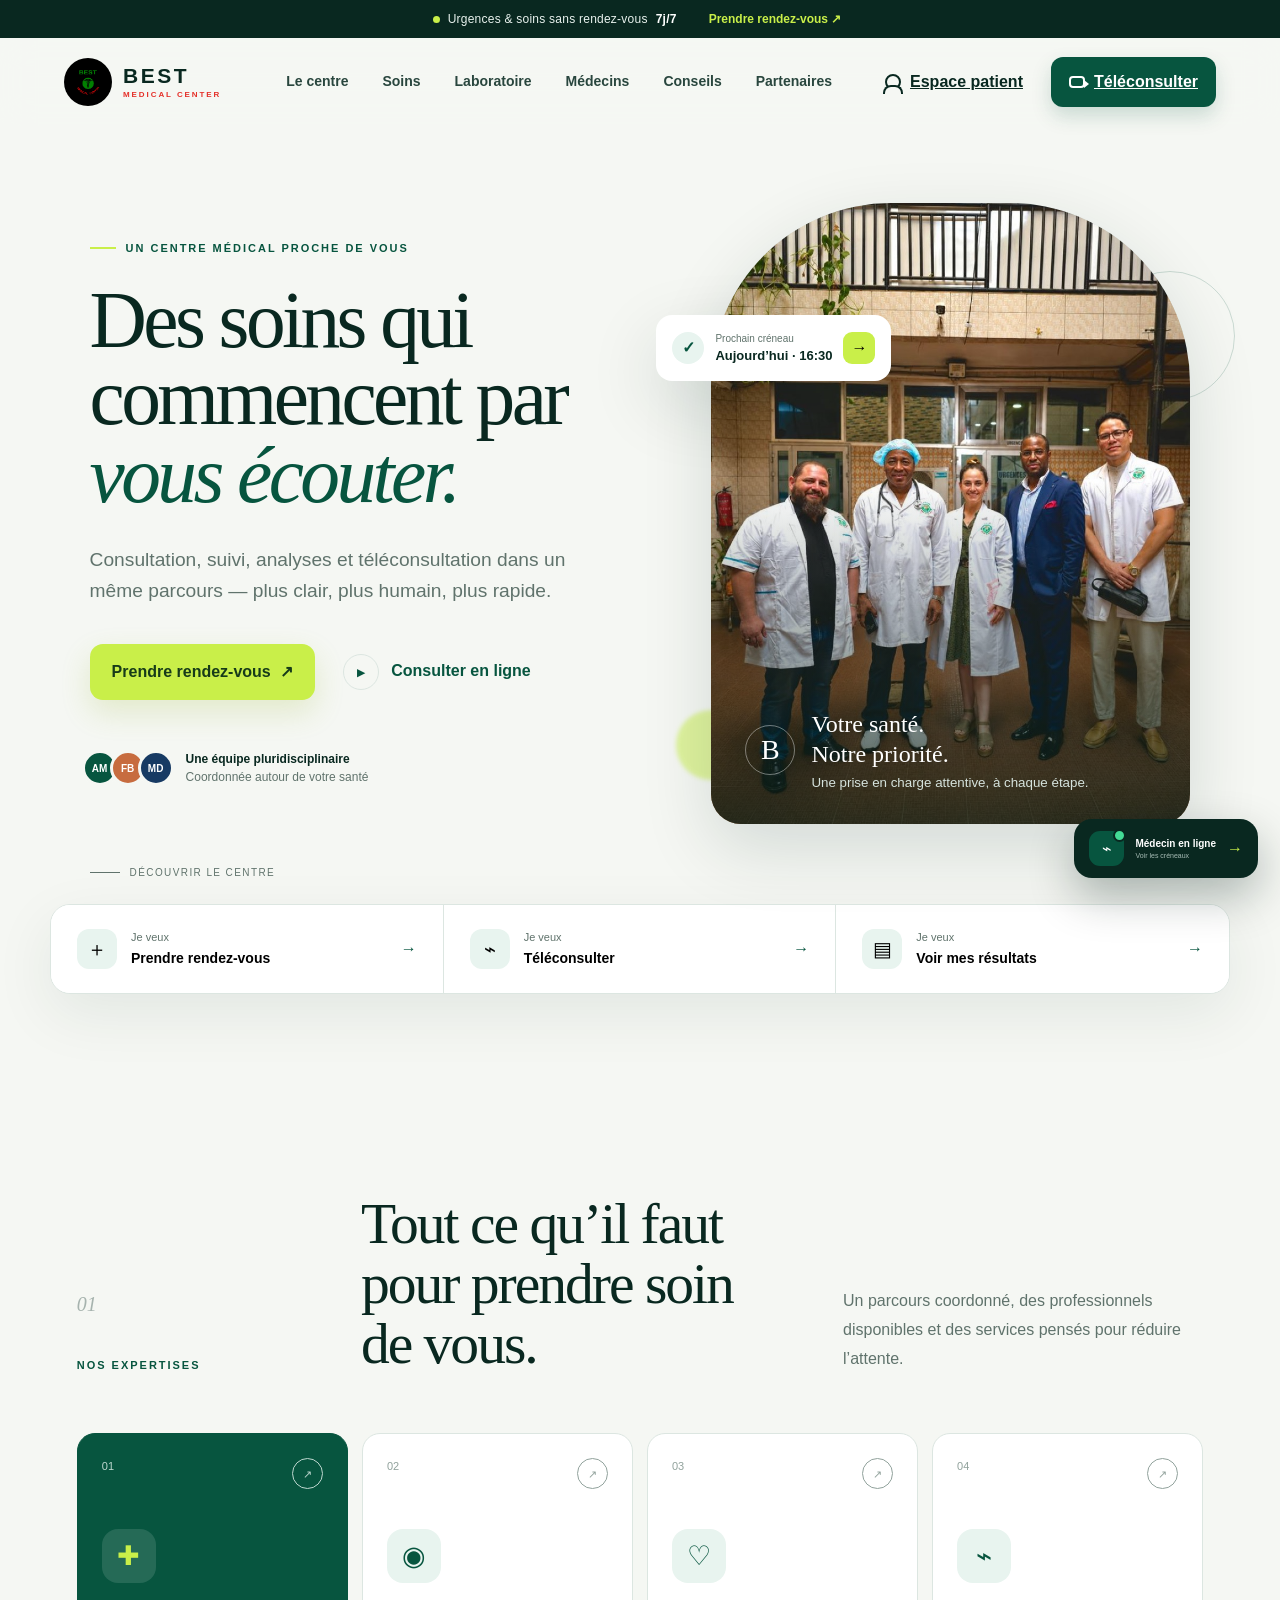
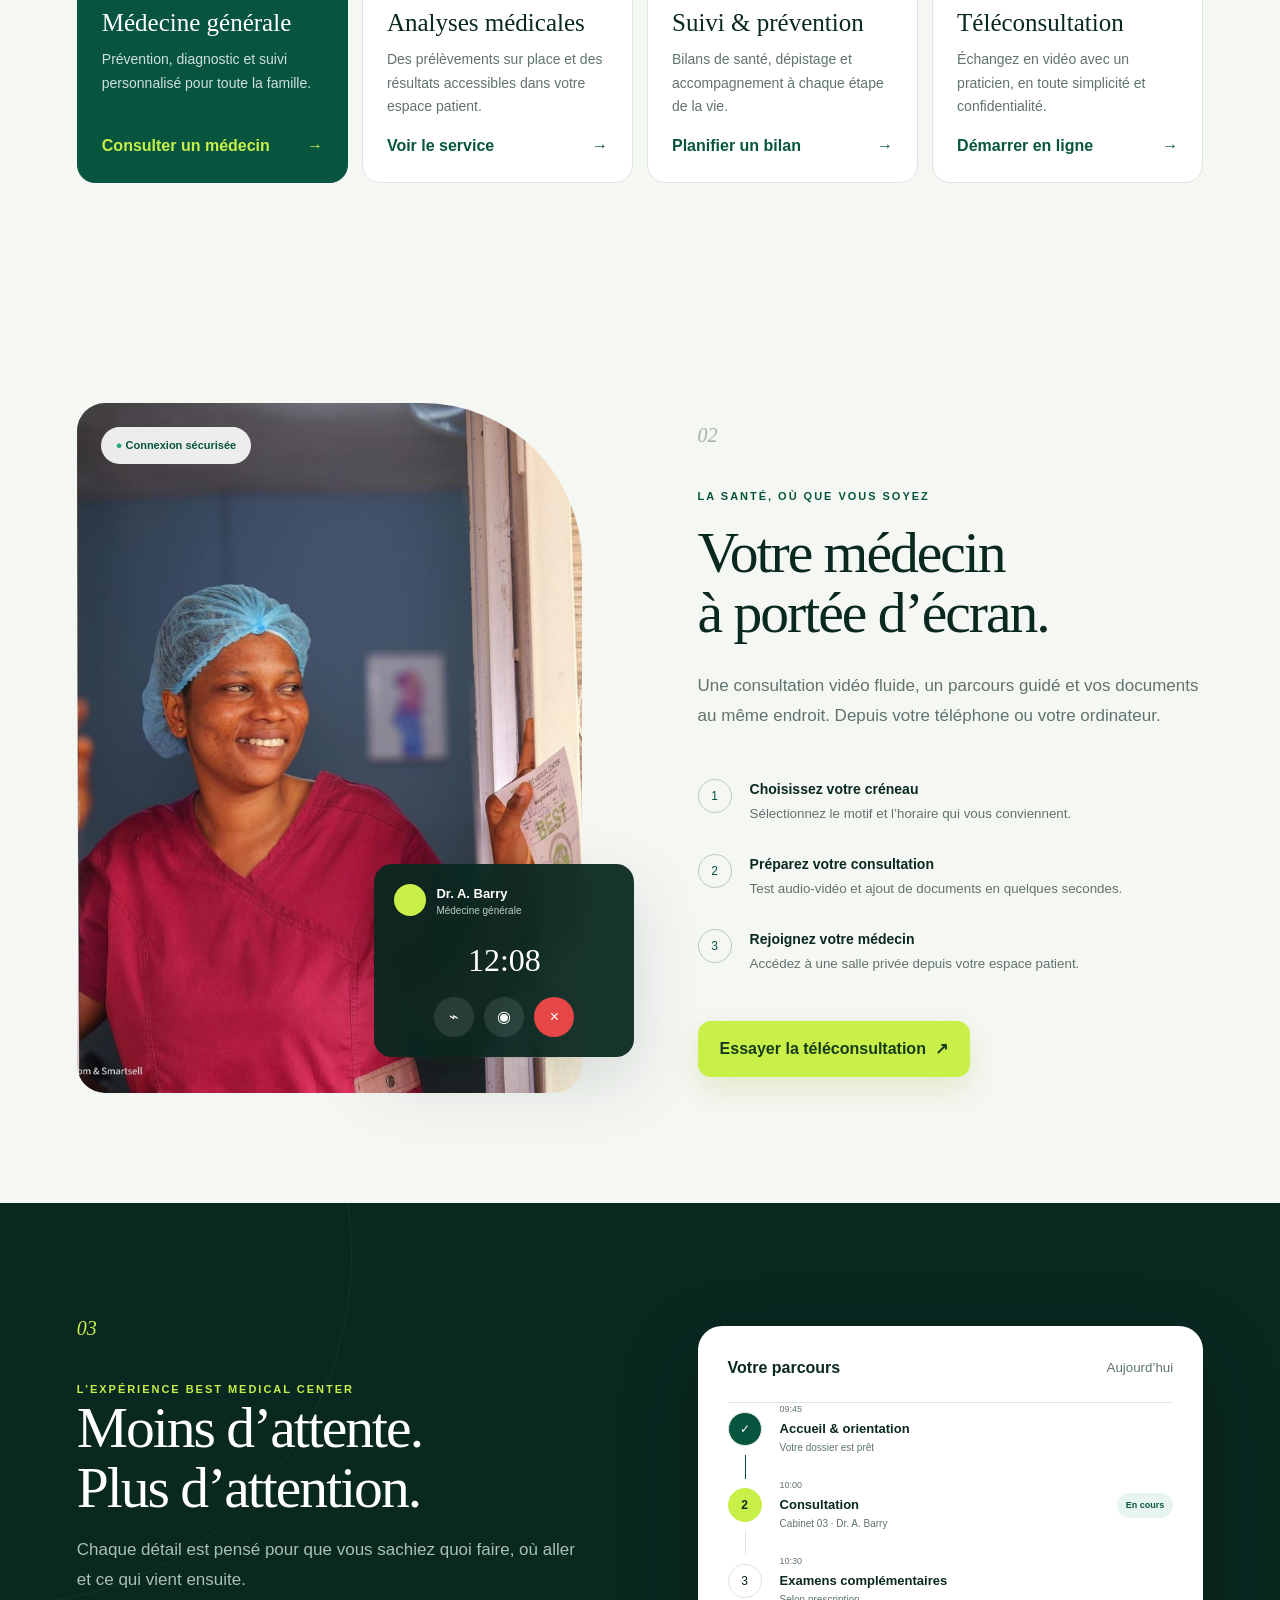
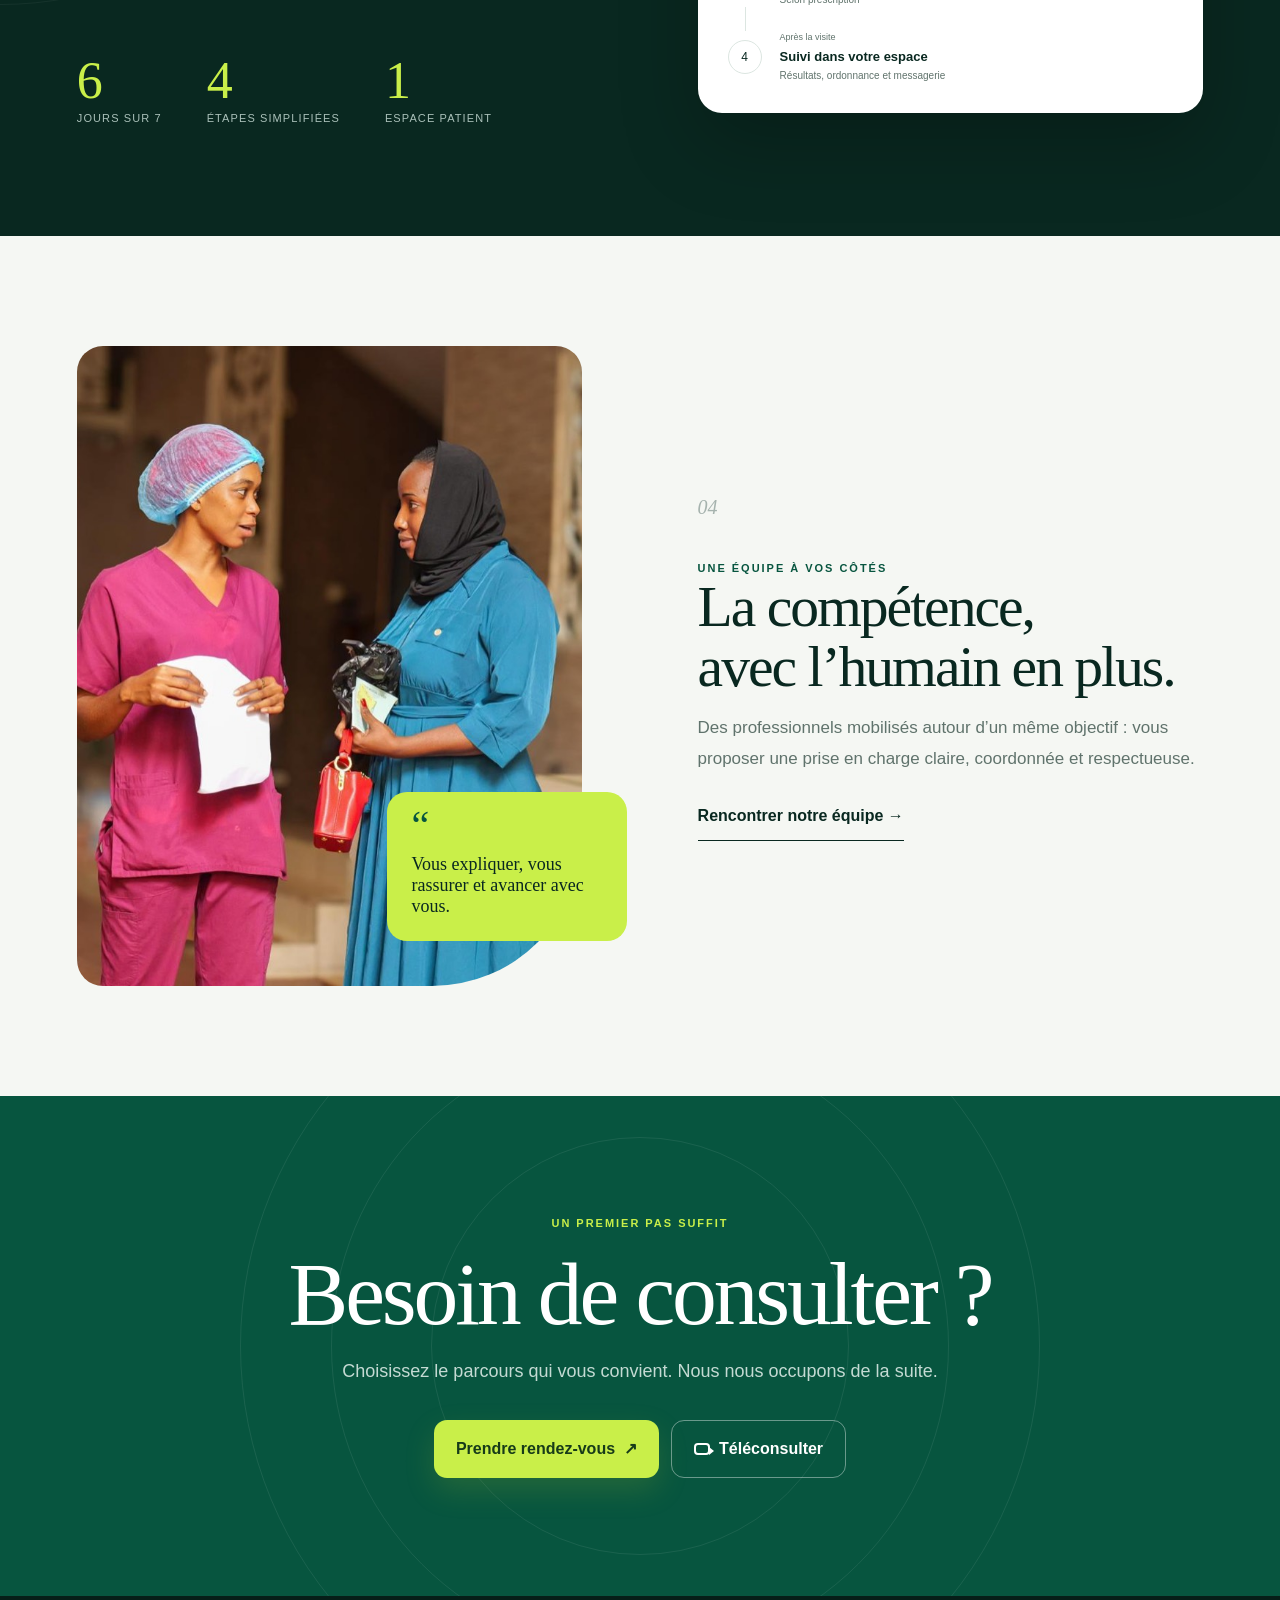
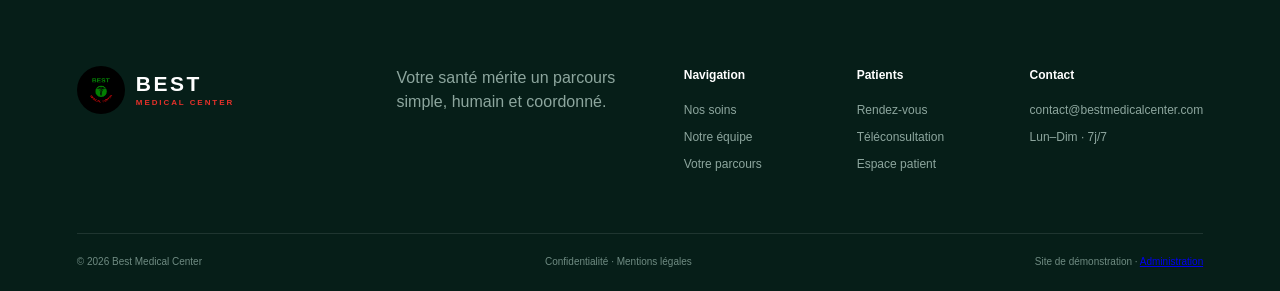
<file: index.html>
<!doctype html>
<html lang="fr">
<head>
  <meta charset="utf-8">
  <meta name="viewport" content="width=device-width,initial-scale=1">
  <meta name="theme-color" content="#07553f">
  <meta name="description" content="Best Medical Center — consultations, analyses médicales et téléconsultation, avec un parcours de soins simple et humain.">
  <title>Best Medical Center — Votre santé, simplement</title>
  <link rel="icon" type="image/svg+xml" href="data:image/svg+xml,%3Csvg xmlns='http://www.w3.org/2000/svg' viewBox='0 0 64 64'%3E%3Crect width='64' height='64' rx='18' fill='%2307553f'/%3E%3Cpath d='M17 16h18c9 0 14 4 14 11 0 4-2 7-6 9 5 2 7 5 7 10 0 8-6 12-16 12H17V16zm11 9v8h7c3 0 5-1 5-4s-2-4-5-4h-7zm0 16v9h8c3 0 5-2 5-5s-2-4-5-4h-8z' fill='white'/%3E%3C/svg%3E">
  <link rel="stylesheet" href="styles.css">
</head>
<body>
  <a class="skip-link" href="#main">Aller au contenu</a>
  <div class="notice-bar"><span class="pulse-dot"></span> Urgences & soins sans rendez-vous <strong>7j/7</strong><button class="notice-link" data-action="appointment">Prendre rendez-vous <span>↗</span></button></div>

  <header class="site-header" id="header">
    <a class="brand" href="#accueil" aria-label="Best Medical Center, accueil">
      <span class="brand-logo"><img src="logo.png" alt="Logo Best Medical Center" width="56" height="56"></span>
      <span><strong>BEST</strong><small>MEDICAL CENTER</small></span>
    </a>
    <nav class="desktop-nav" aria-label="Navigation principale">
      <a href="centre.html">Le centre</a><a href="services.html">Soins</a><a href="laboratoire.html">Laboratoire</a><a href="medecins.html">Médecins</a><a href="conseils.html">Conseils</a><a href="partenaires.html">Partenaires</a>
    </nav>
    <div class="header-actions">
      <a class="btn btn-ghost desktop-only" href="patient.html"><span class="icon-user"></span>Espace patient</a>
      <a class="btn btn-primary" href="teleconsultation.html"><span class="video-icon"></span>Téléconsulter</a>
      <button class="menu-toggle" aria-label="Ouvrir le menu" aria-expanded="false"><i></i><i></i></button>
    </div>
    <div class="mobile-menu" aria-hidden="true">
      <a href="centre.html">Le centre</a><a href="services.html">Soins</a><a href="laboratoire.html">Laboratoire</a><a href="medecins.html">Médecins</a><a href="conseils.html">Conseils</a><a href="partenaires.html">Partenaires</a>
      <a class="btn btn-ghost" href="patient.html">Espace patient</a>
    </div>
  </header>

  <main id="main">
    <section class="hero" id="accueil">
      <div class="hero-copy reveal">
        <div class="eyebrow"><span></span> Un centre médical proche de vous</div>
        <h1>Des soins qui commencent par <em>vous écouter.</em></h1>
        <p class="hero-lede">Consultation, suivi, analyses et téléconsultation dans un même parcours — plus clair, plus humain, plus rapide.</p>
        <div class="hero-actions">
          <button class="btn btn-accent btn-large" data-action="appointment">Prendre rendez-vous <span>↗</span></button>
          <button class="text-link" data-action="teleconsult"><span class="play">▶</span> Consulter en ligne</button>
        </div>
        <div class="trust-row">
          <div class="avatars"><span>AM</span><span>FB</span><span>MD</span></div>
          <p><strong>Une équipe pluridisciplinaire</strong><br><span>Coordonnée autour de votre santé</span></p>
        </div>
      </div>
      <div class="hero-visual reveal delay-1">
        <div class="hero-photo-wrap">
          <img src="equipe-medicale.jpg" alt="L’équipe médicale de Best Medical Center" width="810" height="1080">
          <div class="photo-scrim"></div>
          <div class="hero-caption"><span class="caption-mark">B</span><p><strong>Votre santé.<br>Notre priorité.</strong><small>Une prise en charge attentive, à chaque étape.</small></p></div>
        </div>
        <div class="availability-card floating-card">
          <span class="status-icon">✓</span><div><small>Prochain créneau</small><strong>Aujourd’hui · 16:30</strong></div><button data-action="appointment" aria-label="Réserver le prochain créneau">→</button>
        </div>
        <div class="orbit orbit-a"></div><div class="orbit orbit-b"></div>
      </div>
      <div class="scroll-cue"><span></span>Découvrir le centre</div>
    </section>

    <section class="quick-access" aria-label="Accès rapides">
      <button data-action="appointment"><span class="qa-icon">＋</span><span><small>Je veux</small><strong>Prendre rendez-vous</strong></span><b>→</b></button>
      <button data-action="teleconsult"><span class="qa-icon">⌁</span><span><small>Je veux</small><strong>Téléconsulter</strong></span><b>→</b></button>
      <button data-action="dashboard"><span class="qa-icon">▤</span><span><small>Je veux</small><strong>Voir mes résultats</strong></span><b>→</b></button>
    </section>

    <section class="care-section section" id="expertises">
      <div class="section-heading reveal">
        <div><span class="section-index">01</span><p class="kicker">Nos expertises</p></div>
        <h2>Tout ce qu’il faut<br>pour prendre soin de vous.</h2>
        <p>Un parcours coordonné, des professionnels disponibles et des services pensés pour réduire l’attente.</p>
      </div>
      <div class="service-grid">
        <article class="service-card service-featured reveal">
          <div class="service-top"><span>01</span><i>↗</i></div><div class="service-icon">✚</div>
          <h3>Médecine générale</h3><p>Prévention, diagnostic et suivi personnalisé pour toute la famille.</p><button data-action="appointment">Consulter un médecin <span>→</span></button>
        </article>
        <article class="service-card reveal delay-1"><div class="service-top"><span>02</span><i>↗</i></div><div class="service-icon">◉</div><h3>Analyses médicales</h3><p>Des prélèvements sur place et des résultats accessibles dans votre espace patient.</p><button data-action="dashboard">Voir le service <span>→</span></button></article>
        <article class="service-card reveal delay-2"><div class="service-top"><span>03</span><i>↗</i></div><div class="service-icon">♡</div><h3>Suivi & prévention</h3><p>Bilans de santé, dépistage et accompagnement à chaque étape de la vie.</p><button data-action="appointment">Planifier un bilan <span>→</span></button></article>
        <article class="service-card reveal delay-3"><div class="service-top"><span>04</span><i>↗</i></div><div class="service-icon">⌁</div><h3>Téléconsultation</h3><p>Échangez en vidéo avec un praticien, en toute simplicité et confidentialité.</p><button data-action="teleconsult">Démarrer en ligne <span>→</span></button></article>
      </div>
    </section>

    <section class="tele-section section" id="teleconsultation">
      <div class="tele-visual reveal">
        <div class="tele-photo"><img src="accueil-soignante.jpg" alt="Professionnelle de santé de Best Medical Center" loading="lazy"><span class="secure-pill">● Connexion sécurisée</span></div>
        <div class="call-ui">
          <div><span></span><b>Dr. A. Barry</b><small>Médecine générale</small></div>
          <p class="call-time">12:08</p>
          <div class="call-actions"><i>⌁</i><i>◉</i><i class="hangup">×</i></div>
        </div>
      </div>
      <div class="tele-copy reveal delay-1">
        <span class="section-index">02</span><p class="kicker">La santé, où que vous soyez</p>
        <h2>Votre médecin<br>à portée d’écran.</h2>
        <p>Une consultation vidéo fluide, un parcours guidé et vos documents au même endroit. Depuis votre téléphone ou votre ordinateur.</p>
        <ol class="steps">
          <li><span>1</span><div><strong>Choisissez votre créneau</strong><small>Sélectionnez le motif et l’horaire qui vous conviennent.</small></div></li>
          <li><span>2</span><div><strong>Préparez votre consultation</strong><small>Test audio-vidéo et ajout de documents en quelques secondes.</small></div></li>
          <li><span>3</span><div><strong>Rejoignez votre médecin</strong><small>Accédez à une salle privée depuis votre espace patient.</small></div></li>
        </ol>
        <button class="btn btn-accent btn-large" data-action="teleconsult">Essayer la téléconsultation <span>↗</span></button>
      </div>
    </section>

    <section class="experience section" id="parcours">
      <div class="experience-copy reveal">
        <span class="section-index light">03</span><p class="kicker light">L’expérience Best Medical Center</p>
        <h2>Moins d’attente.<br>Plus d’attention.</h2>
        <p>Chaque détail est pensé pour que vous sachiez quoi faire, où aller et ce qui vient ensuite.</p>
        <div class="stats"><div><strong data-count="7">0</strong><span>jours sur 7</span></div><div><strong data-count="4">0</strong><span>étapes simplifiées</span></div><div><strong data-count="1">0</strong><span>espace patient</span></div></div>
      </div>
      <div class="journey-card reveal delay-1">
        <div class="journey-head"><span>Votre parcours</span><small>Aujourd’hui</small></div>
        <div class="journey-item done"><i>✓</i><div><small>09:45</small><strong>Accueil & orientation</strong><p>Votre dossier est prêt</p></div></div>
        <div class="journey-line"></div>
        <div class="journey-item current"><i>2</i><div><small>10:00</small><strong>Consultation</strong><p>Cabinet 03 · Dr. A. Barry</p></div><b>En cours</b></div>
        <div class="journey-line muted"></div>
        <div class="journey-item"><i>3</i><div><small>10:30</small><strong>Examens complémentaires</strong><p>Selon prescription</p></div></div>
        <div class="journey-line muted"></div>
        <div class="journey-item"><i>4</i><div><small>Après la visite</small><strong>Suivi dans votre espace</strong><p>Résultats, ordonnance et messagerie</p></div></div>
      </div>
    </section>

    <section class="team-section section" id="equipe">
      <div class="team-image reveal"><img src="accompagnement-patiente.jpg" alt="Accompagnement d’une patiente par l’équipe soignante" loading="lazy"><div class="quote-card"><span>“</span><p>Vous expliquer, vous rassurer et avancer avec vous.</p></div></div>
      <div class="team-copy reveal delay-1"><span class="section-index">04</span><p class="kicker">Une équipe à vos côtés</p><h2>La compétence,<br>avec l’humain en plus.</h2><p>Des professionnels mobilisés autour d’un même objectif : vous proposer une prise en charge claire, coordonnée et respectueuse.</p><button class="text-link dark" data-action="appointment">Rencontrer notre équipe <span>→</span></button></div>
    </section>

    <section class="cta-section section" id="contact">
      <div class="cta-orb"></div>
      <div class="cta-content reveal"><p class="kicker light">Un premier pas suffit</p><h2>Besoin de consulter ?</h2><p>Choisissez le parcours qui vous convient. Nous nous occupons de la suite.</p><div><button class="btn btn-accent btn-large" data-action="appointment">Prendre rendez-vous <span>↗</span></button><button class="btn btn-outline-light btn-large" data-action="teleconsult"><span class="video-icon"></span>Téléconsulter</button></div></div>
    </section>
  </main>

  <footer>
    <div class="footer-main"><a class="brand footer-brand" href="#accueil"><span class="brand-logo"><img src="logo.png" alt="" width="56" height="56"></span><span><strong>BEST</strong><small>MEDICAL CENTER</small></span></a><p>Votre santé mérite un parcours simple, humain et coordonné.</p><div class="footer-links"><div><strong>Navigation</strong><a href="#expertises">Nos soins</a><a href="#equipe">Notre équipe</a><a href="#parcours">Votre parcours</a></div><div><strong>Patients</strong><button data-action="appointment">Rendez-vous</button><button data-action="teleconsult">Téléconsultation</button><button data-action="dashboard">Espace patient</button></div><div><strong>Contact</strong><a href="mailto:contact@bestmedicalcenter.com">contact@bestmedicalcenter.com</a><span>Lun–Dim · 7j/7</span></div></div></div>
    <div class="footer-bottom"><span>© 2026 Best Medical Center</span><span>Confidentialité · Mentions légales</span><span>Site de démonstration · <a href="admin.html">Administration</a></span></div>
  </footer>

  <div class="modal" id="appointmentModal" role="dialog" aria-modal="true" aria-labelledby="appointmentTitle" hidden>
    <div class="modal-backdrop" data-close></div><div class="modal-panel appointment-panel"><button class="modal-close" data-close aria-label="Fermer">×</button><div class="modal-progress"><span class="active"></span><span></span><span></span></div>
      <div class="booking-step active" data-step="1"><p class="kicker">Prendre rendez-vous</p><h2 id="appointmentTitle">Quel soin recherchez-vous ?</h2><p class="muted">Choisissez un motif pour voir les disponibilités.</p><div class="choice-grid"><button class="choice" data-booking="Médecine générale"><i>✚</i><span><strong>Médecine générale</strong><small>Consultation ou suivi</small></span><b>→</b></button><button class="choice" data-booking="Bilan de santé"><i>♡</i><span><strong>Bilan de santé</strong><small>Prévention personnalisée</small></span><b>→</b></button><button class="choice" data-booking="Analyses médicales"><i>◉</i><span><strong>Analyses médicales</strong><small>Prélèvement au centre</small></span><b>→</b></button><button class="choice" data-booking="Téléconsultation"><i>⌁</i><span><strong>Téléconsultation</strong><small>Consultation vidéo</small></span><b>→</b></button></div></div>
      <div class="booking-step" data-step="2"><button class="back-step">← Retour</button><p class="kicker">Votre créneau</p><h2>Quand êtes-vous disponible ?</h2><div class="date-row"><button class="date active"><small>Aujourd’hui</small><b>28</b><span>Sept.</span></button><button class="date"><small>Demain</small><b>29</b><span>Sept.</span></button><button class="date"><small>Mardi</small><b>30</b><span>Sept.</span></button><button class="date"><small>Mercredi</small><b>01</b><span>Oct.</span></button></div><h3>Créneaux disponibles</h3><div class="time-grid"><button>09:30</button><button>10:15</button><button>11:45</button><button>14:00</button><button>15:30</button><button>16:30</button></div><button class="btn btn-primary btn-full confirm-time" disabled>Continuer</button></div>
      <div class="booking-step" data-step="3"><div class="success-mark">✓</div><p class="kicker">Rendez-vous réservé</p><h2>C’est noté !</h2><p class="muted booking-summary"></p><div class="confirmation-card"><span>Un rappel sera envoyé avant votre rendez-vous.</span><b>✓</b></div><button class="btn btn-primary btn-full" data-close>Terminer</button></div>
    </div>
  </div>

  <div class="modal" id="dashboardModal" role="dialog" aria-modal="true" aria-labelledby="dashboardTitle" hidden>
    <div class="dashboard-shell">
      <aside class="dash-sidebar"><div class="dash-brand"><img src="logo.png" alt="Best Medical Center"><strong>BEST</strong></div><nav><button class="active" data-dash="overview">⌂ <span>Vue d’ensemble</span></button><button data-dash="appointments">▣ <span>Rendez-vous</span></button><button data-dash="documents">▤ <span>Mes documents</span><b>3</b></button><button data-dash="messages">◌ <span>Messagerie</span><b>1</b></button></nav><div class="dash-help"><span>?</span><strong>Besoin d’aide ?</strong><small>Notre équipe vous répond.</small><button>Nous contacter</button></div><button class="dash-logout" data-close>← Quitter la démo</button></aside>
      <section class="dash-main"><header class="dash-header"><button class="dash-menu" aria-label="Menu">☰</button><div><p>Bonjour, Mariama</p><small>Dimanche 28 septembre 2026</small></div><div class="dash-user"><button aria-label="Notifications">♢<i></i></button><span>MK</span><div><strong>Mariama K.</strong><small>Patiente</small></div><button class="modal-close dash-close" data-close aria-label="Fermer">×</button></div></header>
        <div class="dash-content" id="dashboardContent"><div class="dash-title"><div><p class="kicker">Mon espace santé</p><h2 id="dashboardTitle">Vue d’ensemble</h2></div><button class="btn btn-primary" data-action="appointment">＋ Nouveau rendez-vous</button></div>
          <div class="dash-grid"><article class="next-card"><div class="card-heading"><span>Prochain rendez-vous</span><button>•••</button></div><div class="doctor-row"><div class="doctor-avatar">AB</div><div><h3>Dr. A. Barry</h3><p>Médecine générale</p></div><span class="tag-video">⌁ Vidéo</span></div><div class="appt-details"><div><small>Date</small><strong>Demain, 29 sept.</strong></div><div><small>Heure</small><strong>10:30 · 30 min</strong></div></div><button class="btn btn-accent btn-full" data-action="teleconsult">Rejoindre la consultation <span>→</span></button><small class="available-note"><i></i> La salle ouvre 10 minutes avant</small></article>
            <article class="health-card"><div class="card-heading"><span>Mon suivi</span><button>Voir le détail</button></div><div class="health-score"><div><svg viewBox="0 0 100 100"><circle cx="50" cy="50" r="42"></circle><circle class="progress" cx="50" cy="50" r="42"></circle></svg><strong>82<small>%</small></strong></div><p><strong>Votre suivi est à jour</strong><small>Prochain contrôle conseillé dans 3 mois.</small></p></div><div class="mini-metrics"><div><span>♡</span><p><small>Tension</small><strong>12/8</strong></p></div><div><span>⌁</span><p><small>Dernier bilan</small><strong>18 sept.</strong></p></div></div></article>
            <article class="activity-card"><div class="card-heading"><span>Activité récente</span><button>Tout voir</button></div><ul><li><i class="green">▤</i><div><strong>Résultats disponibles</strong><p>Bilan sanguin · 3 documents</p></div><small>Hier</small></li><li><i class="blue">✓</i><div><strong>Rendez-vous confirmé</strong><p>Dr. A. Barry · Téléconsultation</p></div><small>26 sept.</small></li><li><i class="orange">✚</i><div><strong>Ordonnance ajoutée</strong><p>Consultation générale</p></div><small>18 sept.</small></li></ul></article>
          </div>
        </div>
      </section>
    </div>
  </div>

  <div class="modal" id="teleModal" role="dialog" aria-modal="true" aria-labelledby="teleTitle" hidden>
    <div class="modal-backdrop" data-close></div><div class="modal-panel tele-panel"><button class="modal-close" data-close aria-label="Fermer">×</button>
      <div class="preflight active" data-tele-step="preflight"><p class="kicker">Téléconsultation sécurisée</p><h2 id="teleTitle">Vérifions votre équipement.</h2><p class="muted">Cette démo simule la connexion. Aucun flux audio ou vidéo n’est enregistré.</p><div class="video-preview"><video autoplay muted playsinline></video><div class="camera-placeholder"><span>MK</span><p>Caméra désactivée</p></div><div class="preview-controls"><button data-device="mic" class="active" aria-label="Microphone">◉</button><button data-device="camera" aria-label="Caméra">▣</button></div></div><div class="device-checks"><div><span class="check good">✓</span><p><strong>Connexion internet</strong><small>Stable · excellente qualité</small></p></div><div><span class="check good">✓</span><p><strong>Microphone</strong><small>Prêt</small></p></div><div><span class="check pending">•</span><p><strong>Caméra</strong><small>Optionnelle</small></p></div></div><button class="btn btn-accent btn-full join-call">Rejoindre la salle d’attente <span>→</span></button><p class="privacy">🔒 Échange chiffré · Vos données restent confidentielles</p></div>
      <div class="call-room" data-tele-step="room"><div class="call-stage"><div class="remote-video"><div class="doctor-placeholder"><span>AB</span><h3>Dr. A. Barry</h3><p>Connexion du médecin…</p></div><div class="connection-status"><i></i> Connecté · HD</div><div class="call-duration">00:00</div></div><div class="local-video"><span>MK</span><small>Vous</small></div></div><div class="room-bar"><div><strong>Téléconsultation</strong><small>Salle privée · Démo</small></div><div class="room-controls"><button class="active" data-device="mic">◉<span>Micro</span></button><button data-device="camera">▣<span>Caméra</span></button><button>▤<span>Documents</span></button><button>◌<span>Message</span></button><button class="end-call">×<span>Quitter</span></button></div><button class="room-info">ⓘ</button></div></div>
      <div class="call-ended" data-tele-step="ended"><div class="success-mark">✓</div><p class="kicker">Téléconsultation terminée</p><h2>Merci, Mariama.</h2><p class="muted">Le compte rendu et l’ordonnance seront disponibles dans votre espace patient.</p><div class="rating"><span>Comment s’est passée la consultation ?</span><div><button>★</button><button>★</button><button>★</button><button>★</button><button>★</button></div></div><button class="btn btn-primary btn-full" data-close>Retour à l’accueil</button></div>
    </div>
  </div>

  <div class="toast" role="status" aria-live="polite"></div>
  <script src="app.js"></script>
</body>
</html>
</file>
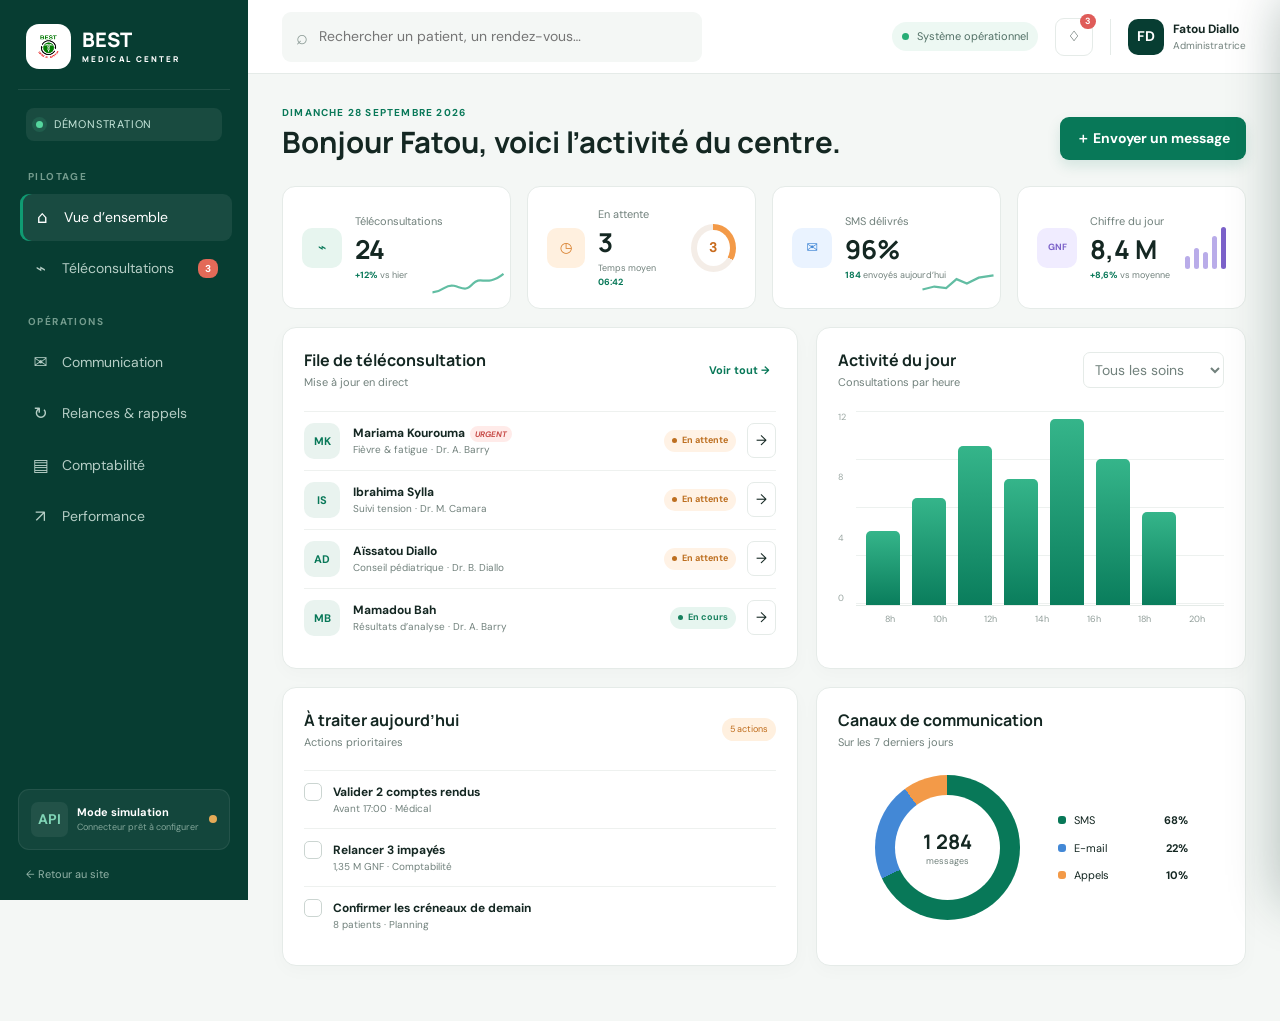
<file: admin.html>
<!doctype html>
<html lang="fr">
<head>
  <meta charset="utf-8">
  <meta name="viewport" content="width=device-width,initial-scale=1">
  <meta name="theme-color" content="#073d32">
  <meta name="description" content="Démonstration du centre de pilotage Best Medical Center.">
  <title>Administration — Best Medical Center</title>
  <link rel="stylesheet" href="admin.css">
</head>
<body>
  <a class="skip" href="#adminMain">Aller au contenu</a>
  <aside class="admin-side" id="adminSide">
    <a class="admin-brand" href="index.html" aria-label="Retour au site Best Medical Center">
      <span><img src="logo.png" alt="" width="45" height="45"></span>
      <strong>BEST<small>MEDICAL CENTER</small></strong>
    </a>
    <div class="demo-label"><i></i> Démonstration</div>
    <nav aria-label="Navigation d’administration">
      <p>Pilotage</p>
      <button class="active" data-admin-view="overview"><i>⌂</i><span>Vue d’ensemble</span></button>
      <button data-admin-view="teleconsult"><i>⌁</i><span>Téléconsultations</span><b id="waitingBadge">3</b></button>
      <p>Opérations</p>
      <button data-admin-view="communication"><i>✉</i><span>Communication</span></button>
      <button data-admin-view="reminders"><i>↻</i><span>Relances & rappels</span></button>
      <button data-admin-view="accounting"><i>▤</i><span>Comptabilité</span></button>
      <button data-admin-view="performance"><i>↗</i><span>Performance</span></button>
    </nav>
    <div class="api-card"><span>API</span><div><strong>Mode simulation</strong><small>Connecteur prêt à configurer</small></div><i></i></div>
    <a class="back-site" href="index.html">← Retour au site</a>
  </aside>

  <main class="admin-main" id="adminMain">
    <header class="admin-topbar">
      <button class="menu-admin" aria-label="Ouvrir le menu" aria-expanded="false">☰</button>
      <label class="global-search"><span>⌕</span><input type="search" placeholder="Rechercher un patient, un rendez-vous…" aria-label="Rechercher"></label>
      <div class="top-actions"><span class="live-status"><i></i> Système opérationnel</span><button class="icon-button" aria-label="Notifications">♢<b>3</b></button><div class="admin-user"><span>FD</span><div><strong>Fatou Diallo</strong><small>Administratrice</small></div></div></div>
    </header>

    <div class="admin-content">
      <section class="admin-panel active" data-admin-panel="overview">
        <div class="page-head"><div><p>Dimanche 28 septembre 2026</p><h1>Bonjour Fatou, voici l’activité du centre.</h1></div><button class="primary" data-compose>＋ Envoyer un message</button></div>
        <div class="kpi-grid">
          <article><span class="kpi-icon green">⌁</span><div><small>Téléconsultations</small><strong>24</strong><em><b>+12%</b> vs hier</em></div><svg viewBox="0 0 100 34" aria-hidden="true"><path d="M2 29C18 28 19 17 31 20S47 28 57 17 75 22 98 4"/></svg></article>
          <article><span class="kpi-icon orange">◷</span><div><small>En attente</small><strong id="overviewWaiting">3</strong><em>Temps moyen <b>06:42</b></em></div><div class="mini-ring"><b>3</b></div></article>
          <article><span class="kpi-icon blue">✉</span><div><small>SMS délivrés</small><strong id="smsDelivered">96%</strong><em><b>184</b> envoyés aujourd’hui</em></div><svg viewBox="0 0 100 34" aria-hidden="true"><path d="M2 25L18 21 34 23 48 11 62 17 78 9 98 6"/></svg></article>
          <article><span class="kpi-icon purple">GNF</span><div><small>Chiffre du jour</small><strong>8,4 M</strong><em><b>+8,6%</b> vs moyenne</em></div><div class="money-bars"><i></i><i></i><i></i><i></i><i></i></div></article>
        </div>

        <div class="overview-layout">
          <article class="card live-queue"><div class="card-head"><div><h2>File de téléconsultation</h2><p>Mise à jour en direct</p></div><button class="text-button" data-jump="teleconsult">Voir tout →</button></div><div id="overviewQueue"></div></article>
          <article class="card day-activity"><div class="card-head"><div><h2>Activité du jour</h2><p>Consultations par heure</p></div><select aria-label="Type d’activité"><option>Tous les soins</option><option>Téléconsultation</option></select></div><div class="chart-wrap"><div class="chart-y"><span>12</span><span>8</span><span>4</span><span>0</span></div><div class="bar-chart" aria-label="Graphique d’activité"><i style="--h:38%"><b>3</b></i><i style="--h:55%"><b>5</b></i><i style="--h:82%"><b>9</b></i><i style="--h:65%"><b>7</b></i><i style="--h:96%"><b>11</b></i><i style="--h:75%"><b>8</b></i><i style="--h:48%"><b>4</b></i></div></div><div class="chart-labels"><span>8h</span><span>10h</span><span>12h</span><span>14h</span><span>16h</span><span>18h</span><span>20h</span></div></article>
          <article class="card tasks-card"><div class="card-head"><div><h2>À traiter aujourd’hui</h2><p>Actions prioritaires</p></div><span class="pill-orange">5 actions</span></div><label><input type="checkbox"><i></i><span><strong>Valider 2 comptes rendus</strong><small>Avant 17:00 · Médical</small></span></label><label><input type="checkbox"><i></i><span><strong>Relancer 3 impayés</strong><small>1,35 M GNF · Comptabilité</small></span></label><label><input type="checkbox"><i></i><span><strong>Confirmer les créneaux de demain</strong><small>8 patients · Planning</small></span></label></article>
          <article class="card channel-card"><div class="card-head"><div><h2>Canaux de communication</h2><p>Sur les 7 derniers jours</p></div></div><div class="channel-body"><div class="donut"><span><strong>1 284</strong><small>messages</small></span></div><div class="legend"><p><i class="sms"></i><span>SMS</span><strong>68%</strong></p><p><i class="mail"></i><span>E-mail</span><strong>22%</strong></p><p><i class="call"></i><span>Appels</span><strong>10%</strong></p></div></div></article>
        </div>
      </section>

      <section class="admin-panel" data-admin-panel="teleconsult">
        <div class="page-head"><div><p>Centre de contrôle</p><h1>Téléconsultations</h1><span>Supervisez les patients, les médecins et les salles vidéo.</span></div><button class="primary" id="addUrgent">＋ Ajouter une urgence</button></div>
        <div class="tele-summary"><article><small>En attente</small><strong id="waitingCount">3</strong><span class="up">+1 depuis 10 min</span></article><article><small>En consultation</small><strong id="activeCount">2</strong><span>4 salles disponibles</span></article><article><small>Terminées aujourd’hui</small><strong id="doneCount">19</strong><span class="up">92% à l’heure</span></article><article><small>Temps d’attente moyen</small><strong>06:42</strong><span class="down">−1:18 cette semaine</span></article></div>
        <article class="card queue-table-card"><div class="table-toolbar"><div class="filter-tabs"><button class="active" data-queue-filter="all">Toutes <b id="allCount">6</b></button><button data-queue-filter="waiting">En attente</button><button data-queue-filter="active">En cours</button><button data-queue-filter="done">Terminées</button></div><label><span>⌕</span><input id="queueSearch" type="search" placeholder="Rechercher…"></label></div><div class="table-scroll"><table><thead><tr><th>Patient</th><th>Motif</th><th>Praticien</th><th>Heure</th><th>Statut</th><th></th></tr></thead><tbody id="queueTable"></tbody></table></div></article>
      </section>

      <section class="admin-panel" data-admin-panel="communication">
        <div class="page-head"><div><p>Relation patient</p><h1>Communication</h1><span>Centralisez les messages et gardez une trace de chaque échange.</span></div><button class="primary" data-compose>✉ Nouveau SMS</button></div>
        <div class="comm-metrics"><article><span>✉</span><div><strong id="sentTotal">1 284</strong><small>messages ce mois</small></div></article><article><span>✓</span><div><strong>96,4%</strong><small>taux de délivrance</small></div></article><article><span>↗</span><div><strong>31%</strong><small>taux de réponse</small></div></article><article><span>GNF</span><div><strong>185 200</strong><small>budget SMS estimé</small></div></article></div>
        <div class="comm-layout"><article class="card"><div class="card-head"><div><h2>Messages récents</h2><p>Historique multicanal</p></div><div class="segmented"><button class="active">Tous</button><button>SMS</button><button>E-mail</button></div></div><div id="messageLog" class="message-log"></div></article><article class="card templates"><div class="card-head"><div><h2>Modèles rapides</h2><p>Prêts à personnaliser</p></div></div><button data-template="reminder"><i>◷</i><span><strong>Rappel de rendez-vous</strong><small>Utilisé 86 fois</small></span><b>→</b></button><button data-template="followup"><i>↻</i><span><strong>Suivi après consultation</strong><small>Utilisé 54 fois</small></span><b>→</b></button><button data-template="results"><i>▤</i><span><strong>Résultats disponibles</strong><small>Utilisé 41 fois</small></span><b>→</b></button><button data-template="payment"><i>GNF</i><span><strong>Rappel de paiement</strong><small>Utilisé 19 fois</small></span><b>→</b></button></article></div>
      </section>

      <section class="admin-panel" data-admin-panel="reminders">
        <div class="page-head"><div><p>Automatisation</p><h1>Relances & rappels</h1><span>Réduisez les absences grâce à des scénarios automatiques.</span></div><button class="primary" id="runReminders">▶ Lancer les rappels</button></div>
        <div class="automation-banner"><span>✦</span><div><strong>18 rendez-vous sont prévus demain</strong><p>16 patients ont un numéro valide · 2 dossiers sont à vérifier.</p></div><button data-jump="communication">Préparer un message →</button></div>
        <div class="rules-grid"><article class="card rule" data-rule="j1"><div class="rule-top"><span class="rule-icon">J−1</span><label class="switch"><input type="checkbox" checked><i></i></label></div><h2>Rappel la veille</h2><p>Envoyer un SMS 24 heures avant le rendez-vous.</p><div><span>Canal <b>SMS</b></span><span>Audience <b>Tous</b></span></div><small>Dernier envoi : aujourd’hui, 09:00</small></article><article class="card rule" data-rule="h2"><div class="rule-top"><span class="rule-icon">H−2</span><label class="switch"><input type="checkbox" checked><i></i></label></div><h2>Lien de téléconsultation</h2><p>Envoyer l’accès sécurisé 2 heures avant le créneau.</p><div><span>Canal <b>SMS + e-mail</b></span><span>Audience <b>Vidéo</b></span></div><small>Prochain envoi : 14:30 · 4 patients</small></article><article class="card rule" data-rule="d2"><div class="rule-top"><span class="rule-icon">J+2</span><label class="switch"><input type="checkbox" checked><i></i></label></div><h2>Suivi post-consultation</h2><p>Demander des nouvelles et proposer une évaluation.</p><div><span>Canal <b>SMS</b></span><span>Audience <b>Consultés</b></span></div><small>12 réponses cette semaine</small></article><article class="card rule" data-rule="unpaid"><div class="rule-top"><span class="rule-icon">J+7</span><label class="switch"><input type="checkbox"><i></i></label></div><h2>Relance des impayés</h2><p>Rappeler les factures restées sans règlement.</p><div><span>Canal <b>SMS</b></span><span>Audience <b>Impayés</b></span></div><small>Désactivé · activation manuelle</small></article></div>
        <article class="card schedule-card"><div class="card-head"><div><h2>Prochains envois</h2><p>Plan d’exécution automatique</p></div></div><div class="schedule-row"><time>14:30</time><i class="blue-dot"></i><span><strong>4 liens de téléconsultation</strong><small>Patients prévus à 16:30</small></span><b>SMS + e-mail</b></div><div class="schedule-row"><time>18:00</time><i class="green-dot"></i><span><strong>18 rappels pour demain</strong><small>Rendez-vous du lundi 29 septembre</small></span><b>SMS</b></div><div class="schedule-row"><time>Demain<br>09:00</time><i class="orange-dot"></i><span><strong>6 suivis post-consultation</strong><small>Consultations du vendredi</small></span><b>SMS</b></div></article>
      </section>

      <section class="admin-panel" data-admin-panel="accounting">
        <div class="page-head"><div><p>Suivi financier</p><h1>Comptabilité</h1><span>Visualisez les encaissements et les paiements à relancer.</span></div><button class="primary" id="exportAccounting">↓ Exporter le rapport</button></div>
        <div class="finance-kpis"><article><small>Encaissé ce mois</small><strong>84,6 M <em>GNF</em></strong><span>+8,6% vs août</span></article><article><small>À encaisser</small><strong id="unpaidAmount">5,85 M <em>GNF</em></strong><span class="warning">7 factures ouvertes</span></article><article><small>Téléconsultations</small><strong>21,4 M <em>GNF</em></strong><span>25,3% du chiffre</span></article><article><small>Panier moyen</small><strong>312 000 <em>GNF</em></strong><span>+14 000 GNF</span></article></div>
        <div class="finance-layout"><article class="card finance-chart"><div class="card-head"><div><h2>Encaissements</h2><p>Six derniers mois</p></div><select><option>Mensuel</option><option>Hebdomadaire</option></select></div><div class="finance-bars"><div><i style="--h:62%"></i><span>Avr.</span></div><div><i style="--h:72%"></i><span>Mai</span></div><div><i style="--h:67%"></i><span>Juin</span></div><div><i style="--h:80%"></i><span>Juil.</span></div><div><i style="--h:76%"></i><span>Août</span></div><div><i class="current" style="--h:94%"><b>84,6 M</b></i><span>Sept.</span></div></div></article><article class="card payment-split"><div class="card-head"><div><h2>Modes de paiement</h2><p>Ce mois</p></div></div><div class="payment-donut"><span><strong>84,6 M</strong><small>GNF</small></span></div><div class="legend"><p><i class="mobile"></i><span>Mobile Money</span><strong>48%</strong></p><p><i class="cash"></i><span>Espèces</span><strong>32%</strong></p><p><i class="insurance"></i><span>Assurances</span><strong>20%</strong></p></div></article></div>
        <article class="card invoice-card"><div class="card-head"><div><h2>Dernières factures</h2><p>Cliquez sur une facture ouverte pour simuler son règlement</p></div></div><div class="table-scroll"><table><thead><tr><th>Facture</th><th>Patient</th><th>Service</th><th>Date</th><th>Montant</th><th>Statut</th></tr></thead><tbody id="invoiceTable"></tbody></table></div></article>
      </section>

      <section class="admin-panel" data-admin-panel="performance">
        <div class="page-head"><div><p>Qualité & pilotage</p><h1>Performance</h1><span>Suivez la qualité de service et la charge des équipes.</span></div><div class="range-picker"><button data-range="7">7 jours</button><button class="active" data-range="30">30 jours</button><button data-range="90">3 mois</button></div></div>
        <div class="score-grid"><article><div class="score-ring"><span><strong id="satisfactionScore">94</strong><small>%</small></span></div><div><small>Satisfaction patient</small><strong>Excellent</strong><span>+2,1 pts</span></div></article><article><span class="score-symbol">◷</span><div><small>Attente moyenne</small><strong id="waitScore">08:24</strong><span>−12% ce mois</span></div></article><article><span class="score-symbol">✓</span><div><small>Rendez-vous honorés</small><strong id="showScore">91,8%</strong><span>+3,4 pts</span></div></article><article><span class="score-symbol">⌁</span><div><small>Succès vidéo</small><strong id="videoScore">98,2%</strong><span>+0,8 pt</span></div></article></div>
        <div class="performance-layout"><article class="card satisfaction"><div class="card-head"><div><h2>Évolution de la satisfaction</h2><p>Score moyen après consultation</p></div><span><i></i> Score patient</span></div><svg viewBox="0 0 640 230" role="img" aria-label="Courbe de satisfaction"><defs><linearGradient id="area" x1="0" y1="0" x2="0" y2="1"><stop offset="0" stop-color="#0f9b72" stop-opacity=".25"/><stop offset="1" stop-color="#0f9b72" stop-opacity="0"/></linearGradient></defs><path class="grid" d="M40 30H620M40 80H620M40 130H620M40 180H620"/><path class="area" d="M40 170C90 158 112 130 160 138S230 117 280 105 350 116 400 82 478 95 525 62 580 58 620 40V205H40Z"/><path class="line" d="M40 170C90 158 112 130 160 138S230 117 280 105 350 116 400 82 478 95 525 62 580 58 620 40"/><circle cx="620" cy="40" r="6"/></svg><div class="axis"><span>1 sept.</span><span>8 sept.</span><span>15 sept.</span><span>22 sept.</span><span>28 sept.</span></div></article><article class="card goal-card"><div class="card-head"><div><h2>Objectifs du mois</h2><p>Progression au 28 septembre</p></div></div><div class="goal"><p><span>Satisfaction patient</span><strong>94 / 95%</strong></p><i><b style="width:94%"></b></i></div><div class="goal"><p><span>Temps d’attente &lt; 10 min</span><strong>88%</strong></p><i><b style="width:88%"></b></i></div><div class="goal"><p><span>Taux de délivrance SMS</span><strong>96 / 98%</strong></p><i><b style="width:96%"></b></i></div><div class="goal"><p><span>Dossiers clôturés sous 24h</span><strong>79%</strong></p><i><b class="orange" style="width:79%"></b></i></div></article></div>
        <article class="card practitioners"><div class="card-head"><div><h2>Activité des praticiens</h2><p>Données fictives de démonstration</p></div></div><div class="practitioner-head"><span>Praticien</span><span>Consultations</span><span>À l’heure</span><span>Satisfaction</span><span>Charge</span></div><div class="practitioner"><div><i>AB</i><span><strong>Dr. A. Barry</strong><small>Médecine générale</small></span></div><b>86</b><b>94%</b><b>4,8 / 5</b><span class="load"><i style="width:82%"></i></span></div><div class="practitioner"><div><i>MC</i><span><strong>Dr. M. Camara</strong><small>Cardiologie</small></span></div><b>62</b><b>91%</b><b>4,9 / 5</b><span class="load"><i style="width:68%"></i></span></div><div class="practitioner"><div><i>BD</i><span><strong>Dr. B. Diallo</strong><small>Pédiatrie</small></span></div><b>74</b><b>96%</b><b>4,7 / 5</b><span class="load"><i style="width:75%"></i></span></div></article>
      </section>
    </div>
  </main>

  <div class="drawer-backdrop" id="drawerBackdrop" hidden></div>
  <aside class="consult-drawer" id="consultDrawer" aria-label="Détail de la téléconsultation" aria-hidden="true"><button class="drawer-close" aria-label="Fermer">×</button><div id="drawerContent"></div></aside>
  <div class="modal" id="smsModal" hidden><button class="modal-backdrop" aria-label="Fermer"></button><section class="sms-compose" role="dialog" aria-modal="true" aria-labelledby="smsTitle"><header><div><p>Communication patient</p><h2 id="smsTitle">Envoyer un SMS</h2></div><button class="modal-close" aria-label="Fermer">×</button></header><form id="smsForm"><label>Destinataires<select id="smsRecipients" required><option value="patient">Un patient</option><option value="tomorrow">Rendez-vous de demain (18)</option><option value="video">Téléconsultations du jour (24)</option><option value="unpaid">Factures à relancer (7)</option></select></label><label id="patientField">Patient<input id="smsPatient" value="Mariama Kourouma" required></label><label>Modèle<select id="smsTemplate"><option value="custom">Message personnalisé</option><option value="reminder">Rappel de rendez-vous</option><option value="followup">Suivi après consultation</option><option value="results">Résultats disponibles</option><option value="payment">Rappel de paiement</option></select></label><label>Message<textarea id="smsText" maxlength="320" rows="6" required placeholder="Écrivez votre message…"></textarea><small><span id="smsChars">0</span>/320 caractères · <b id="smsParts">1 SMS</b></small></label><div class="phone-preview"><i>BEST MEDICAL CENTER</i><p id="smsPreview">Votre message apparaîtra ici.</p><small>Maintenant</small></div><footer><button type="button" class="secondary modal-close">Annuler</button><button type="submit" class="primary">Envoyer le SMS →</button></footer></form></section></div>
  <div class="toast" id="adminToast" role="status" aria-live="polite"><span>✓</span><p></p></div>
  <script src="admin.js"></script>
</body>
</html>
</file>
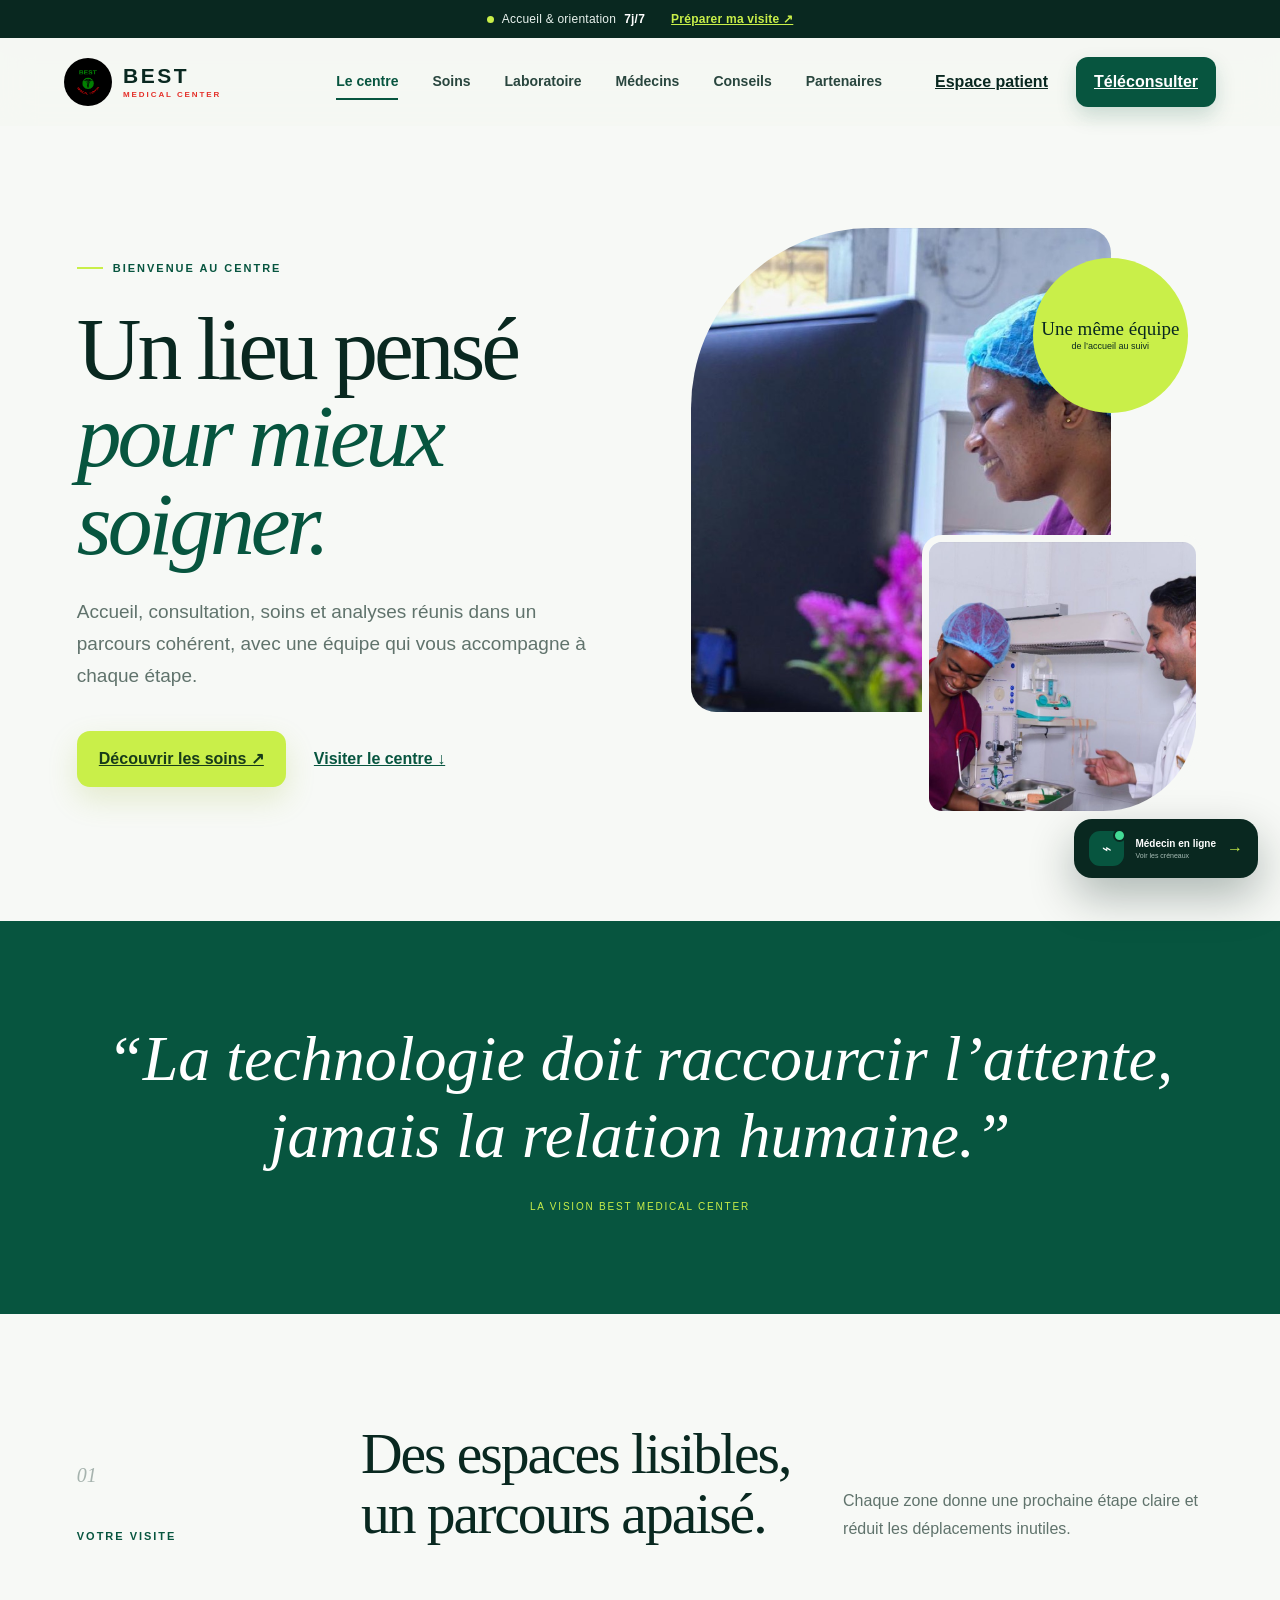
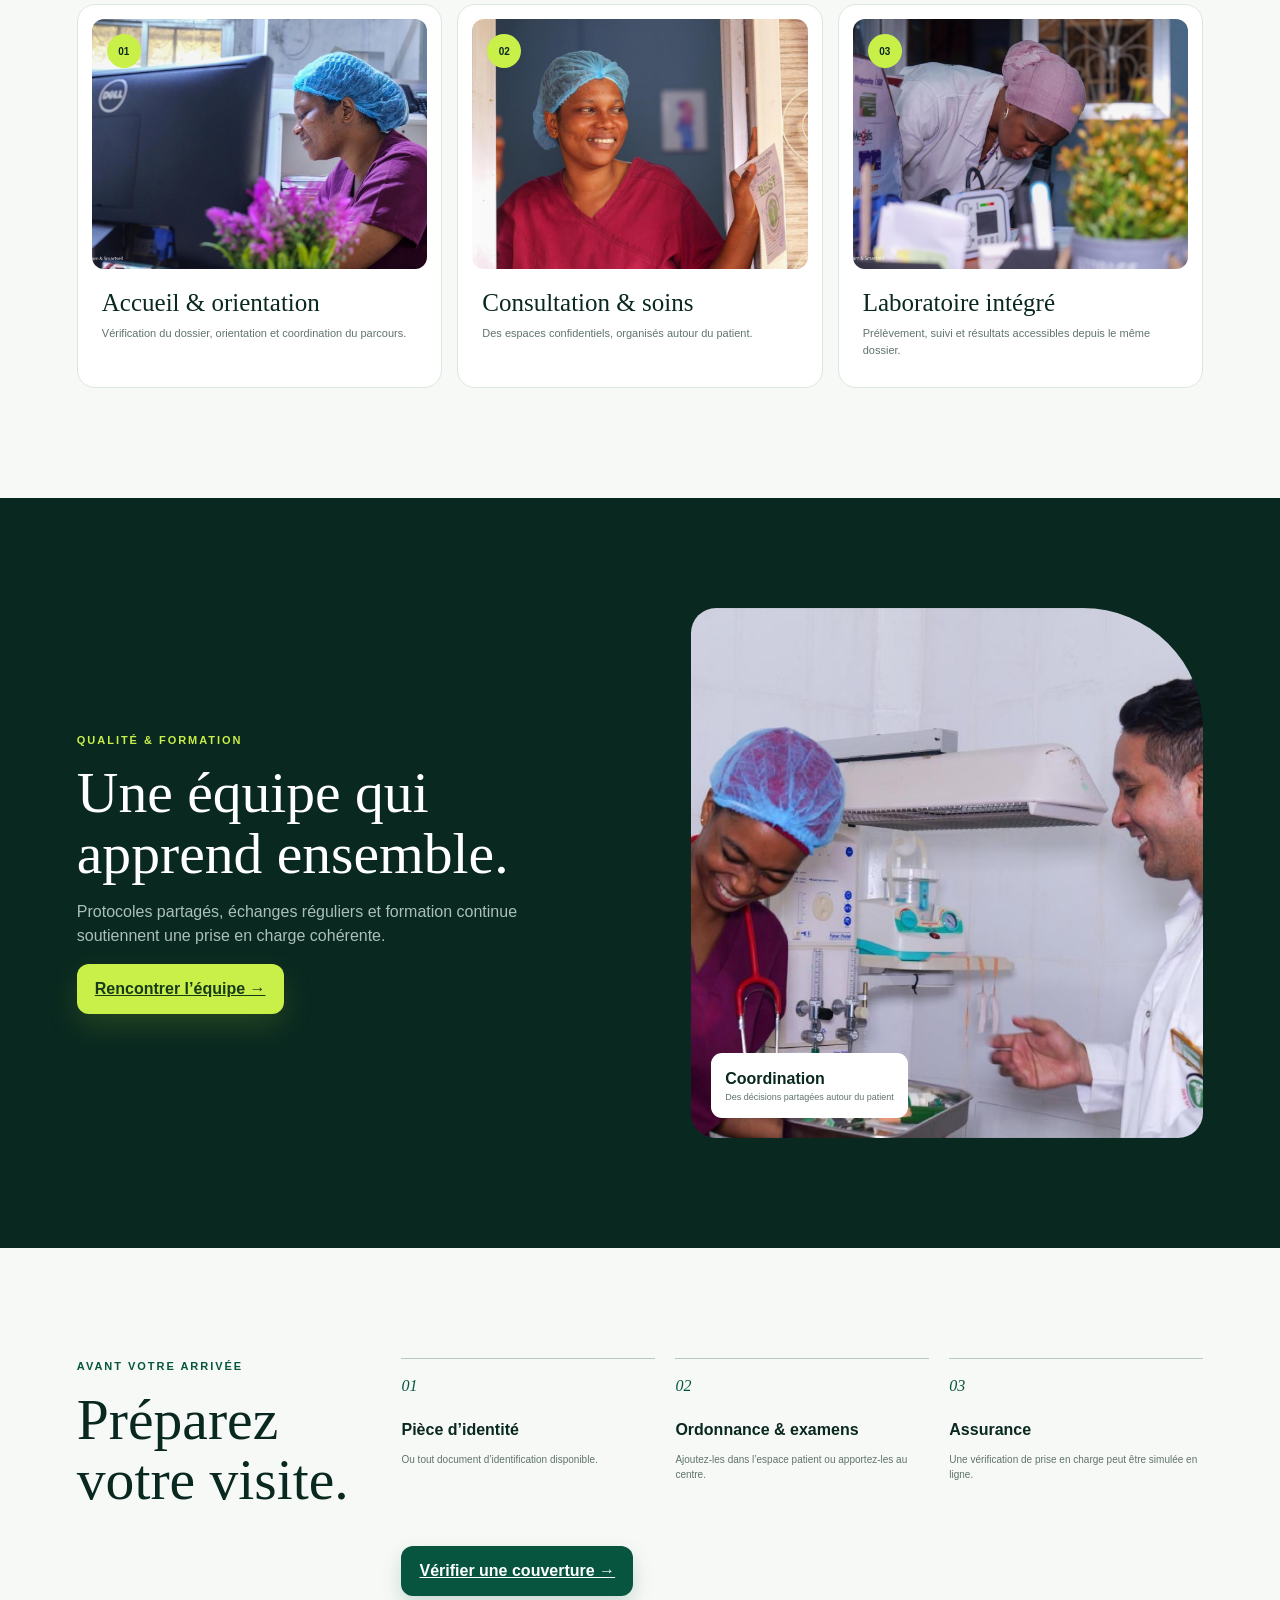
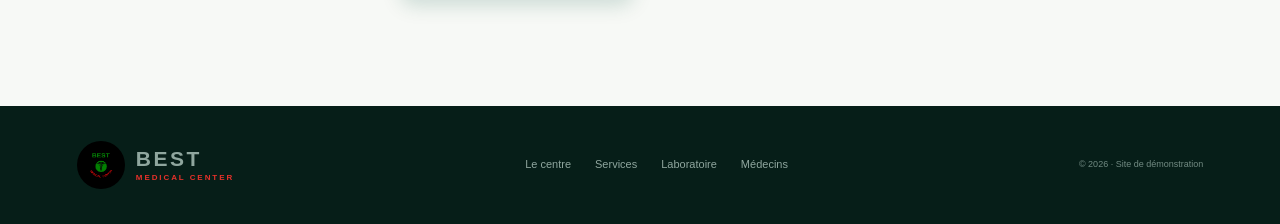
<file: centre.html>
<!doctype html><html lang="fr"><head><meta charset="utf-8"><meta name="viewport" content="width=device-width,initial-scale=1"><meta name="theme-color" content="#07553f"><meta name="description" content="Découvrez Best Medical Center, ses espaces, son équipe et son approche des soins."><title>Le centre — Best Medical Center</title><link rel="icon" href="logo.png"><link rel="stylesheet" href="styles.css"></head><body class="inner-page centre-page"><div class="notice-bar"><span class="pulse-dot"></span> Accueil & orientation <strong>7j/7</strong><a class="notice-link" href="services.html">Préparer ma visite ↗</a></div><header class="site-header"><a class="brand" href="index.html"><span class="brand-logo"><img src="logo.png" alt="Logo Best Medical Center"></span><span><strong>BEST</strong><small>MEDICAL CENTER</small></span></a><nav class="desktop-nav"><a class="active" href="centre.html">Le centre</a><a href="services.html">Soins</a><a href="laboratoire.html">Laboratoire</a><a href="medecins.html">Médecins</a><a href="conseils.html">Conseils</a><a href="partenaires.html">Partenaires</a></nav><div class="header-actions"><a class="btn btn-ghost desktop-only" href="patient.html">Espace patient</a><a class="btn btn-primary" href="teleconsultation.html">Téléconsulter</a><button class="menu-toggle"><i></i><i></i></button></div><div class="mobile-menu"><a href="centre.html">Le centre</a><a href="services.html">Nos soins</a><a href="laboratoire.html">Laboratoire</a><a href="medecins.html">Médecins</a><a href="conseils.html">Conseils</a><a href="partenaires.html">Partenaires</a><a href="patient.html">Espace patient</a></div></header>
<main><section class="page-hero centre-hero"><div class="reveal"><div class="eyebrow"><span></span>Bienvenue au centre</div><h1>Un lieu pensé<br><em>pour mieux soigner.</em></h1><p>Accueil, consultation, soins et analyses réunis dans un parcours cohérent, avec une équipe qui vous accompagne à chaque étape.</p><div class="hero-actions"><a class="btn btn-accent btn-large" href="services.html">Découvrir les soins ↗</a><a class="text-link" href="#visite">Visiter le centre ↓</a></div></div><div class="centre-mosaic reveal delay-1"><img src="poste-accueil.jpg" alt="Accueil de Best Medical Center"><img src="formation-equipe.jpg" alt="Formation de l’équipe médicale"><div><strong>Une même équipe</strong><span>de l’accueil au suivi</span></div></div></section>
<section class="centre-manifesto"><p class="reveal">“La technologie doit raccourcir l’attente,<br>jamais la relation humaine.”</p><span>La vision Best Medical Center</span></section>
<section class="section centre-tour" id="visite"><div class="section-heading reveal"><div><span class="section-index">01</span><p class="kicker">Votre visite</p></div><h2>Des espaces lisibles,<br>un parcours apaisé.</h2><p>Chaque zone donne une prochaine étape claire et réduit les déplacements inutiles.</p></div><div class="tour-grid"><article class="reveal"><b>01</b><img src="poste-accueil.jpg" alt="Poste d’accueil"><h3>Accueil & orientation</h3><p>Vérification du dossier, orientation et coordination du parcours.</p></article><article class="reveal delay-1"><b>02</b><img src="accueil-soignante.jpg" alt="Espace de consultation"><h3>Consultation & soins</h3><p>Des espaces confidentiels, organisés autour du patient.</p></article><article class="reveal delay-2"><b>03</b><img src="analyse-medicale.jpg" alt="Laboratoire d’analyses"><h3>Laboratoire intégré</h3><p>Prélèvement, suivi et résultats accessibles depuis le même dossier.</p></article></div></section>
<section class="section centre-quality"><div class="reveal"><p class="kicker light">Qualité & formation</p><h2>Une équipe qui apprend ensemble.</h2><p>Protocoles partagés, échanges réguliers et formation continue soutiennent une prise en charge cohérente.</p><a class="btn btn-accent" href="medecins.html">Rencontrer l’équipe →</a></div><div class="quality-image reveal delay-1"><img src="formation-equipe.jpg" alt="Séance de formation de l’équipe"><span><b>Coordination</b><small>Des décisions partagées autour du patient</small></span></div></section>
<section class="section admission-grid"><div><p class="kicker">Avant votre arrivée</p><h2>Préparez votre visite.</h2></div><article><span>01</span><strong>Pièce d’identité</strong><p>Ou tout document d’identification disponible.</p></article><article><span>02</span><strong>Ordonnance & examens</strong><p>Ajoutez-les dans l’espace patient ou apportez-les au centre.</p></article><article><span>03</span><strong>Assurance</strong><p>Une vérification de prise en charge peut être simulée en ligne.</p></article><a class="btn btn-primary" href="partenaires.html#eligibilite">Vérifier une couverture →</a></section></main><footer class="compact-footer"><a class="brand footer-brand" href="index.html"><span class="brand-logo"><img src="logo.png" alt=""></span><span><strong>BEST</strong><small>MEDICAL CENTER</small></span></a><div><a href="centre.html">Le centre</a><a href="services.html">Services</a><a href="laboratoire.html">Laboratoire</a><a href="medecins.html">Médecins</a></div><span>© 2026 · Site de démonstration</span></footer><div class="toast"></div><script src="pages.js"></script></body></html>
</file>
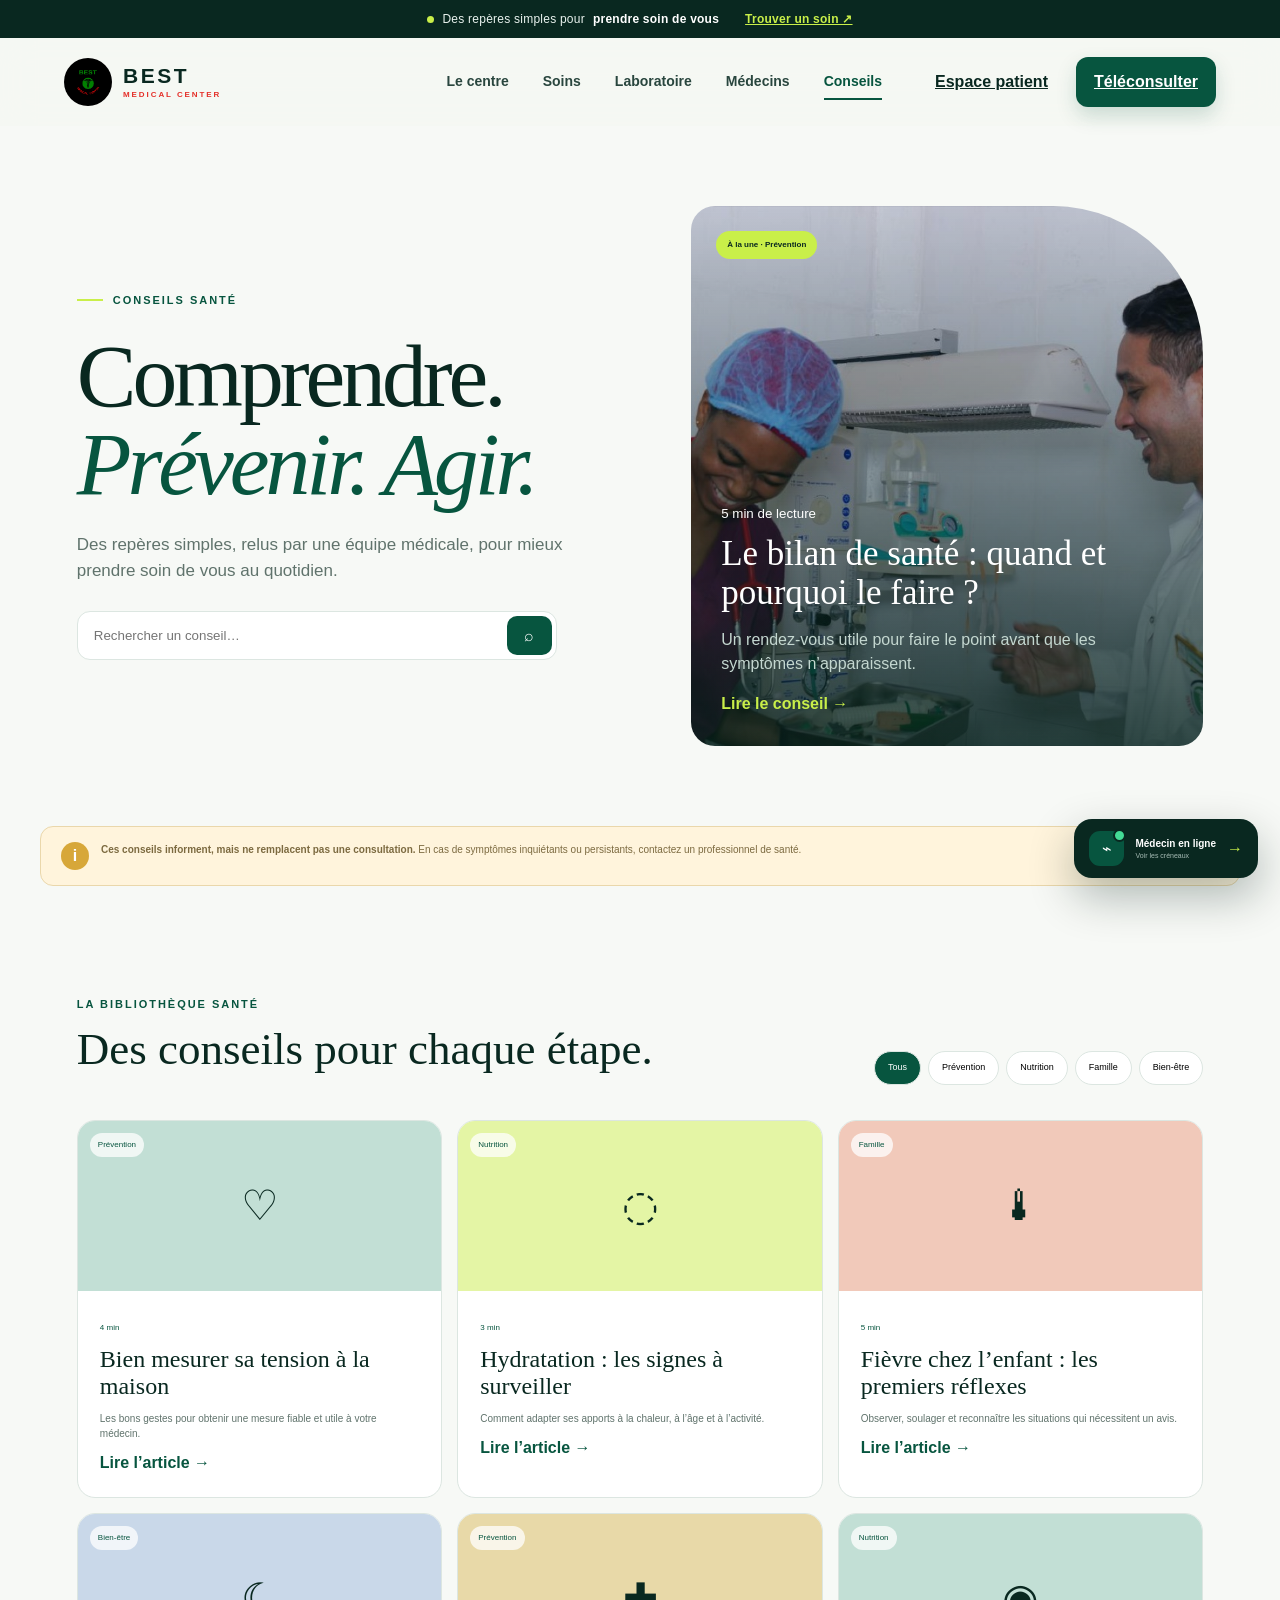
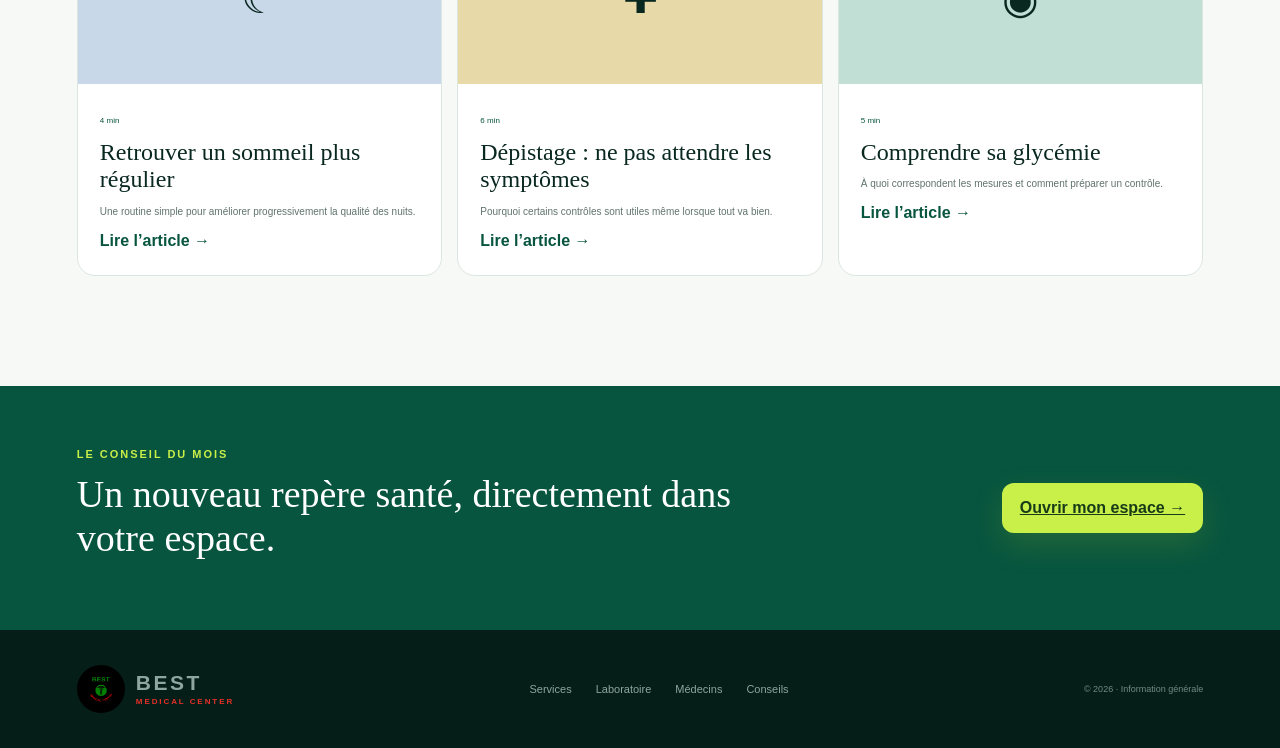
<file: conseils.html>
<!doctype html><html lang="fr"><head><meta charset="utf-8"><meta name="viewport" content="width=device-width,initial-scale=1"><meta name="theme-color" content="#07553f"><meta name="description" content="Conseils pratiques de prévention et de bien-être proposés par Best Medical Center."><title>Conseils santé — Best Medical Center</title><link rel="icon" href="logo.png"><link rel="stylesheet" href="styles.css"><link rel="stylesheet" href="content-pages.css"></head><body class="inner-page advice-page"><div class="notice-bar"><span class="pulse-dot"></span> Des repères simples pour <strong>prendre soin de vous</strong><a class="notice-link" href="services.html">Trouver un soin ↗</a></div><header class="site-header"><a class="brand" href="index.html"><span class="brand-logo"><img src="logo.png" alt="Logo Best Medical Center"></span><span><strong>BEST</strong><small>MEDICAL CENTER</small></span></a><nav class="desktop-nav"><a href="centre.html">Le centre</a><a href="services.html">Soins</a><a href="laboratoire.html">Laboratoire</a><a href="medecins.html">Médecins</a><a class="active" href="conseils.html">Conseils</a></nav><div class="header-actions"><a class="btn btn-ghost desktop-only" href="patient.html">Espace patient</a><a class="btn btn-primary" href="teleconsultation.html">Téléconsulter</a><button class="menu-toggle"><i></i><i></i></button></div><div class="mobile-menu"><a href="centre.html">Le centre</a><a href="services.html">Nos soins</a><a href="laboratoire.html">Laboratoire</a><a href="medecins.html">Médecins</a><a href="conseils.html">Conseils</a><a href="patient.html">Espace patient</a></div></header>
<main><section class="advice-hero"><div class="reveal"><div class="eyebrow"><span></span>Conseils santé</div><h1>Comprendre.<br><em>Prévenir. Agir.</em></h1><p>Des repères simples, relus par une équipe médicale, pour mieux prendre soin de vous au quotidien.</p><div class="advice-search"><input type="search" aria-label="Rechercher un conseil" placeholder="Rechercher un conseil…"><button>⌕</button></div></div><article class="featured-advice reveal delay-1" data-article="prevention"><span>À la une · Prévention</span><div><small>5 min de lecture</small><h2>Le bilan de santé : quand et pourquoi le faire ?</h2><p>Un rendez-vous utile pour faire le point avant que les symptômes n’apparaissent.</p><button>Lire le conseil →</button></div></article></section>
<section class="advice-warning"><b>i</b><p><strong>Ces conseils informent, mais ne remplacent pas une consultation.</strong> En cas de symptômes inquiétants ou persistants, contactez un professionnel de santé.</p></section>
<section class="section advice-library"><div class="library-head"><div><p class="kicker">La bibliothèque santé</p><h2>Des conseils pour chaque étape.</h2></div><div class="advice-filters"><button class="active" data-advice-filter="all">Tous</button><button data-advice-filter="prevention">Prévention</button><button data-advice-filter="nutrition">Nutrition</button><button data-advice-filter="family">Famille</button><button data-advice-filter="wellbeing">Bien-être</button></div></div><div class="advice-grid">
<article data-category="prevention" data-article="tension" class="reveal"><div class="advice-visual green"><span>♡</span><small>Prévention</small></div><div><small>4 min</small><h3>Bien mesurer sa tension à la maison</h3><p>Les bons gestes pour obtenir une mesure fiable et utile à votre médecin.</p><button>Lire l’article →</button></div></article>
<article data-category="nutrition" data-article="hydratation" class="reveal delay-1"><div class="advice-visual lime"><span>◌</span><small>Nutrition</small></div><div><small>3 min</small><h3>Hydratation : les signes à surveiller</h3><p>Comment adapter ses apports à la chaleur, à l’âge et à l’activité.</p><button>Lire l’article →</button></div></article>
<article data-category="family" data-article="fievre" class="reveal delay-2"><div class="advice-visual coral"><span>🌡</span><small>Famille</small></div><div><small>5 min</small><h3>Fièvre chez l’enfant : les premiers réflexes</h3><p>Observer, soulager et reconnaître les situations qui nécessitent un avis.</p><button>Lire l’article →</button></div></article>
<article data-category="wellbeing" data-article="sommeil" class="reveal"><div class="advice-visual blue"><span>☾</span><small>Bien-être</small></div><div><small>4 min</small><h3>Retrouver un sommeil plus régulier</h3><p>Une routine simple pour améliorer progressivement la qualité des nuits.</p><button>Lire l’article →</button></div></article>
<article data-category="prevention" data-article="depistage" class="reveal delay-1"><div class="advice-visual gold"><span>✚</span><small>Prévention</small></div><div><small>6 min</small><h3>Dépistage : ne pas attendre les symptômes</h3><p>Pourquoi certains contrôles sont utiles même lorsque tout va bien.</p><button>Lire l’article →</button></div></article>
<article data-category="nutrition" data-article="glycemie" class="reveal delay-2"><div class="advice-visual green"><span>◉</span><small>Nutrition</small></div><div><small>5 min</small><h3>Comprendre sa glycémie</h3><p>À quoi correspondent les mesures et comment préparer un contrôle.</p><button>Lire l’article →</button></div></article></div><div class="advice-empty" hidden>Aucun conseil ne correspond à votre recherche.</div></section>
<section class="newsletter-strip"><div><p class="kicker light">Le conseil du mois</p><h2>Un nouveau repère santé, directement dans votre espace.</h2></div><a class="btn btn-accent" href="patient.html">Ouvrir mon espace →</a></section></main><footer class="compact-footer"><a class="brand footer-brand" href="index.html"><span class="brand-logo"><img src="logo.png" alt=""></span><span><strong>BEST</strong><small>MEDICAL CENTER</small></span></a><div><a href="services.html">Services</a><a href="laboratoire.html">Laboratoire</a><a href="medecins.html">Médecins</a><a href="conseils.html">Conseils</a></div><span>© 2026 · Information générale</span></footer>
<div class="advice-modal" hidden><div data-advice-close></div><article><button data-advice-close>×</button><p class="kicker article-category">Prévention</p><h2 class="article-title"></h2><p class="article-lede"></p><div class="article-body"></div><div class="article-callout"><b>À retenir</b><p class="article-takeaway"></p></div><div class="article-footer"><span>Contenu informatif de démonstration</span><a href="services.html">Parler à un professionnel →</a></div></article></div><div class="toast"></div><script src="pages.js"></script></body></html>
</file>
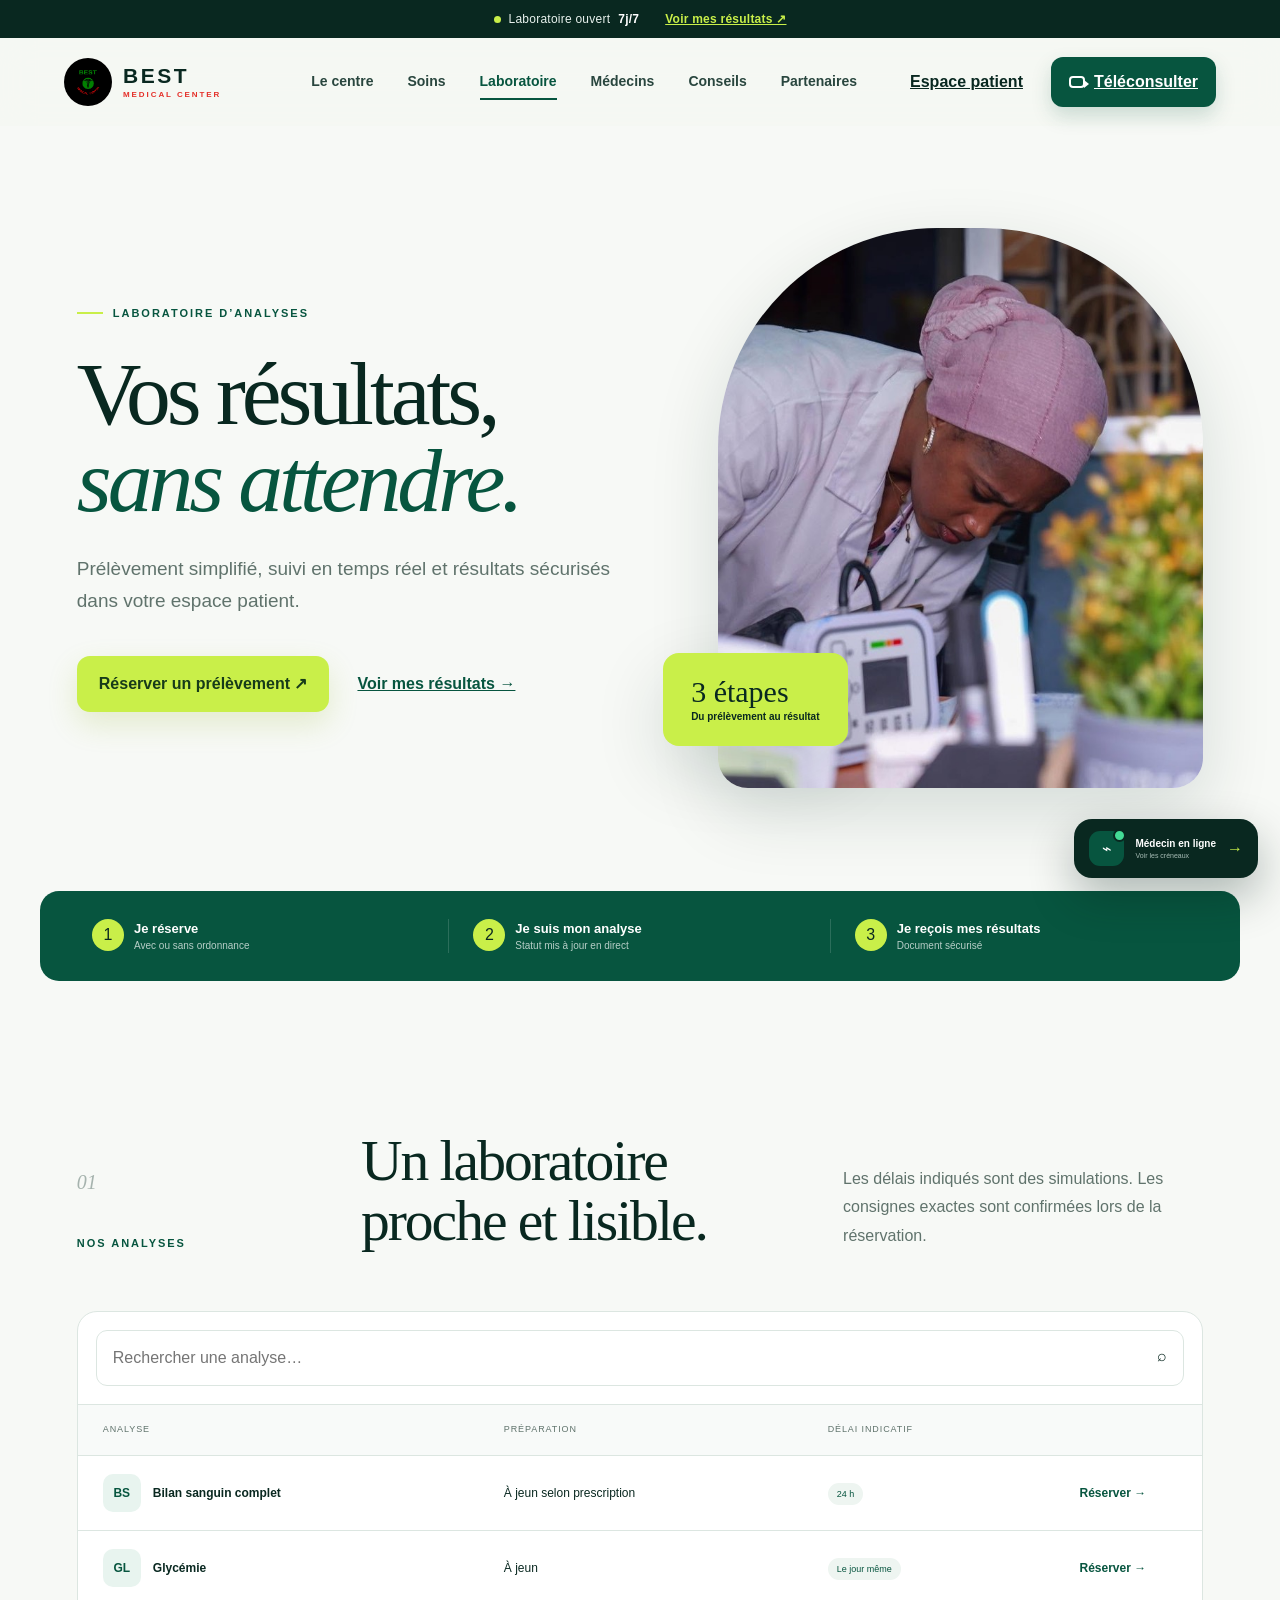
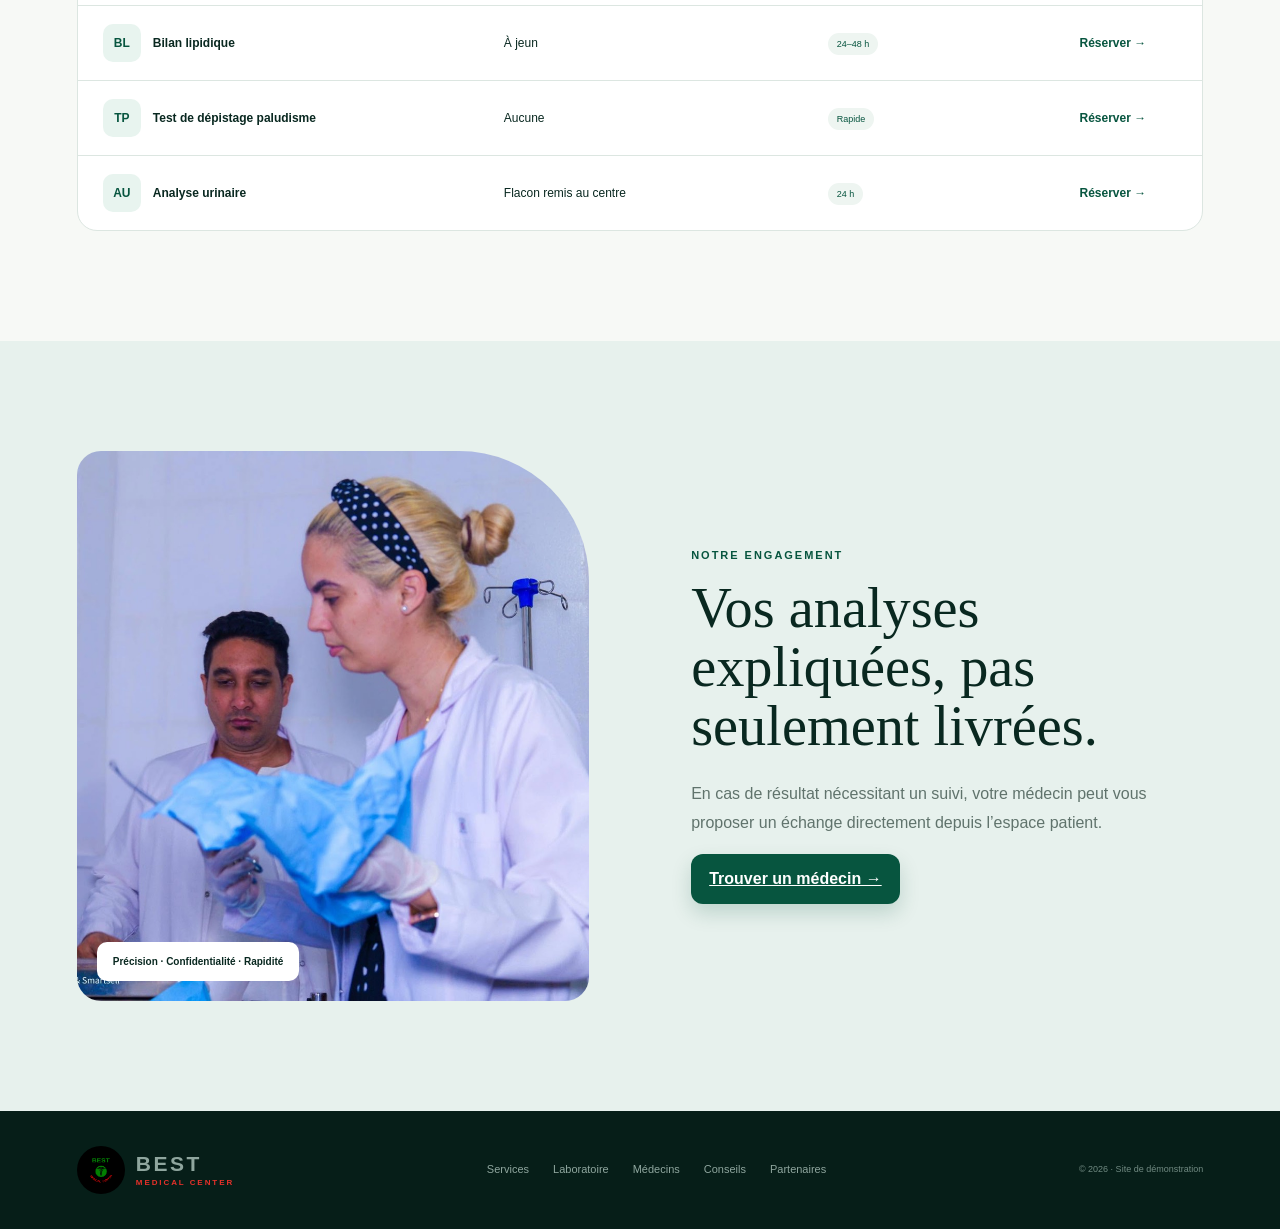
<file: laboratoire.html>
<!doctype html><html lang="fr"><head><meta charset="utf-8"><meta name="viewport" content="width=device-width,initial-scale=1"><meta name="theme-color" content="#07553f"><meta name="description" content="Laboratoire d’analyses médicales Best Medical Center."><title>Laboratoire — Best Medical Center</title><link rel="icon" href="logo.png"><link rel="stylesheet" href="styles.css"></head><body class="inner-page lab-page">
<div class="notice-bar"><span class="pulse-dot"></span> Laboratoire ouvert <strong>7j/7</strong><a class="notice-link" href="patient.html">Voir mes résultats ↗</a></div><header class="site-header"><a class="brand" href="index.html"><span class="brand-logo"><img src="logo.png" alt="Logo Best Medical Center"></span><span><strong>BEST</strong><small>MEDICAL CENTER</small></span></a><nav class="desktop-nav"><a href="centre.html">Le centre</a><a href="services.html">Soins</a><a class="active" href="laboratoire.html">Laboratoire</a><a href="medecins.html">Médecins</a><a href="conseils.html">Conseils</a><a href="partenaires.html">Partenaires</a></nav><div class="header-actions"><a class="btn btn-ghost desktop-only" href="patient.html">Espace patient</a><a class="btn btn-primary" href="teleconsultation.html"><span class="video-icon"></span>Téléconsulter</a><button class="menu-toggle"><i></i><i></i></button></div><div class="mobile-menu"><a href="centre.html">Le centre</a><a href="services.html">Nos soins</a><a href="laboratoire.html">Laboratoire</a><a href="medecins.html">Médecins</a><a href="conseils.html">Conseils</a><a href="partenaires.html">Partenaires</a><a href="patient.html">Espace patient</a></div></header>
<main><section class="page-hero split-hero"><div class="reveal"><div class="eyebrow"><span></span>Laboratoire d’analyses</div><h1>Vos résultats,<br><em>sans attendre.</em></h1><p>Prélèvement simplifié, suivi en temps réel et résultats sécurisés dans votre espace patient.</p><div class="hero-actions"><button class="btn btn-accent btn-large" data-lab-book>Réserver un prélèvement ↗</button><a class="text-link" href="patient.html">Voir mes résultats →</a></div></div><div class="page-hero-image reveal delay-1"><img src="analyse-medicale.jpg" alt="Analyse médicale au laboratoire"><div class="image-stat"><strong>3 étapes</strong><span>Du prélèvement au résultat</span></div></div></section>
<section class="lab-status"><div class="reveal"><i>1</i><strong>Je réserve</strong><span>Avec ou sans ordonnance</span></div><div class="reveal delay-1"><i>2</i><strong>Je suis mon analyse</strong><span>Statut mis à jour en direct</span></div><div class="reveal delay-2"><i>3</i><strong>Je reçois mes résultats</strong><span>Document sécurisé</span></div></section>
<section class="section lab-catalog"><div class="section-heading reveal"><div><span class="section-index">01</span><p class="kicker">Nos analyses</p></div><h2>Un laboratoire<br>proche et lisible.</h2><p>Les délais indiqués sont des simulations. Les consignes exactes sont confirmées lors de la réservation.</p></div><div class="lab-table reveal"><div class="lab-search"><input type="search" placeholder="Rechercher une analyse…" aria-label="Rechercher une analyse"><span>⌕</span></div><div class="lab-row lab-head"><span>Analyse</span><span>Préparation</span><span>Délai indicatif</span><span></span></div><div class="lab-row" data-lab="Bilan sanguin"><span><i>BS</i><b>Bilan sanguin complet</b></span><span>À jeun selon prescription</span><span><em>24 h</em></span><button>Réserver →</button></div><div class="lab-row" data-lab="Glycémie"><span><i>GL</i><b>Glycémie</b></span><span>À jeun</span><span><em>Le jour même</em></span><button>Réserver →</button></div><div class="lab-row" data-lab="Bilan lipidique"><span><i>BL</i><b>Bilan lipidique</b></span><span>À jeun</span><span><em>24–48 h</em></span><button>Réserver →</button></div><div class="lab-row" data-lab="Test paludisme"><span><i>TP</i><b>Test de dépistage paludisme</b></span><span>Aucune</span><span><em>Rapide</em></span><button>Réserver →</button></div><div class="lab-row" data-lab="Analyse urinaire"><span><i>AU</i><b>Analyse urinaire</b></span><span>Flacon remis au centre</span><span><em>24 h</em></span><button>Réserver →</button></div><div class="lab-empty" hidden>Aucune analyse trouvée.</div></div></section>
<section class="section lab-team"><div class="lab-team-image reveal"><img src="equipe-laboratoire.jpg" alt="Équipe du laboratoire"><span>Précision · Confidentialité · Rapidité</span></div><div class="reveal delay-1"><p class="kicker">Notre engagement</p><h2>Vos analyses expliquées, pas seulement livrées.</h2><p>En cas de résultat nécessitant un suivi, votre médecin peut vous proposer un échange directement depuis l’espace patient.</p><a class="btn btn-primary" href="medecins.html">Trouver un médecin →</a></div></section></main><footer class="compact-footer"><a class="brand footer-brand" href="index.html"><span class="brand-logo"><img src="logo.png" alt=""></span><span><strong>BEST</strong><small>MEDICAL CENTER</small></span></a><div><a href="services.html">Services</a><a href="laboratoire.html">Laboratoire</a><a href="medecins.html">Médecins</a><a href="conseils.html">Conseils</a><a href="partenaires.html">Partenaires</a></div><span>© 2026 · Site de démonstration</span></footer><div class="toast"></div><script src="pages.js"></script></body></html>
</file>
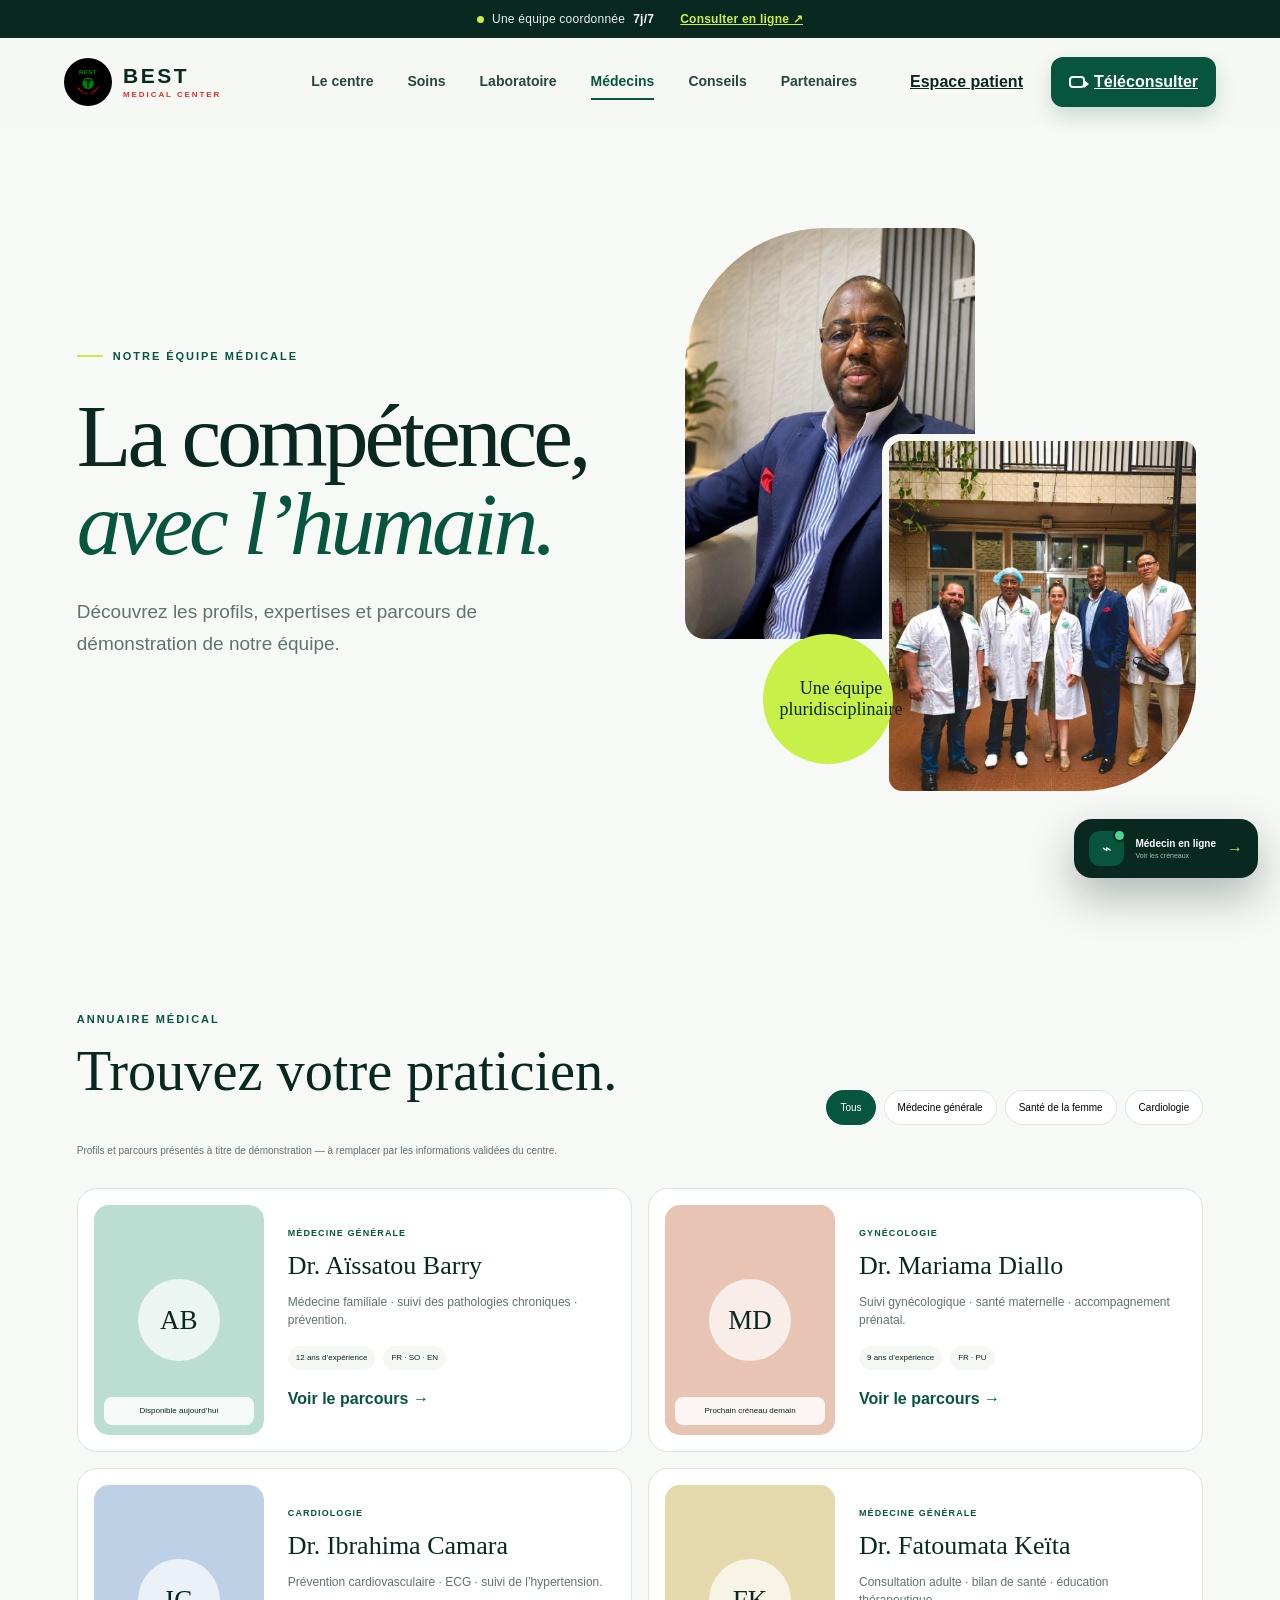
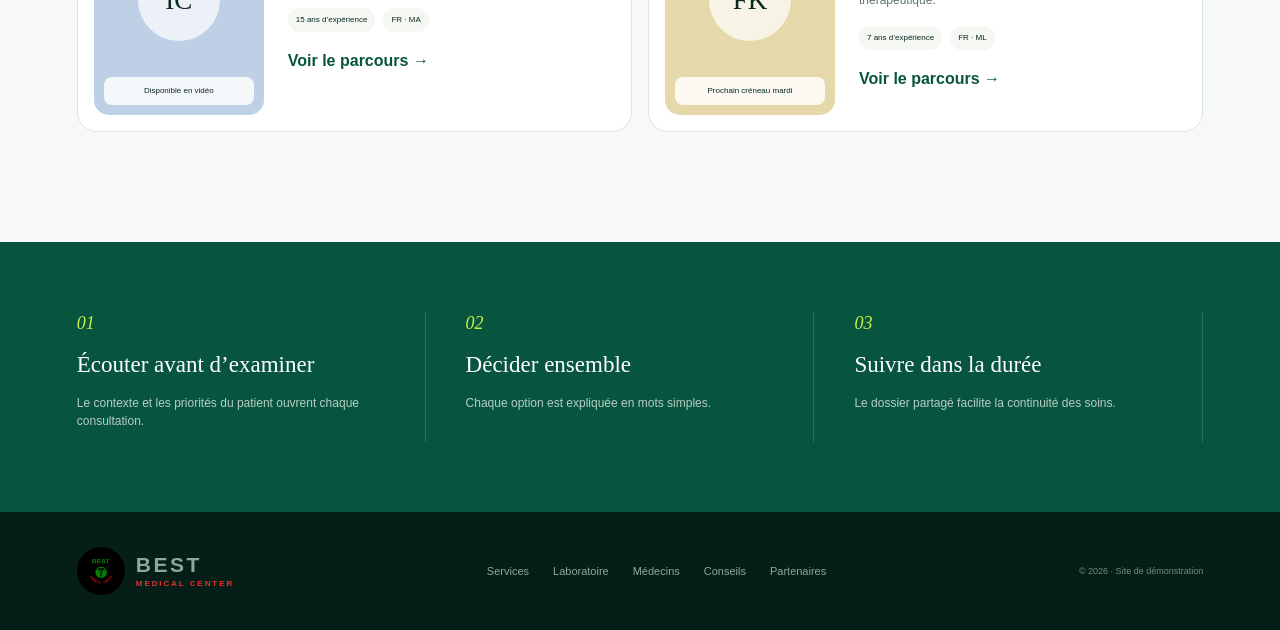
<file: medecins.html>
<!doctype html><html lang="fr"><head><meta charset="utf-8"><meta name="viewport" content="width=device-width,initial-scale=1"><meta name="theme-color" content="#07553f"><meta name="description" content="Rencontrez les médecins de Best Medical Center et découvrez leurs parcours."><title>Nos médecins — Best Medical Center</title><link rel="icon" href="logo.png"><link rel="stylesheet" href="styles.css"></head><body class="inner-page doctors-page">
<div class="notice-bar"><span class="pulse-dot"></span> Une équipe coordonnée <strong>7j/7</strong><a class="notice-link" href="teleconsultation.html">Consulter en ligne ↗</a></div><header class="site-header"><a class="brand" href="index.html"><span class="brand-logo"><img src="logo.png" alt="Logo Best Medical Center"></span><span><strong>BEST</strong><small>MEDICAL CENTER</small></span></a><nav class="desktop-nav"><a href="centre.html">Le centre</a><a href="services.html">Soins</a><a href="laboratoire.html">Laboratoire</a><a class="active" href="medecins.html">Médecins</a><a href="conseils.html">Conseils</a><a href="partenaires.html">Partenaires</a></nav><div class="header-actions"><a class="btn btn-ghost desktop-only" href="patient.html">Espace patient</a><a class="btn btn-primary" href="teleconsultation.html"><span class="video-icon"></span>Téléconsulter</a><button class="menu-toggle"><i></i><i></i></button></div><div class="mobile-menu"><a href="centre.html">Le centre</a><a href="services.html">Nos soins</a><a href="laboratoire.html">Laboratoire</a><a href="medecins.html">Médecins</a><a href="conseils.html">Conseils</a><a href="partenaires.html">Partenaires</a><a href="patient.html">Espace patient</a></div></header>
<main><section class="page-hero doctor-hero"><div class="reveal"><div class="eyebrow"><span></span>Notre équipe médicale</div><h1>La compétence,<br><em>avec l’humain.</em></h1><p>Découvrez les profils, expertises et parcours de démonstration de notre équipe.</p></div><div class="doctor-hero-collage reveal delay-1"><img src="direction.jpg" alt="Membre de la direction médicale"><img src="equipe-medicale.jpg" alt="Équipe médicale"><span>Une équipe<br>pluridisciplinaire</span></div></section>
<section class="section doctors-directory"><div class="directory-head reveal"><div><p class="kicker">Annuaire médical</p><h2>Trouvez votre praticien.</h2></div><div class="doctor-filters" role="group" aria-label="Filtrer par spécialité"><button class="active" data-filter="all">Tous</button><button data-filter="general">Médecine générale</button><button data-filter="women">Santé de la femme</button><button data-filter="cardio">Cardiologie</button></div></div><p class="demo-note">Profils et parcours présentés à titre de démonstration — à remplacer par les informations validées du centre.</p><div class="doctor-grid">
<article class="doctor-card reveal" data-specialty="general"><div class="doctor-portrait portrait-green"><span>AB</span><i>Disponible aujourd’hui</i></div><div><small>Médecine générale</small><h3>Dr. Aïssatou Barry</h3><p>Médecine familiale · suivi des pathologies chroniques · prévention.</p><div class="credentials"><span>12 ans d’expérience</span><span>FR · SO · EN</span></div><button data-doctor="Dr. Aïssatou Barry" data-path="Doctorat en médecine · Formation continue en santé communautaire · Médecine familiale et prévention">Voir le parcours →</button></div></article>
<article class="doctor-card reveal delay-1" data-specialty="women"><div class="doctor-portrait portrait-coral"><span>MD</span><i>Prochain créneau demain</i></div><div><small>Gynécologie</small><h3>Dr. Mariama Diallo</h3><p>Suivi gynécologique · santé maternelle · accompagnement prénatal.</p><div class="credentials"><span>9 ans d’expérience</span><span>FR · PU</span></div><button data-doctor="Dr. Mariama Diallo" data-path="Doctorat en médecine · Spécialisation en gynécologie-obstétrique · Santé maternelle">Voir le parcours →</button></div></article>
<article class="doctor-card reveal delay-2" data-specialty="cardio"><div class="doctor-portrait portrait-blue"><span>IC</span><i>Disponible en vidéo</i></div><div><small>Cardiologie</small><h3>Dr. Ibrahima Camara</h3><p>Prévention cardiovasculaire · ECG · suivi de l’hypertension.</p><div class="credentials"><span>15 ans d’expérience</span><span>FR · MA</span></div><button data-doctor="Dr. Ibrahima Camara" data-path="Doctorat en médecine · Diplôme spécialisé en cardiologie · Prévention cardiovasculaire">Voir le parcours →</button></div></article>
<article class="doctor-card reveal" data-specialty="general"><div class="doctor-portrait portrait-gold"><span>FK</span><i>Prochain créneau mardi</i></div><div><small>Médecine générale</small><h3>Dr. Fatoumata Keïta</h3><p>Consultation adulte · bilan de santé · éducation thérapeutique.</p><div class="credentials"><span>7 ans d’expérience</span><span>FR · ML</span></div><button data-doctor="Dr. Fatoumata Keïta" data-path="Doctorat en médecine · Formation en éducation thérapeutique · Médecine préventive">Voir le parcours →</button></div></article></div></section>
<section class="team-values"><div class="reveal"><span>01</span><strong>Écouter avant d’examiner</strong><p>Le contexte et les priorités du patient ouvrent chaque consultation.</p></div><div class="reveal delay-1"><span>02</span><strong>Décider ensemble</strong><p>Chaque option est expliquée en mots simples.</p></div><div class="reveal delay-2"><span>03</span><strong>Suivre dans la durée</strong><p>Le dossier partagé facilite la continuité des soins.</p></div></section></main><footer class="compact-footer"><a class="brand footer-brand" href="index.html"><span class="brand-logo"><img src="logo.png" alt=""></span><span><strong>BEST</strong><small>MEDICAL CENTER</small></span></a><div><a href="services.html">Services</a><a href="laboratoire.html">Laboratoire</a><a href="medecins.html">Médecins</a><a href="conseils.html">Conseils</a><a href="partenaires.html">Partenaires</a></div><span>© 2026 · Site de démonstration</span></footer>
<div class="profile-modal" hidden><div data-profile-close></div><article><button data-profile-close>×</button><div class="profile-avatar">AB</div><p class="kicker">Parcours médical</p><h2></h2><p class="profile-path"></p><div class="timeline"><span><i></i><b>Formation médicale</b><small>Compétences fondamentales et pratique clinique.</small></span><span><i></i><b>Spécialisation</b><small>Expertise dédiée au parcours du patient.</small></span><span><i></i><b>Pratique au centre</b><small>Coordination avec le laboratoire et les autres services.</small></span></div><a class="btn btn-accent btn-full" href="services.html#catalogue">Prendre rendez-vous</a></article></div><div class="toast"></div><script src="pages.js"></script></body></html>
</file>
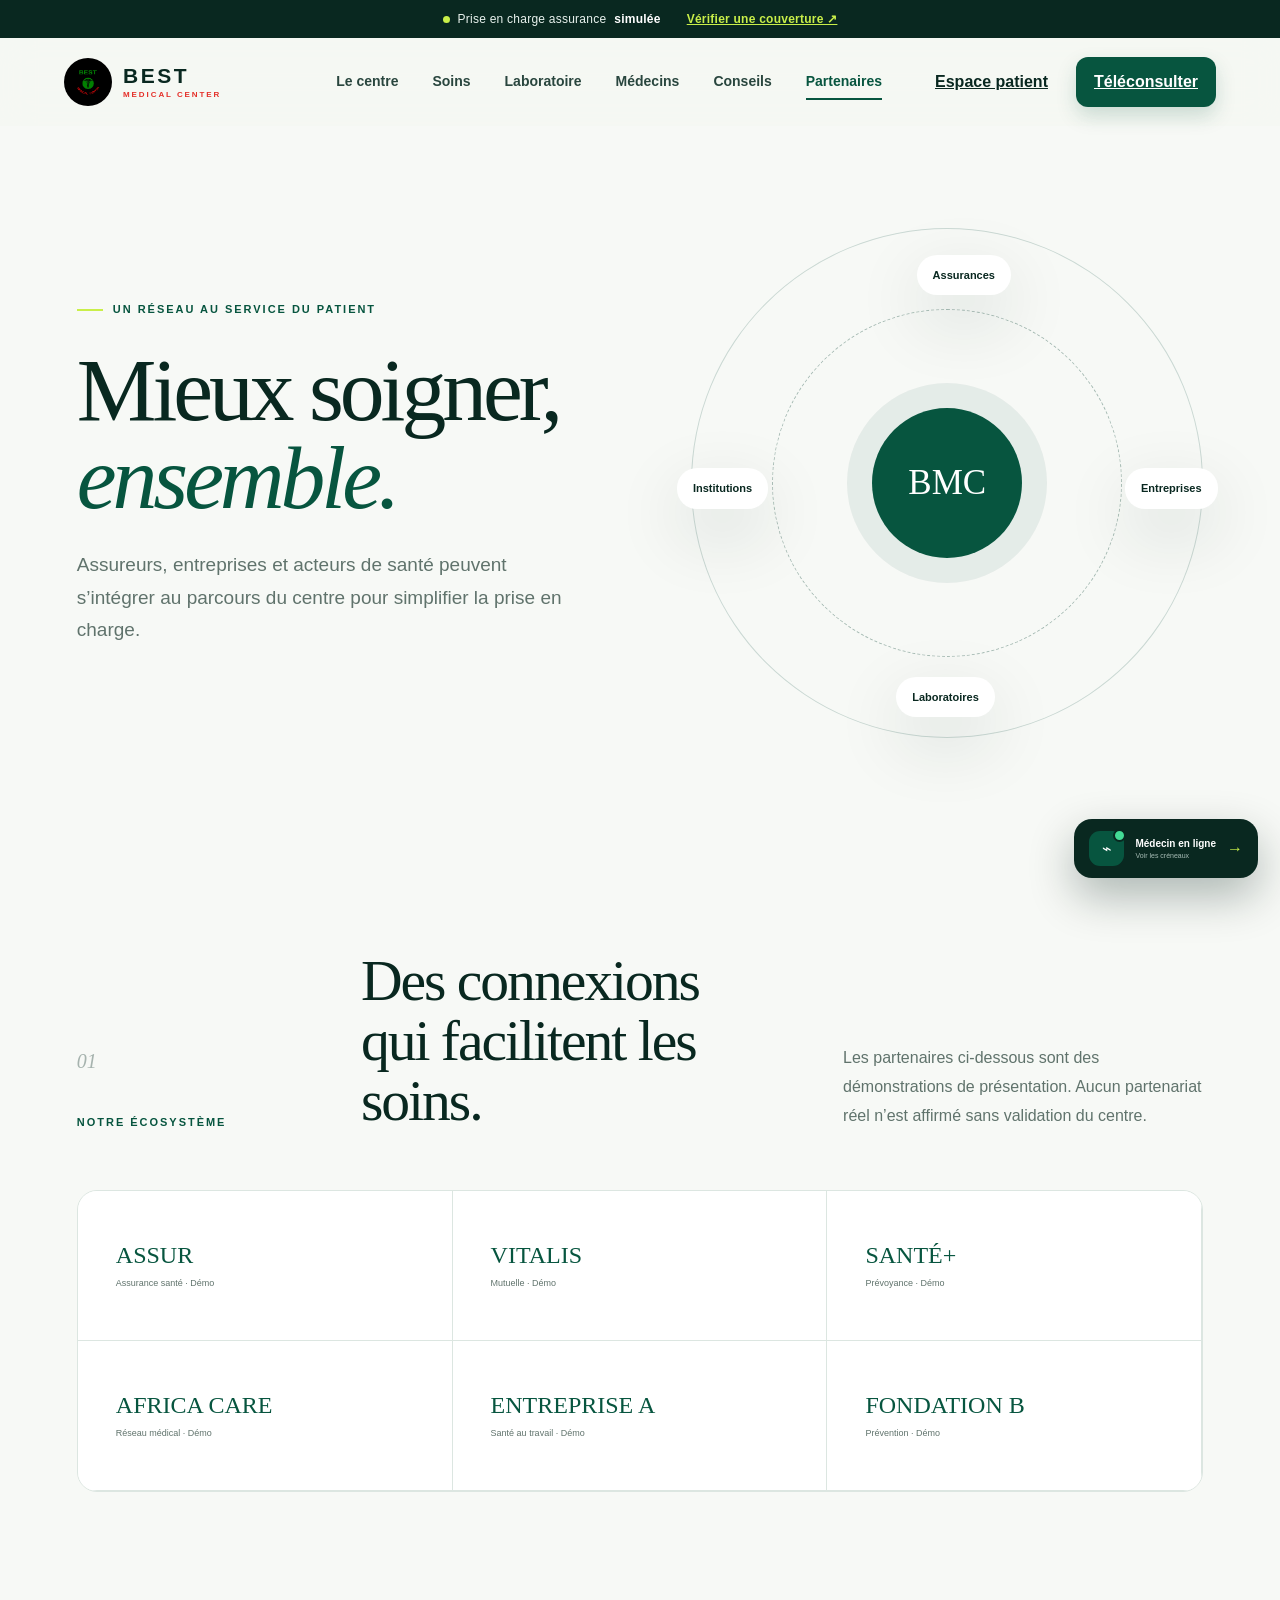
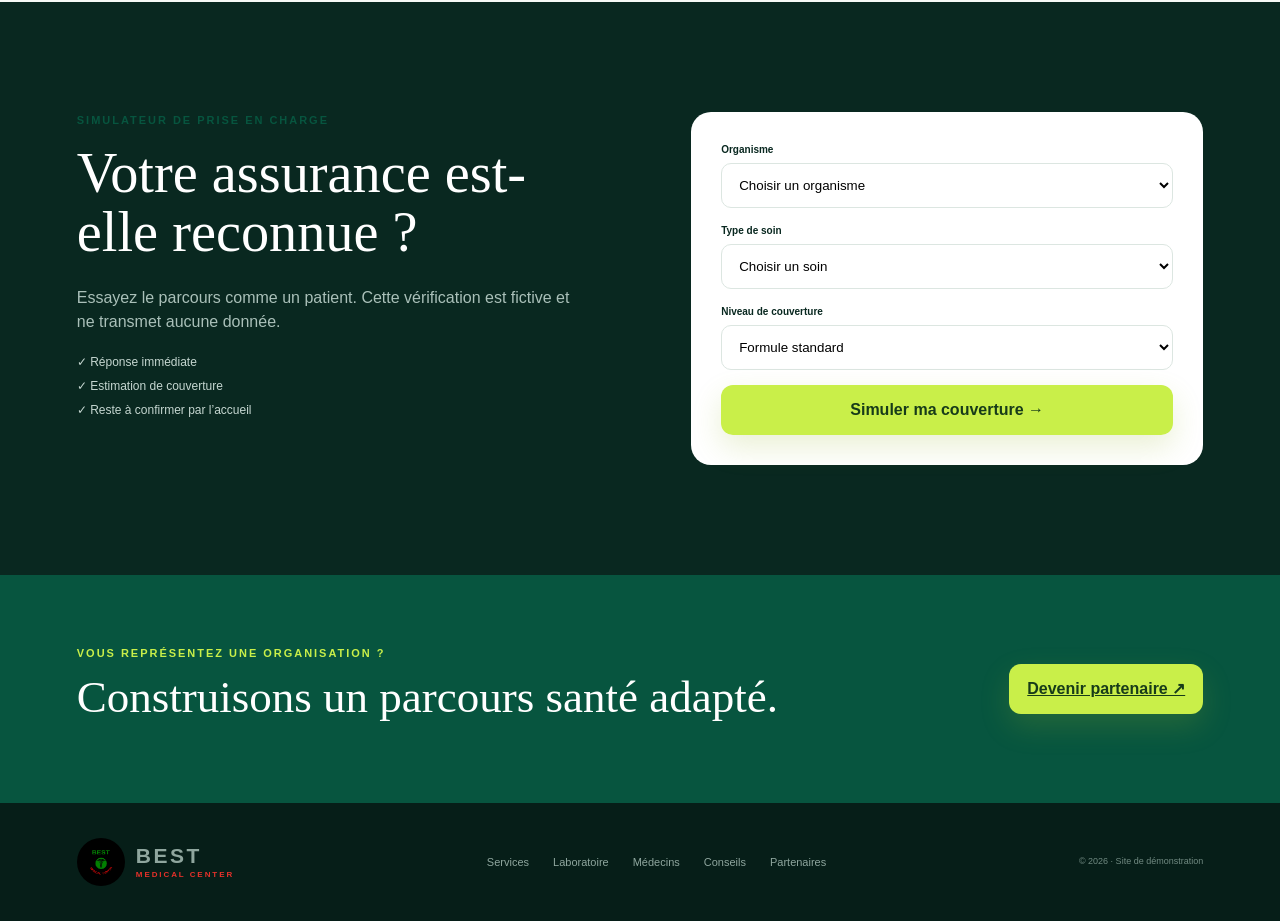
<file: partenaires.html>
<!doctype html><html lang="fr"><head><meta charset="utf-8"><meta name="viewport" content="width=device-width,initial-scale=1"><meta name="theme-color" content="#07553f"><meta name="description" content="Partenaires institutionnels et assurances de Best Medical Center."><title>Partenaires & assurances — Best Medical Center</title><link rel="icon" href="logo.png"><link rel="stylesheet" href="styles.css"></head><body class="inner-page partners-page"><div class="notice-bar"><span class="pulse-dot"></span> Prise en charge assurance <strong>simulée</strong><a class="notice-link" href="#eligibilite">Vérifier une couverture ↗</a></div><header class="site-header"><a class="brand" href="index.html"><span class="brand-logo"><img src="logo.png" alt="Logo Best Medical Center"></span><span><strong>BEST</strong><small>MEDICAL CENTER</small></span></a><nav class="desktop-nav"><a href="centre.html">Le centre</a><a href="services.html">Soins</a><a href="laboratoire.html">Laboratoire</a><a href="medecins.html">Médecins</a><a href="conseils.html">Conseils</a><a class="active" href="partenaires.html">Partenaires</a></nav><div class="header-actions"><a class="btn btn-ghost desktop-only" href="patient.html">Espace patient</a><a class="btn btn-primary" href="teleconsultation.html">Téléconsulter</a><button class="menu-toggle"><i></i><i></i></button></div><div class="mobile-menu"><a href="centre.html">Le centre</a><a href="services.html">Nos soins</a><a href="laboratoire.html">Laboratoire</a><a href="medecins.html">Médecins</a><a href="conseils.html">Conseils</a><a href="partenaires.html">Partenaires</a><a href="patient.html">Espace patient</a></div></header>
<main><section class="page-hero partner-hero"><div class="reveal"><div class="eyebrow"><span></span>Un réseau au service du patient</div><h1>Mieux soigner,<br><em>ensemble.</em></h1><p>Assureurs, entreprises et acteurs de santé peuvent s’intégrer au parcours du centre pour simplifier la prise en charge.</p></div><div class="partner-orbit reveal delay-1"><div>BMC</div><span style="--i:0">Assurances</span><span style="--i:1">Entreprises</span><span style="--i:2">Laboratoires</span><span style="--i:3">Institutions</span></div></section>
<section class="section partner-types"><div class="section-heading reveal"><div><span class="section-index">01</span><p class="kicker">Notre écosystème</p></div><h2>Des connexions<br>qui facilitent les soins.</h2><p>Les partenaires ci-dessous sont des démonstrations de présentation. Aucun partenariat réel n’est affirmé sans validation du centre.</p></div><div class="partner-logo-grid reveal"><div><b>ASSUR</b><span>Assurance santé · Démo</span></div><div><b>VITALIS</b><span>Mutuelle · Démo</span></div><div><b>SANTÉ+</b><span>Prévoyance · Démo</span></div><div><b>AFRICA CARE</b><span>Réseau médical · Démo</span></div><div><b>ENTREPRISE A</b><span>Santé au travail · Démo</span></div><div><b>FONDATION B</b><span>Prévention · Démo</span></div></div></section>
<section class="section eligibility" id="eligibilite"><div class="eligibility-copy reveal"><p class="kicker">Simulateur de prise en charge</p><h2>Votre assurance est-elle reconnue ?</h2><p>Essayez le parcours comme un patient. Cette vérification est fictive et ne transmet aucune donnée.</p><ul><li>✓ Réponse immédiate</li><li>✓ Estimation de couverture</li><li>✓ Reste à confirmer par l’accueil</li></ul></div><form class="coverage-card reveal delay-1" id="coverageForm"><label>Organisme<select required><option value="">Choisir un organisme</option><option>Assur Démo</option><option>Vitalis Démo</option><option>Santé+ Démo</option><option>Autre organisme</option></select></label><label>Type de soin<select required><option value="">Choisir un soin</option><option>Consultation générale</option><option>Analyses médicales</option><option>Imagerie</option><option>Hospitalisation de jour</option></select></label><label>Niveau de couverture<select required><option>Formule standard</option><option>Formule famille</option><option>Formule premium</option></select></label><button class="btn btn-accent btn-full" type="submit">Simuler ma couverture →</button><div class="coverage-result" hidden><span>✓</span><div><strong>Prise en charge probable</strong><p>Une couverture de démonstration entre 60 % et 80 % a été estimée. Confirmation requise à l’accueil.</p></div></div></form></section>
<section class="partner-cta"><div><p class="kicker light">Vous représentez une organisation ?</p><h2>Construisons un parcours santé adapté.</h2></div><a class="btn btn-accent" href="mailto:contact@bestmedicalcenter.com">Devenir partenaire ↗</a></section></main><footer class="compact-footer"><a class="brand footer-brand" href="index.html"><span class="brand-logo"><img src="logo.png" alt=""></span><span><strong>BEST</strong><small>MEDICAL CENTER</small></span></a><div><a href="services.html">Services</a><a href="laboratoire.html">Laboratoire</a><a href="medecins.html">Médecins</a><a href="conseils.html">Conseils</a><a href="partenaires.html">Partenaires</a></div><span>© 2026 · Site de démonstration</span></footer><div class="toast"></div><script src="pages.js"></script></body></html>
</file>
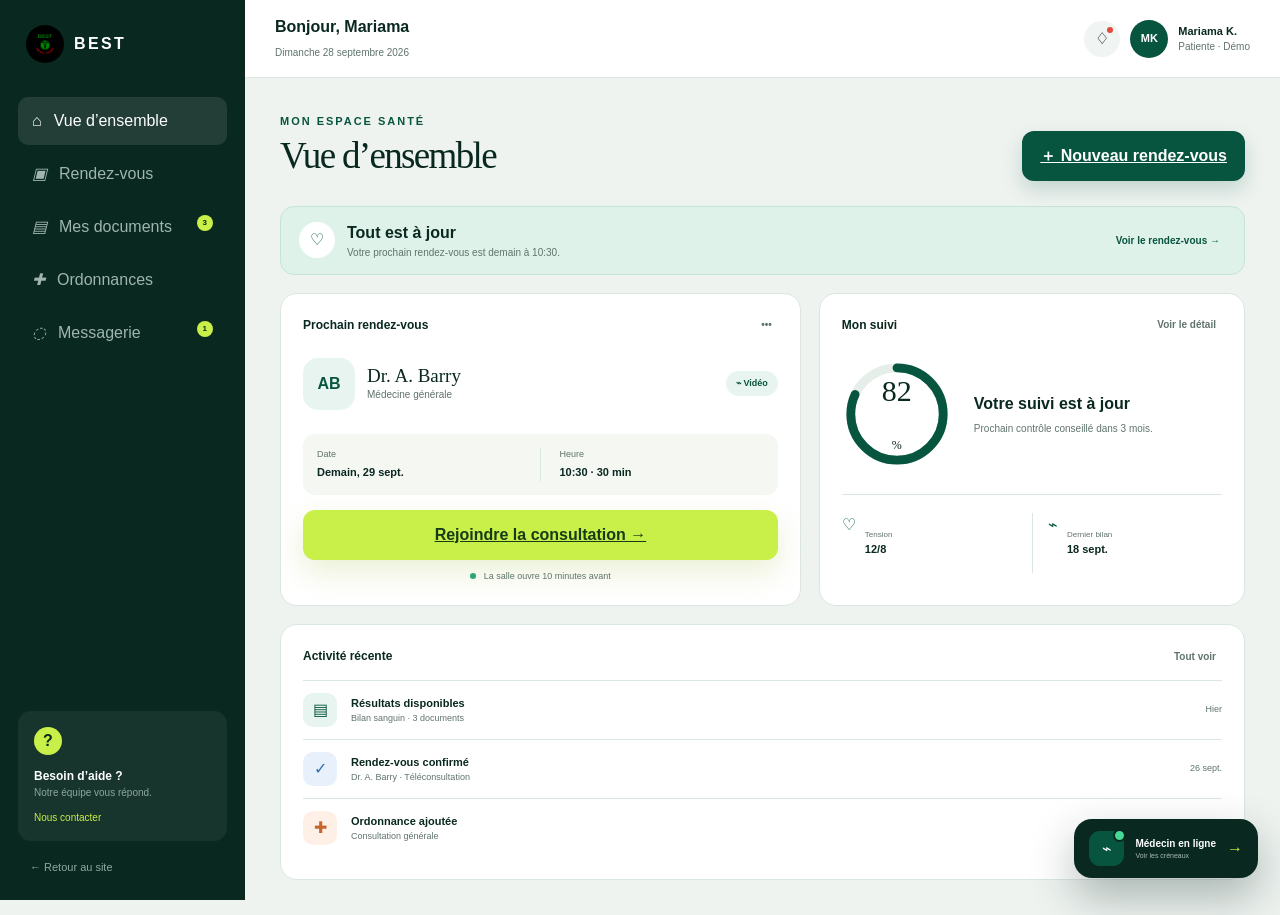
<file: patient.html>
<!doctype html><html lang="fr"><head><meta charset="utf-8"><meta name="viewport" content="width=device-width,initial-scale=1"><meta name="theme-color" content="#092820"><meta name="description" content="Démonstration de l’espace patient Best Medical Center."><title>Espace patient — Best Medical Center</title><link rel="icon" href="logo.png"><link rel="stylesheet" href="styles.css"></head><body class="patient-page">
<div class="patient-shell"><aside class="patient-sidebar"><a class="dash-brand" href="index.html"><img src="logo.png" alt="Best Medical Center"><strong>BEST</strong></a><nav aria-label="Espace patient"><button class="active" data-view="overview"><i>⌂</i><span>Vue d’ensemble</span></button><button data-view="appointments"><i>▣</i><span>Rendez-vous</span></button><button data-view="documents"><i>▤</i><span>Mes documents</span><b>3</b></button><button data-view="prescriptions"><i>✚</i><span>Ordonnances</span></button><button data-view="messages"><i>◌</i><span>Messagerie</span><b>1</b></button></nav><div class="dash-help"><span>?</span><strong>Besoin d’aide ?</strong><small>Notre équipe vous répond.</small><button data-toast="Messagerie d’aide ouverte">Nous contacter</button></div><a class="dash-logout" href="index.html">← Retour au site</a></aside>
<main class="patient-main"><header class="patient-header"><button class="patient-menu" aria-label="Ouvrir le menu">☰</button><div><p>Bonjour, Mariama</p><small>Dimanche 28 septembre 2026</small></div><div class="dash-user"><button aria-label="Notifications">♢<i></i></button><span>MK</span><div><strong>Mariama K.</strong><small>Patiente · Démo</small></div></div></header>
<section class="patient-content view-panel active" data-panel="overview"><div class="dash-title"><div><p class="kicker">Mon espace santé</p><h1>Vue d’ensemble</h1></div><a class="btn btn-primary" href="services.html">＋ Nouveau rendez-vous</a></div><div class="health-alert"><span>♡</span><div><strong>Tout est à jour</strong><p>Votre prochain rendez-vous est demain à 10:30.</p></div><button data-view-jump="appointments">Voir le rendez-vous →</button></div><div class="dash-grid"><article class="next-card"><div class="card-heading"><span>Prochain rendez-vous</span><button>•••</button></div><div class="doctor-row"><div class="doctor-avatar">AB</div><div><h3>Dr. A. Barry</h3><p>Médecine générale</p></div><span class="tag-video">⌁ Vidéo</span></div><div class="appt-details"><div><small>Date</small><strong>Demain, 29 sept.</strong></div><div><small>Heure</small><strong>10:30 · 30 min</strong></div></div><a class="btn btn-accent btn-full" href="teleconsultation.html?mode=scheduled">Rejoindre la consultation →</a><small class="available-note"><i></i> La salle ouvre 10 minutes avant</small></article><article class="health-card"><div class="card-heading"><span>Mon suivi</span><button data-view-jump="documents">Voir le détail</button></div><div class="health-score"><div><svg viewBox="0 0 100 100"><circle cx="50" cy="50" r="42"></circle><circle class="progress" cx="50" cy="50" r="42"></circle></svg><strong>82<small>%</small></strong></div><p><strong>Votre suivi est à jour</strong><small>Prochain contrôle conseillé dans 3 mois.</small></p></div><div class="mini-metrics"><div><span>♡</span><p><small>Tension</small><strong>12/8</strong></p></div><div><span>⌁</span><p><small>Dernier bilan</small><strong>18 sept.</strong></p></div></div></article><article class="activity-card"><div class="card-heading"><span>Activité récente</span><button data-view-jump="documents">Tout voir</button></div><ul><li><i class="green">▤</i><div><strong>Résultats disponibles</strong><p>Bilan sanguin · 3 documents</p></div><small>Hier</small></li><li><i class="blue">✓</i><div><strong>Rendez-vous confirmé</strong><p>Dr. A. Barry · Téléconsultation</p></div><small>26 sept.</small></li><li><i class="orange">✚</i><div><strong>Ordonnance ajoutée</strong><p>Consultation générale</p></div><small>18 sept.</small></li></ul></article></div></section>
<section class="patient-content view-panel" data-panel="appointments"><div class="dash-title"><div><p class="kicker">Agenda médical</p><h1>Mes rendez-vous</h1></div><a class="btn btn-primary" href="services.html">＋ Prendre rendez-vous</a></div><div class="appointment-timeline"><article class="upcoming"><div class="date-block"><small>SEP</small><strong>29</strong><span>10:30</span></div><div><span class="tag-video">⌁ Téléconsultation</span><h3>Consultation de suivi</h3><p>Dr. A. Barry · Médecine générale · 30 min</p><div><a class="btn btn-accent" href="teleconsultation.html?mode=scheduled">Rejoindre la salle</a><button data-toast="Rappel ajouté à votre calendrier">Ajouter au calendrier</button></div></div></article><h2>Historique</h2><article><div class="date-block"><small>SEP</small><strong>18</strong><span>14:00</span></div><div><span>Au centre</span><h3>Bilan de santé</h3><p>Dr. F. Keïta · Terminé</p><button data-view-jump="documents">Voir le compte rendu →</button></div></article><article><div class="date-block"><small>AOÛ</small><strong>04</strong><span>09:15</span></div><div><span>Au centre</span><h3>Consultation générale</h3><p>Dr. A. Barry · Terminé</p><button data-view-jump="prescriptions">Voir l’ordonnance →</button></div></article></div></section>
<section class="patient-content view-panel" data-panel="documents"><div class="dash-title"><div><p class="kicker">Dossier médical</p><h1>Mes documents</h1></div><button class="btn btn-primary" data-toast="Ajout de document simulé">＋ Ajouter un document</button></div><div class="document-layout"><div class="document-list"><div class="document-filters"><button class="active">Tous</button><button>Résultats</button><button>Comptes rendus</button></div><article class="selected" data-doc="bilan"><div class="doc-thumb"><span>PDF</span><i></i><i></i><i></i></div><div><small>Résultat de laboratoire</small><strong>Bilan sanguin complet</strong><span>27 septembre 2026 · 2 pages</span></div><b>→</b></article><article data-doc="consult"><div class="doc-thumb green"><span>PDF</span><i></i><i></i><i></i></div><div><small>Compte rendu</small><strong>Consultation générale</strong><span>18 septembre 2026 · 1 page</span></div><b>→</b></article><article data-doc="echo"><div class="doc-thumb blue"><span>IMG</span><i></i><i></i><i></i></div><div><small>Imagerie</small><strong>Compte rendu échographie</strong><span>04 août 2026 · 3 pages</span></div><b>→</b></article></div><div class="document-preview"><div class="preview-toolbar"><span>Bilan_sanguin_27-09-2026.pdf</span><div><button data-toast="Téléchargement simulé">↓</button><button data-toast="Impression simulée">⌑</button></div></div><div class="paper"><header><img src="logo.png" alt=""><div><strong>BEST MEDICAL CENTER</strong><span>LABORATOIRE D’ANALYSES</span></div></header><p class="paper-id">DOSSIER PATIENT · BMC-2026-0928</p><h2>Compte rendu d’analyses</h2><div class="paper-patient"><span><small>Patiente</small><b>Mariama K.</b></span><span><small>Date de prélèvement</small><b>27/09/2026</b></span></div><table><tr><th>Examen</th><th>Résultat</th><th>Référence</th></tr><tr><td>Hémoglobine</td><td><b>13,2 g/dL</b></td><td>12–16</td></tr><tr><td>Glycémie</td><td><b>0,91 g/L</b></td><td>0,70–1,10</td></tr><tr><td>Créatinine</td><td><b>8,4 mg/L</b></td><td>6–11</td></tr></table><div class="paper-note">Document fictif destiné à la démonstration de l’interface. Ne pas utiliser à des fins médicales.</div></div></div></div></section>
<section class="patient-content view-panel" data-panel="prescriptions"><div class="dash-title"><div><p class="kicker">Traitements</p><h1>Mes ordonnances</h1></div></div><div class="prescription-grid"><article><div><span>Active</span><small>18 sept. → 18 oct.</small></div><h3>Ordonnance de suivi</h3><p>Dr. Fatoumata Keïta</p><ul><li><b>Traitement A</b><span>1 prise · Matin</span></li><li><b>Traitement B</b><span>1 prise · Soir</span></li></ul><button data-toast="Ordonnance ouverte en aperçu">Voir l’ordonnance →</button></article><article class="muted-card"><div><span>Terminée</span><small>04 → 11 août</small></div><h3>Prescription ponctuelle</h3><p>Dr. Aïssatou Barry</p><button data-toast="Ordonnance archivée ouverte">Voir l’archive →</button></article></div><p class="medical-disclaimer">Données entièrement fictives. Suivez uniquement les prescriptions réellement émises par votre médecin.</p></section>
<section class="patient-content view-panel" data-panel="messages"><div class="dash-title"><div><p class="kicker">Échanges sécurisés</p><h1>Messagerie</h1></div><button class="btn btn-primary" data-toast="Nouveau message simulé">＋ Nouveau message</button></div><div class="message-layout"><aside><button class="active"><span>AB</span><div><strong>Dr. A. Barry</strong><p>Vos résultats sont disponibles.</p></div><small>09:42</small></button><button><span>LA</span><div><strong>Laboratoire</strong><p>Prélèvement terminé.</p></div><small>Hier</small></button></aside><div class="conversation"><header><span>AB</span><div><strong>Dr. A. Barry</strong><small><i></i> Disponible</small></div></header><div class="messages"><p class="received">Bonjour Mariama, vos résultats sont disponibles. Nous les commenterons ensemble lors de notre rendez-vous de demain.<small>09:42</small></p><p class="sent">Merci docteur. Dois-je préparer quelque chose avant l’appel ?<small>09:46</small></p></div><form><input aria-label="Écrire un message" placeholder="Écrire un message…"><button type="submit">Envoyer ↑</button></form></div></div></section>
</main></div><div class="toast"></div><script src="pages.js"></script></body></html>
</file>
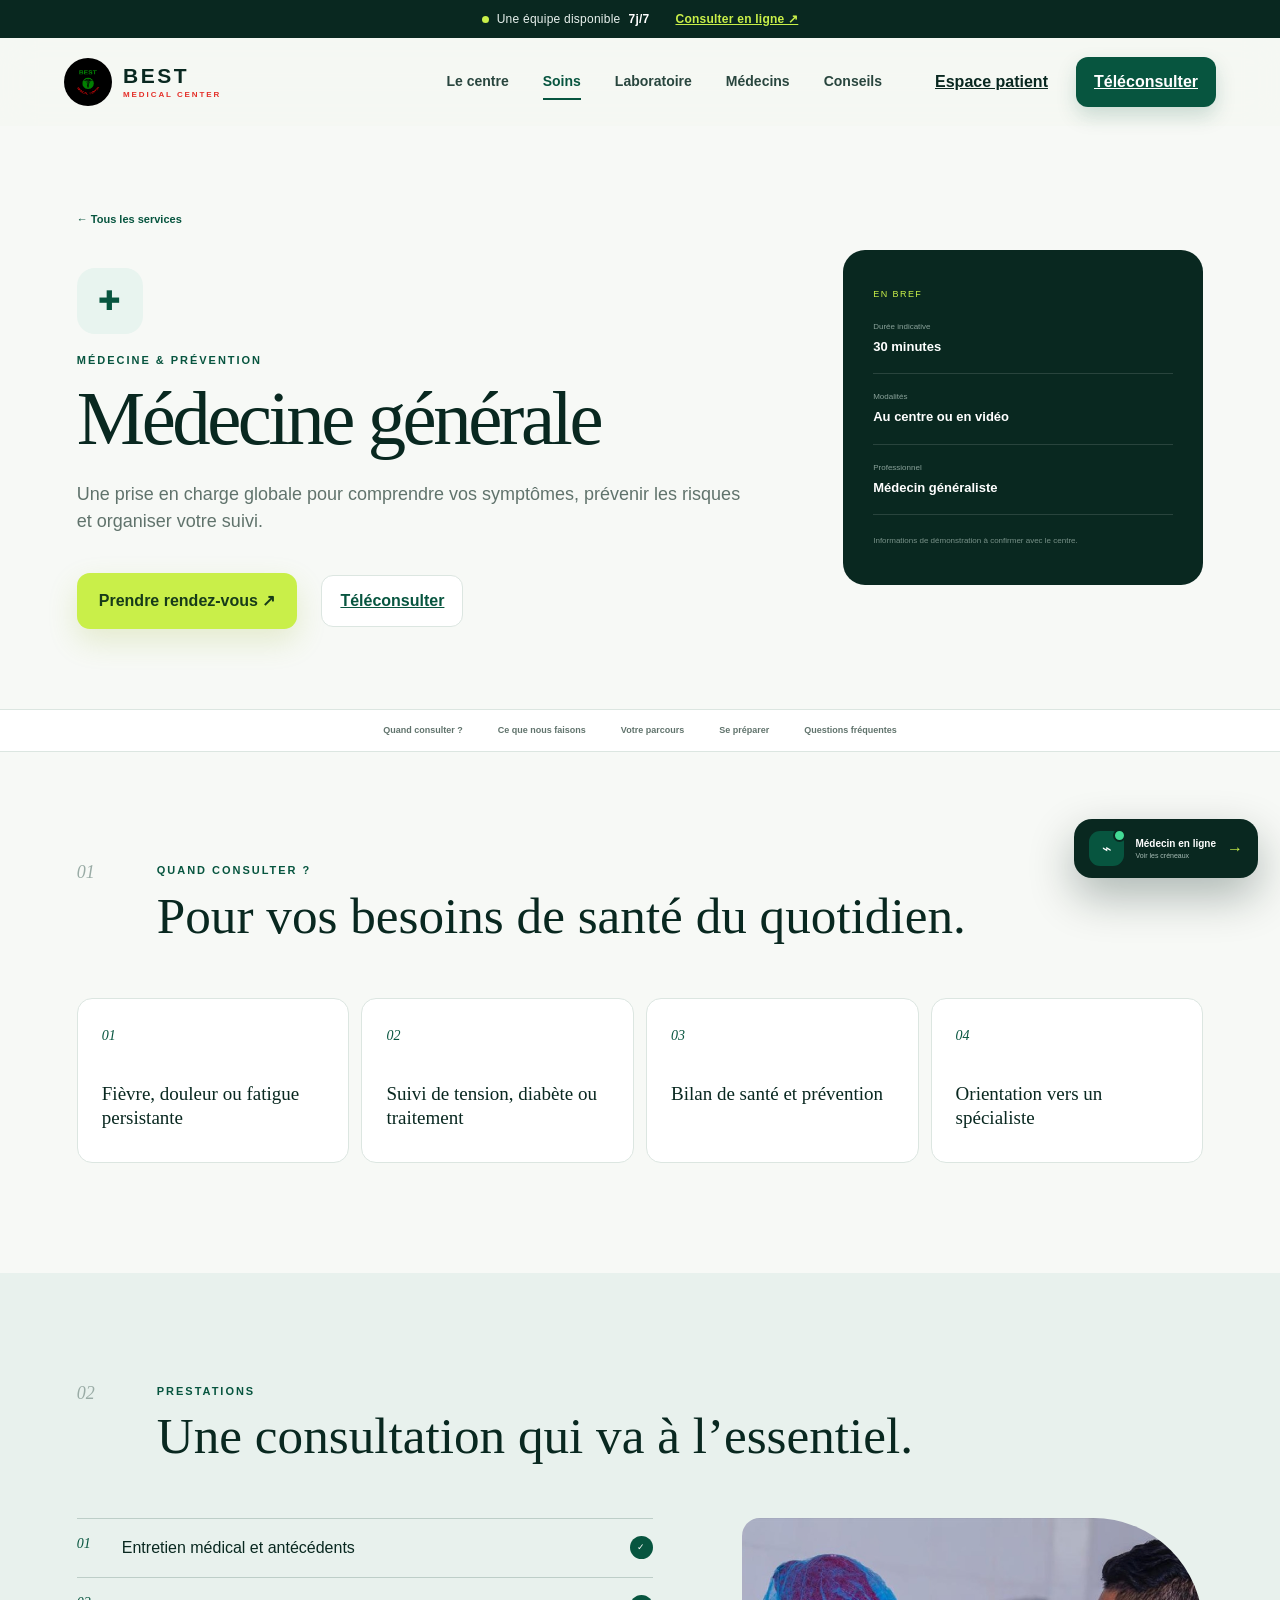
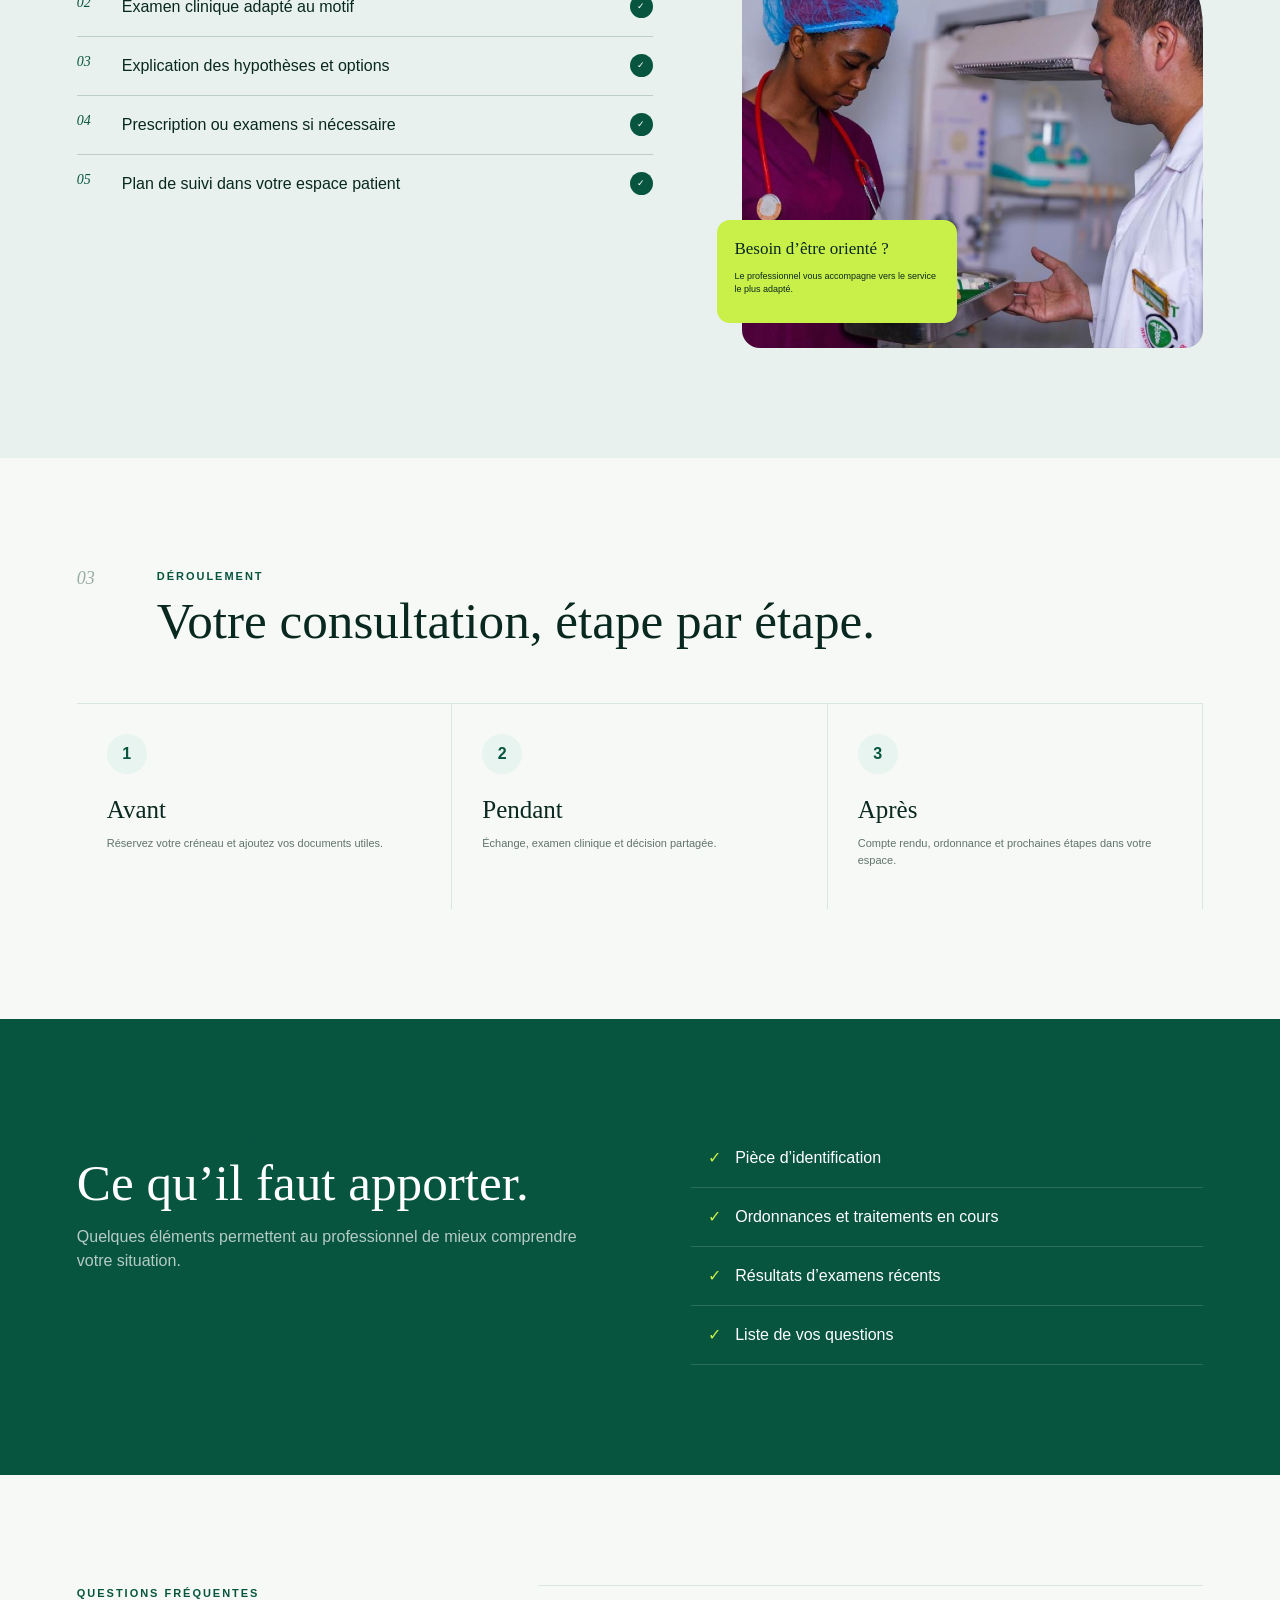
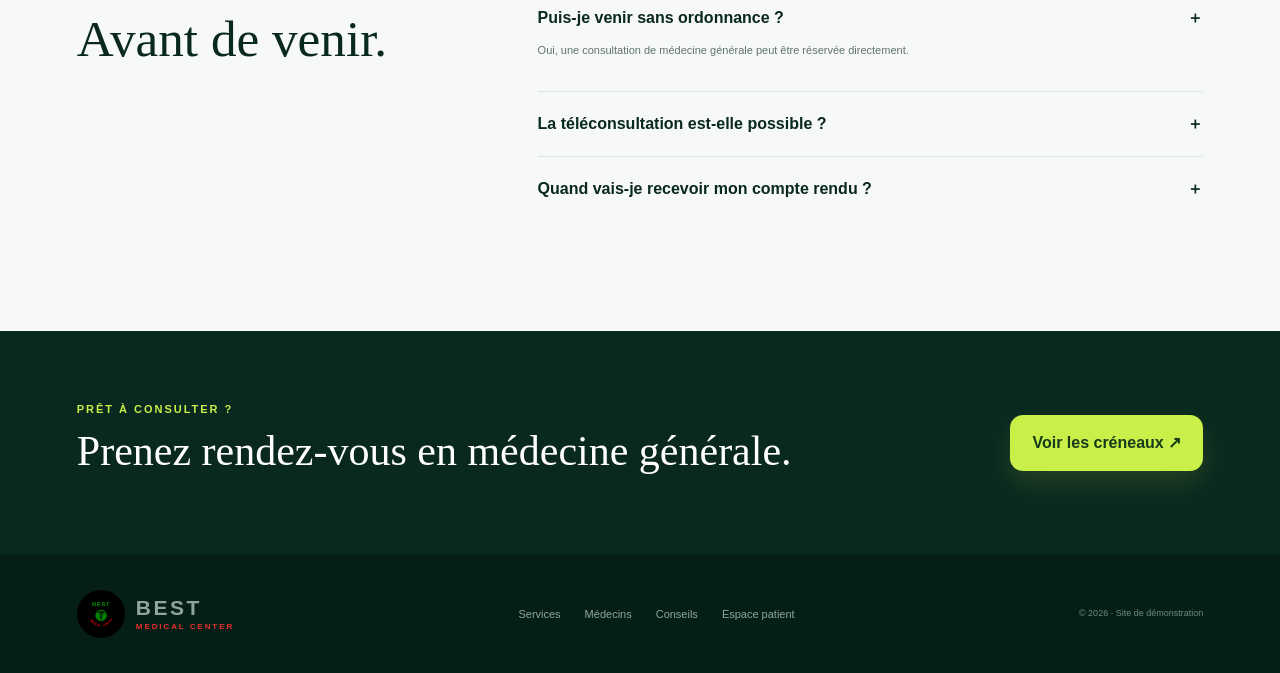
<file: service-detail.html>
<!doctype html><html lang="fr"><head><meta charset="utf-8"><meta name="viewport" content="width=device-width,initial-scale=1"><meta name="theme-color" content="#07553f"><meta name="description" content="Découvrez en détail les services médicaux de Best Medical Center."><title>Détail du service — Best Medical Center</title><link rel="icon" href="logo.png"><link rel="stylesheet" href="styles.css"><link rel="stylesheet" href="content-pages.css"></head><body class="inner-page service-detail-page"><div class="notice-bar"><span class="pulse-dot"></span> Une équipe disponible <strong>7j/7</strong><a class="notice-link" href="teleconsultation.html">Consulter en ligne ↗</a></div><header class="site-header"><a class="brand" href="index.html"><span class="brand-logo"><img src="logo.png" alt="Logo Best Medical Center"></span><span><strong>BEST</strong><small>MEDICAL CENTER</small></span></a><nav class="desktop-nav"><a href="centre.html">Le centre</a><a class="active" href="services.html">Soins</a><a href="laboratoire.html">Laboratoire</a><a href="medecins.html">Médecins</a><a href="conseils.html">Conseils</a></nav><div class="header-actions"><a class="btn btn-ghost desktop-only" href="patient.html">Espace patient</a><a class="btn btn-primary" href="teleconsultation.html">Téléconsulter</a><button class="menu-toggle"><i></i><i></i></button></div><div class="mobile-menu"><a href="centre.html">Le centre</a><a href="services.html">Tous les soins</a><a href="laboratoire.html">Laboratoire</a><a href="medecins.html">Médecins</a><a href="conseils.html">Conseils</a><a href="patient.html">Espace patient</a></div></header>
<main><section class="service-detail-hero"><div class="reveal"><a class="back-link" href="services.html">← Tous les services</a><div class="service-symbol">✚</div><p class="kicker detail-category">Médecine & prévention</p><h1 class="detail-title">Médecine générale</h1><p class="detail-intro">Une prise en charge globale pour comprendre vos symptômes, prévenir les risques et organiser votre suivi.</p><div class="hero-actions"><button class="btn btn-accent btn-large detail-book">Prendre rendez-vous ↗</button><a class="btn btn-outline-detail" href="teleconsultation.html?mode=scheduled">Téléconsulter</a></div></div><aside class="service-summary reveal delay-1"><span>En bref</span><div><small>Durée indicative</small><strong class="detail-duration">30 minutes</strong></div><div><small>Modalités</small><strong class="detail-mode">Au centre ou en vidéo</strong></div><div><small>Professionnel</small><strong class="detail-professional">Médecin généraliste</strong></div><p>Informations de démonstration à confirmer avec le centre.</p></aside></section>
<section class="detail-nav"><a href="#indications">Quand consulter ?</a><a href="#prestations">Ce que nous faisons</a><a href="#parcours-detail">Votre parcours</a><a href="#preparation">Se préparer</a><a href="#questions">Questions fréquentes</a></section>
<section class="section detail-section" id="indications"><div class="detail-heading reveal"><span>01</span><div><p class="kicker">Quand consulter ?</p><h2 class="indications-title">Pour vos besoins de santé du quotidien.</h2></div></div><div class="indications-grid reveal delay-1"></div></section>
<section class="section included-section" id="prestations"><div class="detail-heading reveal"><span>02</span><div><p class="kicker">Prestations</p><h2>Une consultation qui va à l’essentiel.</h2></div></div><div class="included-layout"><div class="included-list reveal"></div><aside class="reveal delay-1"><img class="detail-image" src="equipe-soins.jpg" alt="Équipe médicale"><div><strong>Besoin d’être orienté ?</strong><p>Le professionnel vous accompagne vers le service le plus adapté.</p></div></aside></div></section>
<section class="section care-journey" id="parcours-detail"><div class="detail-heading reveal"><span>03</span><div><p class="kicker">Déroulement</p><h2>Votre consultation, étape par étape.</h2></div></div><div class="care-journey-grid reveal"><article><b>1</b><strong>Avant</strong><p>Réservez votre créneau et ajoutez vos documents utiles.</p></article><article><b>2</b><strong>Pendant</strong><p class="journey-during">Échange, examen clinique et décision partagée.</p></article><article><b>3</b><strong>Après</strong><p>Compte rendu, ordonnance et prochaines étapes dans votre espace.</p></article></div></section>
<section class="section preparation-section" id="preparation"><div class="reveal"><p class="kicker">Préparer votre visite</p><h2>Ce qu’il faut apporter.</h2><p>Quelques éléments permettent au professionnel de mieux comprendre votre situation.</p></div><ul class="preparation-list reveal delay-1"></ul></section>
<section class="section faq-section" id="questions"><div><p class="kicker">Questions fréquentes</p><h2>Avant de venir.</h2></div><div class="faq-list"><details open><summary>Puis-je venir sans ordonnance ?<span>＋</span></summary><p class="faq-one">Oui, une consultation peut généralement être réservée directement.</p></details><details><summary>La téléconsultation est-elle possible ?<span>＋</span></summary><p class="faq-two">Selon le motif, le professionnel peut vous recevoir en vidéo ou vous orienter vers le centre.</p></details><details><summary>Quand vais-je recevoir mon compte rendu ?<span>＋</span></summary><p>Les documents de démonstration apparaissent dans l’espace patient après la consultation.</p></details></div></section>
<section class="detail-cta"><div><p class="kicker light">Prêt à consulter ?</p><h2 class="detail-cta-title">Prenez rendez-vous en médecine générale.</h2></div><button class="btn btn-accent btn-large detail-book">Voir les créneaux ↗</button></section></main><footer class="compact-footer"><a class="brand footer-brand" href="index.html"><span class="brand-logo"><img src="logo.png" alt=""></span><span><strong>BEST</strong><small>MEDICAL CENTER</small></span></a><div><a href="services.html">Services</a><a href="medecins.html">Médecins</a><a href="conseils.html">Conseils</a><a href="patient.html">Espace patient</a></div><span>© 2026 · Site de démonstration</span></footer><div class="service-drawer" hidden><div data-drawer-close></div><aside><button data-drawer-close>×</button><p class="kicker">Rendez-vous</p><h2>Choisissez votre créneau.</h2><p class="drawer-service"></p><div class="slot-days"><button class="active">Aujourd’hui<small>28 sept.</small></button><button>Demain<small>29 sept.</small></button><button>Mardi<small>30 sept.</small></button></div><div class="slot-times"><button>09:30</button><button>11:00</button><button>14:30</button><button>16:15</button></div><button class="btn btn-primary btn-full drawer-confirm" disabled>Confirmer ce rendez-vous</button></aside></div><div class="toast"></div><script src="pages.js"></script></body></html>
</file>
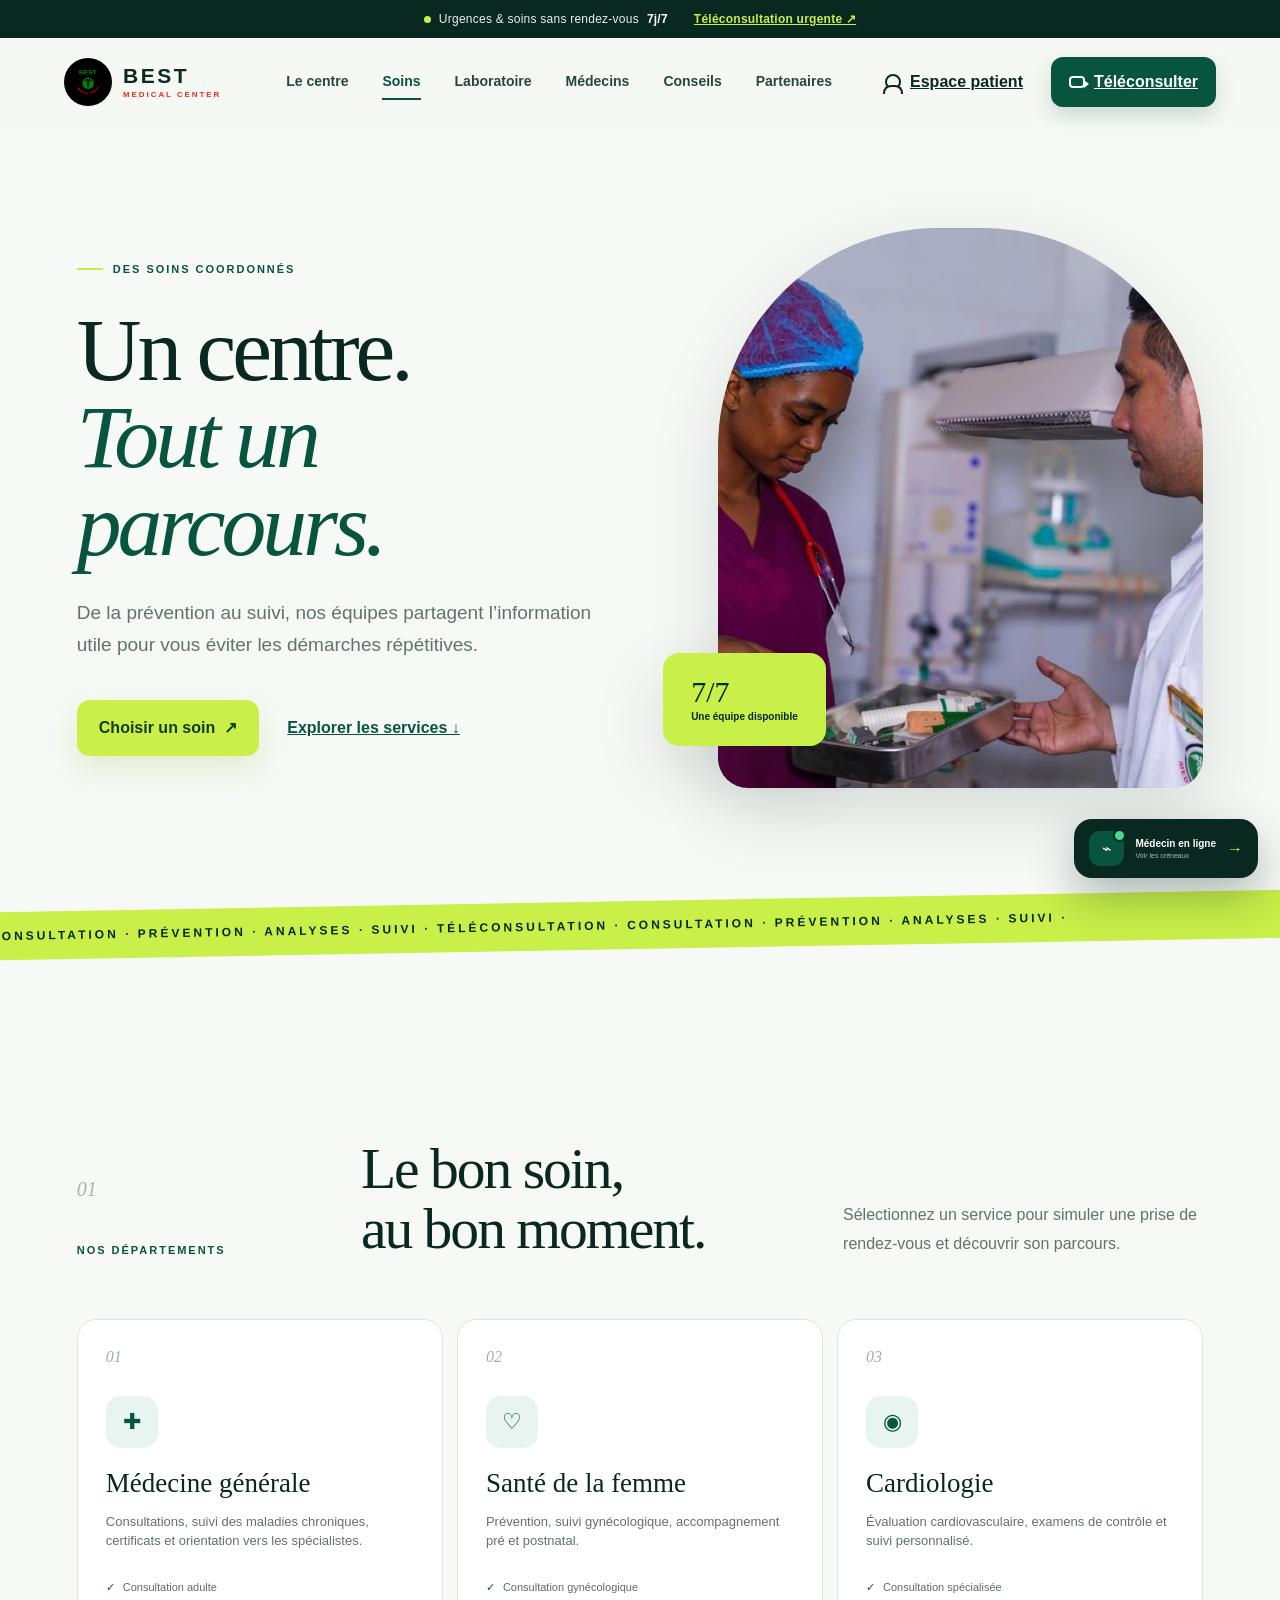
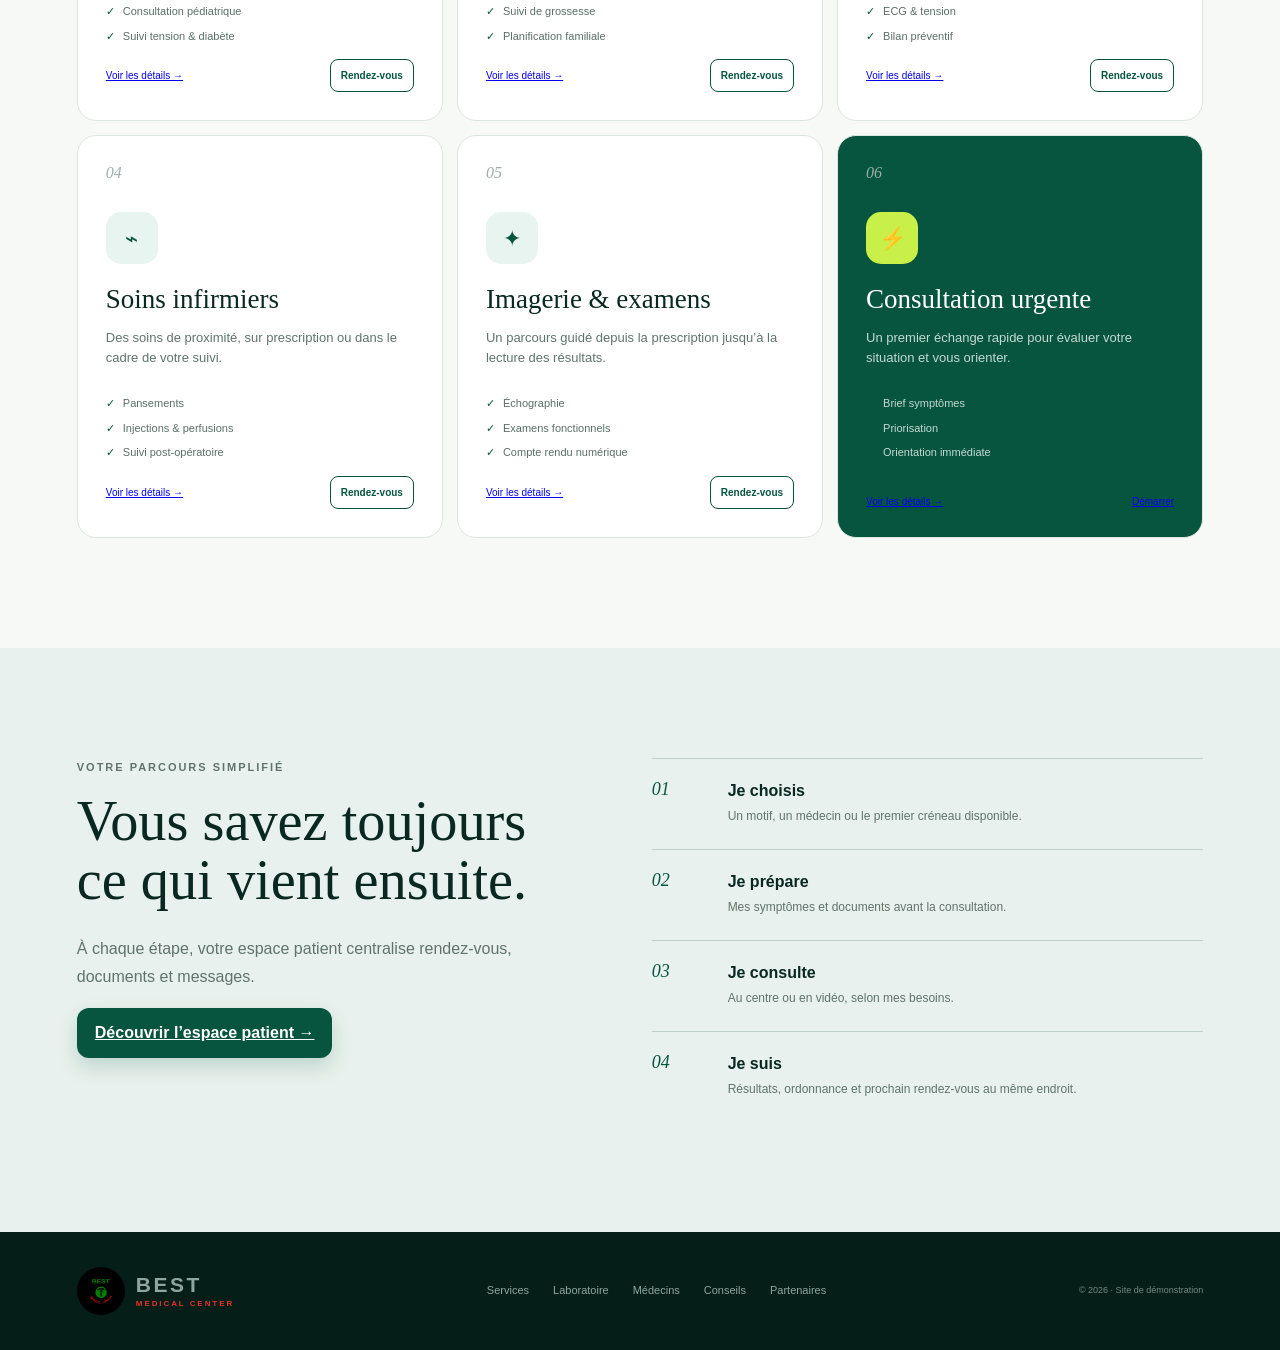
<file: services.html>
<!doctype html><html lang="fr"><head><meta charset="utf-8"><meta name="viewport" content="width=device-width,initial-scale=1"><meta name="theme-color" content="#07553f"><meta name="description" content="Découvrez les services médicaux et le parcours de soins de Best Medical Center."><title>Nos soins — Best Medical Center</title><link rel="icon" href="logo.png"><link rel="stylesheet" href="styles.css"><link rel="stylesheet" href="content-pages.css"></head><body class="inner-page">
<div class="notice-bar"><span class="pulse-dot"></span> Urgences & soins sans rendez-vous <strong>7j/7</strong><a class="notice-link" href="teleconsultation.html">Téléconsultation urgente <span>↗</span></a></div>
<header class="site-header"><a class="brand" href="index.html"><span class="brand-logo"><img src="logo.png" alt="Logo Best Medical Center"></span><span><strong>BEST</strong><small>MEDICAL CENTER</small></span></a><nav class="desktop-nav"><a href="centre.html">Le centre</a><a class="active" href="services.html">Soins</a><a href="laboratoire.html">Laboratoire</a><a href="medecins.html">Médecins</a><a href="conseils.html">Conseils</a><a href="partenaires.html">Partenaires</a></nav><div class="header-actions"><a class="btn btn-ghost desktop-only" href="patient.html"><span class="icon-user"></span>Espace patient</a><a class="btn btn-primary" href="teleconsultation.html"><span class="video-icon"></span>Téléconsulter</a><button class="menu-toggle" aria-label="Ouvrir le menu"><i></i><i></i></button></div><div class="mobile-menu"><a href="centre.html">Le centre</a><a href="services.html">Nos soins</a><a href="laboratoire.html">Laboratoire</a><a href="medecins.html">Médecins</a><a href="conseils.html">Conseils</a><a href="partenaires.html">Partenaires</a><a href="patient.html">Espace patient</a></div></header>
<main><section class="page-hero split-hero"><div class="reveal"><div class="eyebrow"><span></span>Des soins coordonnés</div><h1>Un centre.<br><em>Tout un parcours.</em></h1><p>De la prévention au suivi, nos équipes partagent l’information utile pour vous éviter les démarches répétitives.</p><div class="hero-actions"><button class="btn btn-accent btn-large" data-action="appointment">Choisir un soin <span>↗</span></button><a class="text-link" href="#catalogue">Explorer les services ↓</a></div></div><div class="page-hero-image reveal delay-1"><img src="equipe-soins.jpg" alt="Équipe de soins de Best Medical Center"><div class="image-stat"><strong>7/7</strong><span>Une équipe disponible</span></div></div></section>
<div class="motion-marquee" aria-hidden="true"><div>CONSULTATION · PRÉVENTION · ANALYSES · SUIVI · TÉLÉCONSULTATION · CONSULTATION · PRÉVENTION · ANALYSES · SUIVI ·</div></div>
<section class="section catalogue" id="catalogue"><div class="section-heading reveal"><div><span class="section-index">01</span><p class="kicker">Nos départements</p></div><h2>Le bon soin,<br>au bon moment.</h2><p>Sélectionnez un service pour simuler une prise de rendez-vous et découvrir son parcours.</p></div><div class="department-grid">
<article class="department-card reveal"><span>01</span><i>✚</i><h3>Médecine générale</h3><p>Consultations, suivi des maladies chroniques, certificats et orientation vers les spécialistes.</p><ul><li>Consultation adulte</li><li>Consultation pédiatrique</li><li>Suivi tension & diabète</li></ul><div class="service-actions"><a href="service-detail.html?service=general">Voir les détails →</a><button data-service="Médecine générale">Rendez-vous</button></div></article>
<article class="department-card reveal delay-1"><span>02</span><i>♡</i><h3>Santé de la femme</h3><p>Prévention, suivi gynécologique, accompagnement pré et postnatal.</p><ul><li>Consultation gynécologique</li><li>Suivi de grossesse</li><li>Planification familiale</li></ul><div class="service-actions"><a href="service-detail.html?service=femme">Voir les détails →</a><button data-service="Santé de la femme">Rendez-vous</button></div></article>
<article class="department-card reveal delay-2"><span>03</span><i>◉</i><h3>Cardiologie</h3><p>Évaluation cardiovasculaire, examens de contrôle et suivi personnalisé.</p><ul><li>Consultation spécialisée</li><li>ECG & tension</li><li>Bilan préventif</li></ul><div class="service-actions"><a href="service-detail.html?service=cardiologie">Voir les détails →</a><button data-service="Cardiologie">Rendez-vous</button></div></article>
<article class="department-card reveal"><span>04</span><i>⌁</i><h3>Soins infirmiers</h3><p>Des soins de proximité, sur prescription ou dans le cadre de votre suivi.</p><ul><li>Pansements</li><li>Injections & perfusions</li><li>Suivi post-opératoire</li></ul><div class="service-actions"><a href="service-detail.html?service=infirmiers">Voir les détails →</a><button data-service="Soins infirmiers">Rendez-vous</button></div></article>
<article class="department-card reveal delay-1"><span>05</span><i>✦</i><h3>Imagerie & examens</h3><p>Un parcours guidé depuis la prescription jusqu’à la lecture des résultats.</p><ul><li>Échographie</li><li>Examens fonctionnels</li><li>Compte rendu numérique</li></ul><div class="service-actions"><a href="service-detail.html?service=imagerie">Voir les détails →</a><button data-service="Imagerie">Rendez-vous</button></div></article>
<article class="department-card department-accent reveal delay-2"><span>06</span><i>⚡</i><h3>Consultation urgente</h3><p>Un premier échange rapide pour évaluer votre situation et vous orienter.</p><ul><li>Brief symptômes</li><li>Priorisation</li><li>Orientation immédiate</li></ul><div class="service-actions"><a href="service-detail.html?service=urgent">Voir les détails →</a><a href="teleconsultation.html?mode=urgent">Démarrer</a></div></article></div></section>
<section class="section pathway"><div class="pathway-copy reveal"><p class="kicker">Votre parcours simplifié</p><h2>Vous savez toujours<br>ce qui vient ensuite.</h2><p>À chaque étape, votre espace patient centralise rendez-vous, documents et messages.</p><a class="btn btn-primary" href="patient.html">Découvrir l’espace patient →</a></div><div class="pathway-rail reveal delay-1"><article><b>01</b><div><strong>Je choisis</strong><p>Un motif, un médecin ou le premier créneau disponible.</p></div></article><article><b>02</b><div><strong>Je prépare</strong><p>Mes symptômes et documents avant la consultation.</p></div></article><article><b>03</b><div><strong>Je consulte</strong><p>Au centre ou en vidéo, selon mes besoins.</p></div></article><article><b>04</b><div><strong>Je suis</strong><p>Résultats, ordonnance et prochain rendez-vous au même endroit.</p></div></article></div></section>
</main><footer class="compact-footer"><a class="brand footer-brand" href="index.html"><span class="brand-logo"><img src="logo.png" alt=""></span><span><strong>BEST</strong><small>MEDICAL CENTER</small></span></a><div><a href="services.html">Services</a><a href="laboratoire.html">Laboratoire</a><a href="medecins.html">Médecins</a><a href="conseils.html">Conseils</a><a href="partenaires.html">Partenaires</a></div><span>© 2026 · Site de démonstration</span></footer>
<div class="service-drawer" hidden><div data-drawer-close></div><aside><button data-drawer-close>×</button><p class="kicker">Rendez-vous</p><h2>Choisissez votre créneau.</h2><p class="drawer-service"></p><div class="slot-days"><button class="active">Aujourd’hui<small>28 sept.</small></button><button>Demain<small>29 sept.</small></button><button>Mardi<small>30 sept.</small></button></div><div class="slot-times"><button>09:30</button><button>11:00</button><button>14:30</button><button>16:15</button></div><button class="btn btn-primary btn-full drawer-confirm" disabled>Confirmer ce rendez-vous</button></aside></div><div class="toast"></div><script src="pages.js"></script></body></html>
</file>
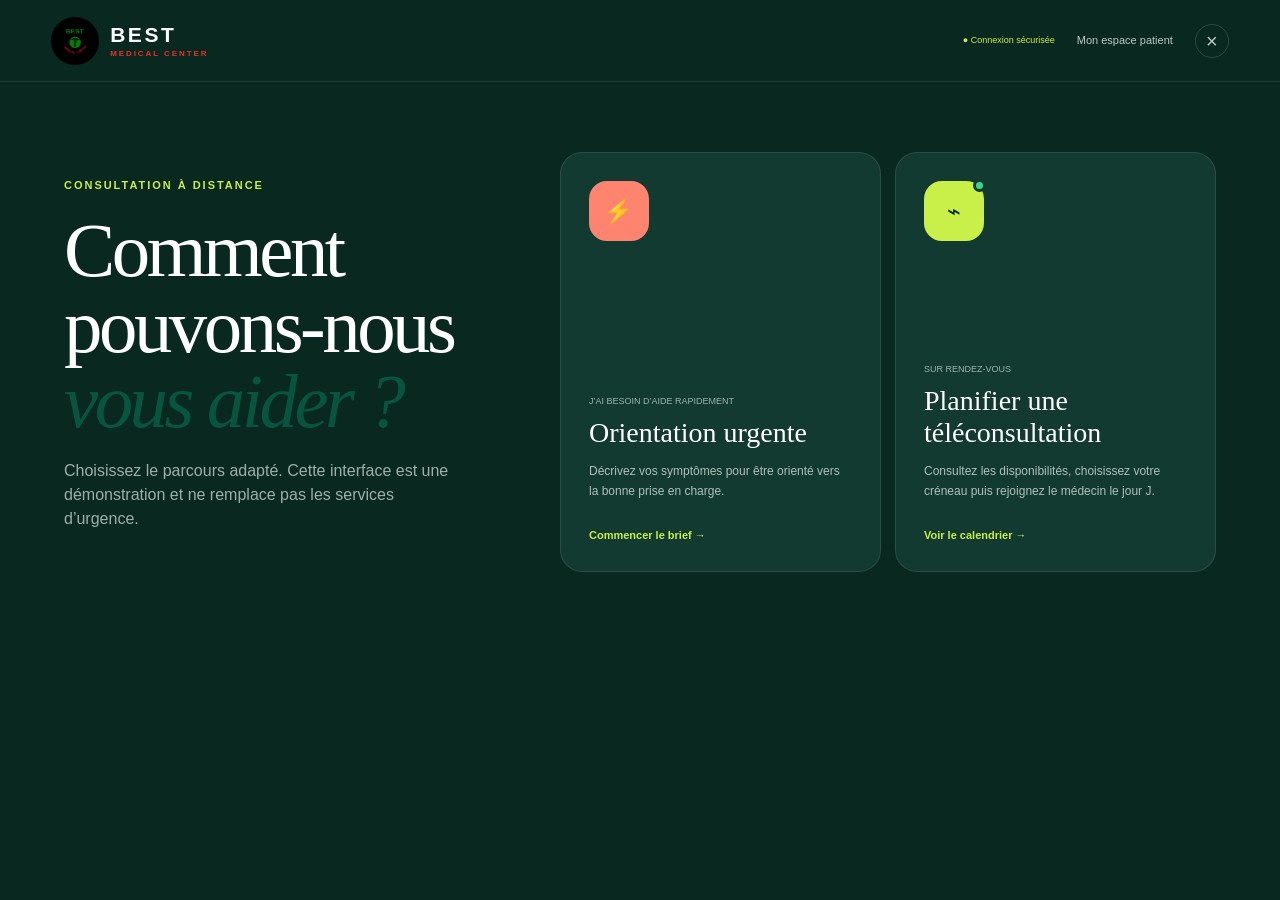
<file: teleconsultation.html>
<!doctype html><html lang="fr"><head><meta charset="utf-8"><meta name="viewport" content="width=device-width,initial-scale=1"><meta name="theme-color" content="#092820"><meta name="description" content="Téléconsultation programmée ou demande d’orientation urgente chez Best Medical Center."><title>Téléconsultation — Best Medical Center</title><link rel="icon" href="logo.png"><link rel="stylesheet" href="styles.css"></head><body class="tele-page">
<header class="tele-header"><a class="brand" href="index.html"><span class="brand-logo"><img src="logo.png" alt="Logo Best Medical Center"></span><span><strong>BEST</strong><small>MEDICAL CENTER</small></span></a><div><span class="secure-label">● Connexion sécurisée</span><a href="patient.html">Mon espace patient</a><a class="tele-exit" href="index.html">×</a></div></header>
<main class="tele-main"><section class="tele-intro"><div class="reveal"><p class="kicker light">Consultation à distance</p><h1>Comment pouvons-nous<br><em>vous aider ?</em></h1><p>Choisissez le parcours adapté. Cette interface est une démonstration et ne remplace pas les services d’urgence.</p></div><div class="care-mode-grid reveal delay-1"><button data-care-mode="urgent"><span class="mode-icon urgent">⚡</span><div><small>J’ai besoin d’aide rapidement</small><strong>Orientation urgente</strong><p>Décrivez vos symptômes pour être orienté vers la bonne prise en charge.</p><b>Commencer le brief →</b></div></button><button data-care-mode="scheduled"><span class="mode-icon"><i></i>⌁</span><div><small>Sur rendez-vous</small><strong>Planifier une téléconsultation</strong><p>Consultez les disponibilités, choisissez votre créneau puis rejoignez le médecin le jour J.</p><b>Voir le calendrier →</b></div></button></div></section>
<section class="tele-flow" hidden><div class="flow-progress"><button data-flow-back>← Retour</button><div><span class="active"></span><span></span><span></span></div><small>Étape <b>1</b> sur 3</small></div>
<div class="urgent-flow flow-screen" data-flow="urgent"><aside><p class="kicker">Brief de préconsultation</p><h2>Aidez-nous à comprendre.</h2><p>Répondez en quelques secondes. Vos réponses ne sont pas envoyées dans cette démonstration.</p><div class="urgent-warning"><b>!</b><span><strong>Danger immédiat ?</strong>Contactez immédiatement le service d’urgence local ou rendez-vous au centre le plus proche.</span></div></aside><form id="triageForm"><fieldset><legend>Pour qui consultez-vous ?</legend><div class="chip-group"><label><input type="radio" name="person" value="Moi" checked><span>Pour moi</span></label><label><input type="radio" name="person" value="Un enfant"><span>Un enfant</span></label><label><input type="radio" name="person" value="Un proche"><span>Un proche</span></label></div></fieldset><fieldset><legend>Motif principal</legend><div class="symptom-grid"><label><input type="radio" name="symptom" value="Fièvre" required><span>🌡<b>Fièvre</b></span></label><label><input type="radio" name="symptom" value="Douleur"><span>✦<b>Douleur</b></span></label><label><input type="radio" name="symptom" value="Respiration"><span>≈<b>Respiration</b></span></label><label><input type="radio" name="symptom" value="Digestif"><span>◌<b>Digestif</b></span></label><label><input type="radio" name="symptom" value="Peau"><span>✧<b>Peau</b></span></label><label><input type="radio" name="symptom" value="Autre"><span>＋<b>Autre</b></span></label></div></fieldset><label class="field-label">Depuis combien de temps ?<select name="duration" required><option value="">Choisir</option><option>Moins de 24 heures</option><option>1 à 3 jours</option><option>Plus de 3 jours</option></select></label><label class="field-label">Décrivez brièvement la situation<textarea name="details" rows="3" placeholder="Ex. température, localisation de la douleur, évolution…" required></textarea></label><button class="btn btn-accent btn-full" type="submit">Analyser le brief →</button></form></div>
<div class="triage-result flow-screen" data-flow="result" hidden><div class="triage-orb">✓</div><p class="kicker">Orientation simulée</p><h2>Un échange médical rapide est conseillé.</h2><p>Votre brief a préparé le contexte pour le médecin. Dans une version connectée, la demande serait transmise à la file d’attente du centre.</p><div class="triage-summary"><span><small>Motif</small><strong class="summary-symptom">—</strong></span><span><small>Délai estimé</small><strong>10–15 min · Démo</strong></span><span><small>Canal</small><strong>Appel vidéo</strong></span></div><button class="btn btn-accent" data-start-preflight>Démarrer le test technique →</button><a href="services.html">Je préfère consulter au centre</a></div>
<div class="scheduled-flow flow-screen" data-flow="scheduled" hidden><div class="booking-calendar"><div class="calendar-head"><div><p class="kicker">Disponibilités</p><h2>Choisissez une date.</h2></div><div><button data-calendar-prev aria-label="Semaine précédente">←</button><strong class="calendar-month">Septembre 2026</strong><button data-calendar-next aria-label="Semaine suivante">→</button></div></div><div class="calendar-days" aria-label="Jours disponibles"></div><div class="calendar-legend"><span><i></i>Disponible</span><span><i></i>Peu de places</span><span><i></i>Complet</span></div><div class="slot-section"><div><strong>Créneaux disponibles</strong><small class="selected-date-label">Sélectionnez une date</small></div><div class="available-slots"><p>Choisissez d’abord une date disponible.</p></div></div></div><aside class="booking-recap"><p class="kicker">Votre consultation</p><div class="scheduled-doctor"><span>AB</span><div><strong>Dr. A. Barry</strong><small>Médecine générale</small></div><b>Vidéo</b></div><div class="recap-line"><span>Date</span><strong class="recap-date">—</strong></div><div class="recap-line"><span>Heure</span><strong class="recap-time">—</strong></div><div class="recap-line"><span>Durée</span><strong>30 minutes</strong></div><button class="btn btn-accent btn-full confirm-booking" disabled>Confirmer le rendez-vous →</button><small>Confirmation instantanée · Rappel avant l’appel</small></aside></div>
<div class="booking-confirmed flow-screen" data-flow="booking-confirmed" hidden><div class="confirmation-burst"><span>✓</span></div><p class="kicker">Rendez-vous confirmé</p><h2>Votre créneau est réservé.</h2><p>Il est enregistré dans votre espace patient. La salle ouvrira 10 minutes avant l’heure prévue.</p><div class="appointment-ticket"><div><span>⌁</span><div><small>Téléconsultation</small><strong>Dr. A. Barry</strong></div></div><div><small>Date</small><strong class="ticket-date">—</strong></div><div><small>Heure</small><strong class="ticket-time">—</strong></div><i></i></div><div class="countdown-card"><span>Ouverture de la salle dans</span><strong class="appointment-countdown">—</strong></div><div class="confirmation-actions"><button class="btn btn-accent" data-simulate-day>Simuler le jour du rendez-vous →</button><a class="btn btn-primary" href="patient.html">Voir dans mon espace patient</a></div><small class="demo-note">Le bouton de simulation remplace l’attente réelle dans cette démonstration.</small></div>
<div class="preflight-page flow-screen" data-flow="preflight" hidden><div class="video-preview"><video autoplay muted playsinline></video><div class="camera-placeholder"><span>MK</span><p>Caméra désactivée</p></div><div class="preview-controls"><button data-device="mic" class="active">◉</button><button data-device="camera">▣</button></div></div><div class="preflight-copy"><p class="kicker">Test technique</p><h2>Tout est prêt.</h2><div class="device-checks vertical"><div><span class="check good">✓</span><p><strong>Connexion internet</strong><small>Stable · qualité excellente</small></p></div><div><span class="check good">✓</span><p><strong>Microphone</strong><small>Prêt</small></p></div><div><span class="check pending">•</span><p><strong>Caméra</strong><small>Optionnelle</small></p></div></div><button class="btn btn-accent btn-full" data-enter-room>Entrer dans la salle →</button><p class="privacy">🔒 Échange chiffré · Aucun flux enregistré dans la démo</p></div></div>
<div class="consult-room flow-screen" data-flow="room" hidden><div class="room-video"><div class="doctor-placeholder"><span>AB</span><h3>Dr. A. Barry</h3><p>Connexion du médecin…</p></div><div class="connection-status"><i></i> Connecté · HD</div><div class="call-duration">00:00</div><div class="local-video"><span>MK</span><small>Vous</small></div></div><div class="room-side"><div><p class="kicker">Consultation</p><h2>Informations utiles</h2><div class="brief-recap"><strong>Brief patient</strong><p class="room-symptom">Consultation programmée</p><span>Documents joints · 0</span></div><button data-toast="Ajout de document simulé">＋ Ajouter un document</button></div><div class="room-controls"><button class="active" data-room-device>◉<span>Micro</span></button><button data-room-device>▣<span>Caméra</span></button><button data-toast="Messagerie ouverte">◌<span>Message</span></button><button class="end-consult">×<span>Quitter</span></button></div></div></div>
<div class="consult-ended flow-screen" data-flow="ended" hidden><div class="success-mark">✓</div><p class="kicker">Téléconsultation terminée</p><h2>Votre suivi continue.</h2><p>Le compte rendu de démonstration sera visible dans votre espace patient.</p><div><a class="btn btn-primary" href="patient.html">Voir mon espace patient</a><a class="text-link" href="index.html">Retour à l’accueil</a></div></div></section>
</main><div class="toast"></div><script src="pages.js"></script></body></html>
</file>
<file: styles.css>
:root{--ink:#092820;--green:#07553f;--green-2:#0a6a4e;--mint:#e8f4ef;--lime:#c9ef49;--cream:#f5f7f3;--white:#fff;--muted:#60736c;--line:#dce6e1;--shadow:0 24px 70px rgba(5,45,34,.14);--radius:24px;--ease:cubic-bezier(.2,.8,.2,1)}*{box-sizing:border-box}html{scroll-behavior:smooth}body{margin:0;color:var(--ink);background:var(--cream);font-family:Inter,ui-sans-serif,-apple-system,BlinkMacSystemFont,"Segoe UI",sans-serif;line-height:1.5;overflow-x:hidden}button,a{font:inherit}button{cursor:pointer}img{display:block;max-width:100%}.skip-link{position:fixed;left:12px;top:-50px;z-index:200;background:#fff;color:var(--green);padding:12px 18px;border-radius:8px}.skip-link:focus{top:12px}.notice-bar{height:38px;background:var(--ink);color:#e9f2ee;display:flex;align-items:center;justify-content:center;gap:8px;font-size:12px;letter-spacing:.02em}.notice-bar strong{color:#fff}.notice-link{border:0;background:none;color:var(--lime);margin-left:18px;font-weight:700}.pulse-dot{width:7px;height:7px;border-radius:50%;background:var(--lime);box-shadow:0 0 0 0 rgba(201,239,73,.6);animation:pulse 2s infinite}@keyframes pulse{70%{box-shadow:0 0 0 8px rgba(201,239,73,0)}100%{box-shadow:0 0 0 0 rgba(201,239,73,0)}}.site-header{height:88px;padding:0 clamp(22px,5vw,76px);display:flex;align-items:center;justify-content:space-between;background:rgba(245,247,243,.88);backdrop-filter:blur(16px);position:sticky;top:0;z-index:60;border-bottom:1px solid transparent;transition:.3s}.site-header.scrolled{height:76px;border-color:var(--line);box-shadow:0 8px 30px rgba(9,40,32,.06)}.brand{display:flex;align-items:center;gap:11px;color:var(--ink);text-decoration:none;line-height:1}.brand-logo{display:grid;place-items:center;width:48px;height:48px;border-radius:50%;overflow:hidden;background:#000;flex:none}.brand-logo img{width:100%;height:100%;object-fit:contain}.brand strong{display:block;font-size:21px;letter-spacing:.12em}.brand small{display:block;font-size:8px;letter-spacing:.24em;color:#e5312a;font-weight:800;margin-top:5px}.desktop-nav{display:flex;gap:34px;margin-left:auto;margin-right:35px}.desktop-nav a{font-size:14px;color:#29463e;text-decoration:none;font-weight:600;position:relative}.desktop-nav a:after{content:"";height:2px;position:absolute;left:0;right:100%;bottom:-8px;background:var(--green);transition:.25s}.desktop-nav a:hover:after{right:0}.header-actions{display:flex;align-items:center;gap:10px}.btn{border:0;border-radius:12px;padding:13px 18px;font-weight:750;display:inline-flex;align-items:center;justify-content:center;gap:9px;transition:transform .2s var(--ease),box-shadow .2s,background .2s}.btn:hover{transform:translateY(-2px)}.btn-primary{color:#fff;background:var(--green);box-shadow:0 9px 20px rgba(7,85,63,.18)}.btn-primary:hover{background:#064735}.btn-ghost{color:var(--ink);background:transparent}.btn-accent{background:var(--lime);color:#173b19;box-shadow:0 12px 30px rgba(149,180,38,.2)}.btn-accent:hover{background:#d7fa59;box-shadow:0 16px 36px rgba(149,180,38,.3)}.btn-large{padding:16px 22px;border-radius:13px}.btn-full{width:100%}.video-icon{width:16px;height:12px;border:2px solid currentColor;border-radius:4px;display:inline-block;position:relative}.video-icon:after{content:"";position:absolute;right:-6px;top:2px;border:4px solid transparent;border-right:0;border-left:5px solid currentColor}.icon-user{width:16px;height:16px;border:2px solid currentColor;border-radius:50%;position:relative}.icon-user:after{content:"";position:absolute;left:-4px;right:-4px;height:7px;bottom:-6px;border:2px solid currentColor;border-bottom:0;border-radius:8px 8px 0 0;background:var(--cream)}.menu-toggle{display:none;border:0;background:none;padding:10px}.menu-toggle i{width:22px;height:2px;background:var(--ink);display:block;margin:5px}.mobile-menu{display:none}.hero{min-height:calc(100vh - 126px);max-width:1480px;margin:auto;padding:clamp(48px,6vw,92px) clamp(24px,7vw,104px) 80px;display:grid;grid-template-columns:1fr .9fr;align-items:center;gap:7vw;position:relative}.hero-copy{z-index:2}.eyebrow,.kicker{text-transform:uppercase;letter-spacing:.18em;font-size:11px;font-weight:800;color:var(--green)}.eyebrow{display:flex;align-items:center;gap:10px}.eyebrow span{width:26px;height:2px;background:var(--lime)}h1{font-family:Georgia,"Times New Roman",serif;font-size:clamp(50px,6.2vw,91px);line-height:.98;letter-spacing:-.045em;margin:25px 0 30px;font-weight:500;max-width:740px}h1 em{font-weight:400;color:var(--green)}.hero-lede{font-size:clamp(17px,1.5vw,21px);line-height:1.6;color:var(--muted);max-width:600px}.hero-actions{display:flex;align-items:center;gap:24px;margin-top:38px}.text-link{border:0;background:none;color:var(--green);font-weight:800;padding:10px 4px}.text-link .play{width:36px;height:36px;border:1px solid var(--line);border-radius:50%;display:inline-grid;place-items:center;margin-right:8px;font-size:10px}.trust-row{display:flex;align-items:center;margin-top:50px}.avatars{display:flex}.avatars span{width:36px;height:36px;border-radius:50%;display:grid;place-items:center;color:#fff;font-size:10px;font-weight:800;border:3px solid var(--cream);margin-left:-8px;background:var(--green)}.avatars span:nth-child(2){background:#c76c3f}.avatars span:nth-child(3){background:#173a63}.trust-row p{margin:0 0 0 12px;font-size:12px}.trust-row p span{color:var(--muted)}.hero-visual{height:min(69vh,720px);min-height:560px;position:relative}.hero-photo-wrap{height:100%;overflow:hidden;border-radius:180px 180px 30px 30px;position:relative;background:#dbe8e1;box-shadow:var(--shadow)}.hero-photo-wrap img{width:100%;height:100%;object-fit:cover;object-position:50% 44%;transition:transform 1.1s var(--ease)}.hero-photo-wrap:hover img{transform:scale(1.03)}.photo-scrim{position:absolute;inset:45% 0 0;background:linear-gradient(transparent,rgba(3,27,21,.76))}.hero-caption{position:absolute;left:34px;right:34px;bottom:32px;color:#fff;display:flex;gap:16px;align-items:center}.caption-mark{width:50px;height:50px;border:1px solid rgba(255,255,255,.4);border-radius:50%;display:grid;place-items:center;font-family:Georgia;font-size:28px}.hero-caption p{margin:0;line-height:1.25}.hero-caption strong{font-family:Georgia;font-size:24px;font-weight:500}.hero-caption small{display:block;margin-top:6px;color:#d6e3dd}.floating-card{position:absolute;left:-55px;top:18%;background:#fff;padding:16px;border-radius:16px;display:flex;align-items:center;gap:11px;box-shadow:var(--shadow);z-index:4}.status-icon{width:32px;height:32px;border-radius:50%;display:grid;place-items:center;background:var(--mint);color:var(--green);font-weight:900}.floating-card div{display:flex;flex-direction:column}.floating-card small{font-size:10px;color:var(--muted)}.floating-card strong{font-size:13px}.floating-card button{width:32px;height:32px;border:0;background:var(--lime);border-radius:9px}.orbit{position:absolute;border:1px solid rgba(7,85,63,.18);border-radius:50%;z-index:-1}.orbit-a{width:130px;height:130px;right:-45px;top:11%}.orbit-b{width:70px;height:70px;left:-35px;bottom:7%;background:var(--lime);border:0;opacity:.5;filter:blur(2px)}.scroll-cue{position:absolute;bottom:24px;left:7vw;font-size:10px;text-transform:uppercase;letter-spacing:.14em;color:var(--muted);display:flex;align-items:center;gap:10px}.scroll-cue span{width:30px;height:1px;background:var(--muted)}.quick-access{max-width:1180px;margin:0 auto 90px;display:grid;grid-template-columns:repeat(3,1fr);background:#fff;border:1px solid var(--line);border-radius:20px;box-shadow:0 20px 60px rgba(6,47,36,.08);overflow:hidden}.quick-access button{border:0;background:#fff;padding:24px 26px;display:flex;align-items:center;text-align:left;gap:14px;border-right:1px solid var(--line);transition:.25s}.quick-access button:last-child{border:0}.quick-access button:hover{background:var(--mint)}.qa-icon{width:40px;height:40px;border-radius:12px;background:var(--mint);display:grid;place-items:center;font-size:20px}.quick-access small,.quick-access strong{display:block}.quick-access small{font-size:11px;color:var(--muted)}.quick-access strong{font-size:14px;margin-top:2px}.quick-access b{margin-left:auto;color:var(--green)}.section{padding:110px max(6vw,24px)}.care-section{max-width:1480px;margin:auto}.section-heading{display:grid;grid-template-columns:.65fr 1.2fr 1fr;gap:50px;align-items:end;margin-bottom:60px}.section-index{display:block;font-family:Georgia;font-style:italic;color:#a6b3ae;font-size:20px;margin-bottom:38px}.kicker{margin:0}.section-heading h2,.tele-copy h2,.experience h2,.team-copy h2,.cta-content h2{font:500 clamp(40px,4.5vw,68px)/1.04 Georgia,serif;letter-spacing:-.035em;margin:0}.section-heading>p{color:var(--muted);max-width:390px;line-height:1.8;margin:0}.service-grid{display:grid;grid-template-columns:repeat(4,1fr);gap:14px}.service-card{min-height:350px;background:#fff;border:1px solid var(--line);border-radius:18px;padding:24px;display:flex;flex-direction:column;transition:.35s var(--ease)}.service-card:hover{transform:translateY(-8px);box-shadow:var(--shadow);border-color:transparent}.service-featured{background:var(--green);color:#fff;border-color:var(--green)}.service-top{display:flex;justify-content:space-between;font-size:11px;color:#91a29c}.service-top i{width:31px;height:31px;border:1px solid currentColor;border-radius:50%;display:grid;place-items:center;font-style:normal}.service-featured .service-top{color:#bdd7cf}.service-icon{margin-top:40px;font-size:27px;width:54px;height:54px;border-radius:16px;background:var(--mint);color:var(--green);display:grid;place-items:center}.service-featured .service-icon{background:rgba(255,255,255,.12);color:var(--lime)}.service-card h3{font:500 25px/1.2 Georgia,serif;margin:25px 0 10px}.service-card p{font-size:14px;line-height:1.65;color:var(--muted);margin:0}.service-featured p{color:#cfe1dc}.service-card button{border:0;background:none;color:var(--green);font-weight:800;text-align:left;padding:0;margin-top:auto;display:flex;justify-content:space-between}.service-featured button{color:var(--lime)}.tele-section{display:grid;grid-template-columns:1fr 1fr;gap:9vw;align-items:center;max-width:1480px;margin:auto}.tele-visual{height:690px;position:relative}.tele-photo{height:100%;border-radius:28px 160px 28px 28px;overflow:hidden;position:relative}.tele-photo img{height:100%;width:100%;object-fit:cover}.secure-pill{position:absolute;top:24px;left:24px;background:rgba(255,255,255,.9);backdrop-filter:blur(10px);border-radius:30px;padding:10px 15px;color:var(--green);font-size:11px;font-weight:800}.secure-pill:first-letter{color:#28a877}.call-ui{position:absolute;right:-52px;bottom:36px;width:260px;background:rgba(9,40,32,.94);color:#fff;border-radius:18px;padding:20px;box-shadow:var(--shadow);backdrop-filter:blur(10px)}.call-ui>div:first-child{display:grid;grid-template-columns:32px 1fr}.call-ui>div:first-child span{width:32px;height:32px;border-radius:50%;background:var(--lime);grid-row:span 2}.call-ui b,.call-ui small{margin-left:10px}.call-ui b{font-size:13px}.call-ui small{font-size:10px;color:#bbccc6}.call-time{text-align:center;font:32px Georgia;margin:24px 0 18px}.call-actions{display:flex;justify-content:center;gap:10px}.call-actions i{width:40px;height:40px;border-radius:50%;background:rgba(255,255,255,.1);display:grid;place-items:center;font-style:normal}.call-actions .hangup{background:#e64646}.tele-copy{max-width:570px}.tele-copy .kicker{margin-bottom:18px}.tele-copy>p:not(.kicker){color:var(--muted);font-size:17px;line-height:1.8;margin:28px 0}.steps{list-style:none;padding:0;margin:32px 0}.steps li{display:flex;gap:18px;padding:15px 0}.steps li>span{width:34px;height:34px;border:1px solid #b7cac3;border-radius:50%;display:grid;place-items:center;color:var(--green);font-size:12px;flex:none}.steps strong,.steps small{display:block}.steps strong{font-size:14px}.steps small{color:var(--muted);margin-top:4px}.experience{background:var(--ink);color:#fff;display:grid;grid-template-columns:1fr 1fr;gap:9vw;align-items:center;overflow:hidden;position:relative}.experience:before{content:"";position:absolute;width:700px;height:700px;border:1px solid rgba(255,255,255,.05);border-radius:50%;left:-350px;top:-300px}.section-index.light,.kicker.light{color:var(--lime)}.experience-copy{max-width:570px;margin-left:auto}.experience-copy>p:not(.kicker){color:#aac0b9;font-size:17px;line-height:1.8}.stats{display:flex;gap:45px;margin-top:55px}.stats div{display:flex;flex-direction:column}.stats strong{font:52px Georgia;color:var(--lime)}.stats span{font-size:11px;color:#aac0b9;text-transform:uppercase;letter-spacing:.1em}.journey-card{max-width:510px;background:#fff;color:var(--ink);border-radius:24px;padding:30px;box-shadow:0 30px 80px rgba(0,0,0,.24)}.journey-head,.card-heading{display:flex;justify-content:space-between;align-items:center}.journey-head{padding-bottom:22px;border-bottom:1px solid var(--line);font-weight:800}.journey-head small{color:var(--muted);font-weight:500}.journey-item{display:grid;grid-template-columns:38px 1fr auto;gap:14px;align-items:center}.journey-item i{width:34px;height:34px;border:1px solid var(--line);border-radius:50%;display:grid;place-items:center;font-style:normal;font-size:12px}.journey-item.done i{background:var(--green);color:#fff}.journey-item.current i{background:var(--lime);border-color:var(--lime);font-weight:800}.journey-item small,.journey-item strong,.journey-item p{display:block;margin:0}.journey-item small{font-size:9px;color:var(--muted)}.journey-item strong{font-size:13px;margin:2px 0}.journey-item p{font-size:10px;color:var(--muted)}.journey-item b{background:var(--mint);color:var(--green);font-size:9px;padding:6px 9px;border-radius:20px}.journey-line{height:24px;border-left:1px solid var(--green);margin-left:17px}.journey-line.muted{border-color:var(--line)}.team-section{display:grid;grid-template-columns:1fr 1fr;gap:9vw;align-items:center;max-width:1480px;margin:auto}.team-image{height:640px;position:relative}.team-image>img{height:100%;width:100%;object-fit:cover;border-radius:26px 26px 150px 26px}.quote-card{position:absolute;right:-45px;bottom:45px;background:var(--lime);width:240px;padding:24px;border-radius:20px}.quote-card span{font:40px Georgia;line-height:.5;color:var(--green)}.quote-card p{font:18px Georgia;margin:8px 0 0}.team-copy{max-width:570px}.team-copy>p:not(.kicker){color:var(--muted);font-size:17px;line-height:1.8}.text-link.dark{color:var(--ink);border-bottom:1px solid var(--ink);padding:12px 0}.cta-section{background:var(--green);color:#fff;text-align:center;position:relative;overflow:hidden;min-height:500px;display:grid;place-items:center}.cta-content{position:relative;z-index:2}.cta-content h2{font-size:clamp(52px,7vw,100px);margin:15px 0}.cta-content>p:not(.kicker){color:#c4dad3;font-size:18px}.cta-content>div{display:flex;justify-content:center;gap:12px;margin-top:35px}.btn-outline-light{background:transparent;color:#fff;border:1px solid rgba(255,255,255,.4)}.cta-orb{position:absolute;width:800px;height:800px;border:1px solid rgba(255,255,255,.08);border-radius:50%;top:-150px}.cta-orb:before,.cta-orb:after{content:"";position:absolute;border:1px solid rgba(255,255,255,.08);border-radius:50%;inset:90px}.cta-orb:after{inset:190px}footer{background:#061e18;color:#d2e0dc;padding:70px max(6vw,24px) 22px}.footer-main{max-width:1350px;margin:auto;display:grid;grid-template-columns:.8fr .7fr 1.6fr;gap:60px}.footer-brand{color:#fff;align-self:start}.footer-main>p{color:#8da69e;margin:0}.footer-links{display:grid;grid-template-columns:repeat(3,1fr);gap:30px}.footer-links div{display:flex;flex-direction:column;gap:9px}.footer-links strong{color:#fff;font-size:12px;margin-bottom:8px}.footer-links a,.footer-links button,.footer-links span{color:#8da69e;text-decoration:none;font-size:12px;border:0;background:none;text-align:left;padding:0}.footer-bottom{max-width:1350px;margin:60px auto 0;border-top:1px solid rgba(255,255,255,.1);padding-top:20px;display:flex;justify-content:space-between;color:#6f8b82;font-size:10px}.reveal{opacity:0;transform:translateY(28px);transition:.8s var(--ease)}.reveal.visible{opacity:1;transform:none}.delay-1{transition-delay:.12s}.delay-2{transition-delay:.2s}.delay-3{transition-delay:.28s}
/* dialogs */.modal[hidden]{display:none}.modal{position:fixed;inset:0;z-index:100;display:grid;place-items:center}.modal-backdrop{position:absolute;inset:0;background:rgba(2,20,15,.7);backdrop-filter:blur(8px);animation:fade .25s}.modal-panel{position:relative;background:#fff;border-radius:24px;box-shadow:0 40px 100px rgba(0,0,0,.28);width:min(92vw,620px);max-height:92vh;overflow:auto;padding:42px;animation:pop .35s var(--ease)}@keyframes fade{from{opacity:0}}@keyframes pop{from{opacity:0;transform:translateY(20px) scale(.98)}}.modal-close{position:absolute;right:18px;top:16px;width:36px;height:36px;border:0;border-radius:50%;background:#edf2ef;font-size:22px;color:var(--ink)}.modal-panel h2{font:500 38px Georgia;margin:8px 0}.muted{color:var(--muted)}.modal-progress{display:flex;gap:6px;margin-bottom:32px}.modal-progress span{height:3px;flex:1;background:#e8eeeb;border-radius:3px}.modal-progress span.active{background:var(--green)}.booking-step{display:none}.booking-step.active{display:block}.choice-grid{display:grid;grid-template-columns:1fr 1fr;gap:10px;margin-top:28px}.choice{border:1px solid var(--line);border-radius:14px;background:#fff;padding:18px;display:grid;grid-template-columns:42px 1fr auto;align-items:center;text-align:left;gap:12px;transition:.2s}.choice:hover{border-color:var(--green);background:var(--mint)}.choice i{width:42px;height:42px;border-radius:12px;background:var(--mint);color:var(--green);display:grid;place-items:center;font-style:normal}.choice strong,.choice small{display:block}.choice small{color:var(--muted);font-size:10px;margin-top:2px}.back-step{border:0;background:none;padding:0;color:var(--green);font-weight:800;margin-bottom:25px}.date-row{display:flex;gap:8px;margin:25px 0}.date{flex:1;border:1px solid var(--line);border-radius:13px;padding:11px 5px;background:#fff}.date>*{display:block}.date small{font-size:9px;color:var(--muted)}.date b{font-size:20px;margin:4px}.date span{font-size:9px}.date.active{background:var(--green);color:#fff;border-color:var(--green)}.date.active small{color:#bcd0c9}.booking-step h3{font-size:13px}.time-grid{display:grid;grid-template-columns:repeat(3,1fr);gap:8px;margin:12px 0 25px}.time-grid button{padding:12px;border:1px solid var(--line);border-radius:10px;background:#fff;color:var(--green);font-weight:700}.time-grid button.active{background:var(--mint);border-color:var(--green)}button:disabled{opacity:.45;cursor:not-allowed}.success-mark{width:70px;height:70px;border-radius:50%;background:var(--mint);color:var(--green);font-size:30px;display:grid;place-items:center;margin:15px auto 25px}.booking-step[data-step="3"]{text-align:center}.confirmation-card{background:var(--cream);border-radius:12px;padding:16px;margin:24px 0;display:flex;justify-content:space-between;text-align:left;font-size:12px}.confirmation-card b{color:var(--green)}body.modal-open{overflow:hidden}
/* dashboard */#dashboardModal{background:#edf3f0;padding:2.5vh}.dashboard-shell{width:min(1500px,95vw);height:95vh;background:#f7faf8;border-radius:24px;display:grid;grid-template-columns:230px 1fr;overflow:hidden;box-shadow:var(--shadow);animation:pop .35s var(--ease)}.dash-sidebar{background:var(--ink);color:#fff;padding:24px 18px;display:flex;flex-direction:column}.dash-brand{display:flex;align-items:center;gap:10px;margin:0 8px 35px}.dash-brand img{width:38px;height:38px;object-fit:contain;border-radius:50%;background:#000}.dash-brand strong{letter-spacing:.15em}.dash-sidebar nav{display:flex;flex-direction:column;gap:5px}.dash-sidebar nav button{border:0;background:transparent;color:#9fb5ae;padding:12px 14px;border-radius:10px;display:flex;gap:12px;text-align:left}.dash-sidebar nav button.active{background:rgba(255,255,255,.1);color:#fff}.dash-sidebar nav button b{margin-left:auto;background:var(--lime);color:var(--ink);border-radius:9px;font-size:9px;min-width:18px;padding:2px}.dash-help{margin-top:auto;background:rgba(255,255,255,.06);padding:16px;border-radius:13px;display:flex;flex-direction:column}.dash-help>span{width:28px;height:28px;border-radius:50%;background:var(--lime);color:var(--ink);display:grid;place-items:center;font-weight:900}.dash-help strong{font-size:12px;margin-top:12px}.dash-help small{font-size:10px;color:#8fa69f}.dash-help button{border:0;background:none;color:var(--lime);font-size:10px;text-align:left;padding:10px 0 0}.dash-logout{border:0;background:none;color:#8fa69f;text-align:left;padding:18px 12px 0;font-size:11px}.dash-main{overflow:auto}.dash-header{height:78px;background:#fff;border-bottom:1px solid var(--line);display:flex;align-items:center;padding:0 30px;justify-content:space-between;position:sticky;top:0;z-index:3}.dash-header p,.dash-header small{margin:0}.dash-header p{font-weight:800}.dash-header small{font-size:10px;color:var(--muted)}.dash-user{display:flex;align-items:center;gap:10px}.dash-user>button:first-child{border:0;background:#f0f4f2;width:36px;height:36px;border-radius:50%;position:relative}.dash-user>button:first-child i{position:absolute;width:6px;height:6px;border-radius:50%;background:#e24a3b;right:7px;top:6px}.dash-user>span{width:38px;height:38px;border-radius:50%;background:var(--green);color:#fff;display:grid;place-items:center;font-size:11px;font-weight:800}.dash-user strong,.dash-user small{display:block}.dash-user strong{font-size:11px}.dash-user small{font-size:9px}.dash-close{position:static}.dash-menu{display:none}.dash-content{padding:32px;max-width:1250px;margin:auto}.dash-title{display:flex;align-items:end;justify-content:space-between;margin-bottom:25px}.dash-title h2{font:500 34px Georgia;margin:3px 0}.dash-grid{display:grid;grid-template-columns:1.1fr .9fr;gap:18px}.dash-grid article{background:#fff;border:1px solid var(--line);border-radius:17px;padding:22px}.card-heading{font-size:12px;font-weight:800}.card-heading button{border:0;background:none;color:var(--muted);font-size:10px}.doctor-row{display:flex;align-items:center;margin:24px 0}.doctor-avatar{width:52px;height:52px;border-radius:15px;background:var(--mint);color:var(--green);display:grid;place-items:center;font-weight:900}.doctor-row>div:nth-child(2){margin-left:12px}.doctor-row h3,.doctor-row p{margin:0}.doctor-row h3{font:19px Georgia}.doctor-row p{font-size:10px;color:var(--muted)}.tag-video{margin-left:auto;background:var(--mint);color:var(--green);padding:6px 10px;border-radius:20px;font-size:9px;font-weight:800}.appt-details{display:grid;grid-template-columns:1fr 1fr;background:var(--cream);border-radius:12px;padding:14px;margin-bottom:15px}.appt-details div+div{border-left:1px solid var(--line);padding-left:18px}.appt-details small,.appt-details strong{display:block}.appt-details small{font-size:9px;color:var(--muted)}.appt-details strong{font-size:11px;margin-top:3px}.available-note{display:block;text-align:center;color:var(--muted);margin-top:10px;font-size:9px}.available-note i{display:inline-block;width:6px;height:6px;border-radius:50%;background:#29a678;margin-right:5px}.health-score{display:flex;align-items:center;gap:22px;margin:25px 0}.health-score>div{width:110px;height:110px;position:relative;flex:none}.health-score svg{width:100%;height:100%;transform:rotate(-90deg)}.health-score circle{fill:none;stroke:#e5eee9;stroke-width:8}.health-score circle.progress{stroke:var(--green);stroke-dasharray:264;stroke-dashoffset:48;stroke-linecap:round}.health-score>div>strong{position:absolute;inset:0;display:grid;place-items:center;font:30px Georgia}.health-score strong small{font-size:12px}.health-score p strong,.health-score p small{display:block}.health-score p small{font-size:10px;color:var(--muted);margin-top:5px}.mini-metrics{display:grid;grid-template-columns:1fr 1fr;border-top:1px solid var(--line);padding-top:18px}.mini-metrics>div{display:flex;gap:9px}.mini-metrics>div+div{border-left:1px solid var(--line);padding-left:15px}.mini-metrics span{color:var(--green)}.mini-metrics small,.mini-metrics strong{display:block}.mini-metrics small{font-size:8px;color:var(--muted)}.mini-metrics strong{font-size:11px}.activity-card{grid-column:span 2}.activity-card ul{list-style:none;padding:0;margin:15px 0 0}.activity-card li{display:grid;grid-template-columns:38px 1fr auto;gap:10px;align-items:center;padding:12px 0;border-top:1px solid var(--line)}.activity-card i{width:34px;height:34px;border-radius:10px;display:grid;place-items:center;font-style:normal}.activity-card i.green{background:var(--mint);color:var(--green)}.activity-card i.blue{background:#e8f0fb;color:#336eb0}.activity-card i.orange{background:#fff0e7;color:#c3672f}.activity-card strong,.activity-card p{display:block;margin:0}.activity-card strong{font-size:11px}.activity-card p,.activity-card li>small{font-size:9px;color:var(--muted)}
/* teleconsultation */.tele-panel{width:min(94vw,820px);padding:38px}.preflight:not(.active),.call-room:not(.active),.call-ended:not(.active){display:none}.video-preview{height:270px;background:#0a251e;border-radius:16px;position:relative;overflow:hidden;margin:24px 0}.video-preview video{width:100%;height:100%;object-fit:cover}.camera-placeholder{position:absolute;inset:0;display:grid;place-content:center;text-align:center;color:#fff}.camera-placeholder span{width:80px;height:80px;border-radius:50%;background:#174a3b;display:grid;place-items:center;font-size:24px;margin:auto}.camera-placeholder p{font-size:11px;color:#abc0ba}.preview-controls{position:absolute;bottom:15px;left:0;right:0;display:flex;justify-content:center;gap:8px}.preview-controls button,.room-controls button{border:0;background:#fff;color:var(--ink);width:40px;height:40px;border-radius:50%}.preview-controls button.active{background:var(--lime)}.device-checks{display:grid;grid-template-columns:repeat(3,1fr);gap:8px;margin-bottom:22px}.device-checks>div{background:var(--cream);padding:12px;border-radius:10px;display:flex;gap:8px;align-items:center}.check{width:24px;height:24px;border-radius:50%;display:grid;place-items:center;font-size:10px}.check.good{background:var(--mint);color:var(--green)}.check.pending{background:#f0eee5;color:#8a7a3e}.device-checks strong,.device-checks small{display:block}.device-checks strong{font-size:9px}.device-checks small{font-size:8px;color:var(--muted)}.privacy{text-align:center;color:var(--muted);font-size:9px}.call-room{margin:-38px}.call-stage{height:min(70vh,600px);background:#08271f;position:relative}.remote-video{position:absolute;inset:0;display:grid;place-items:center;color:#fff}.doctor-placeholder{text-align:center}.doctor-placeholder span{width:110px;height:110px;border-radius:50%;background:#1c5b49;display:grid;place-items:center;margin:auto;font-size:34px}.doctor-placeholder h3{font:26px Georgia;margin:15px 0 4px}.doctor-placeholder p{color:#9ab1aa;font-size:12px}.connection-status,.call-duration{position:absolute;top:20px;background:rgba(0,0,0,.35);padding:8px 11px;border-radius:20px;font-size:9px}.connection-status{left:20px}.connection-status i{display:inline-block;width:6px;height:6px;background:#38d68f;border-radius:50%;margin-right:5px}.call-duration{right:20px}.local-video{position:absolute;right:20px;bottom:20px;width:120px;height:150px;border-radius:12px;background:#124a3a;display:grid;place-content:center;color:#fff;text-align:center;border:2px solid rgba(255,255,255,.2)}.local-video span{font-size:20px}.local-video small{position:absolute;bottom:8px;left:8px}.room-bar{height:100px;background:#071e18;color:#fff;display:grid;grid-template-columns:1fr auto 1fr;align-items:center;padding:0 25px}.room-bar>div:first-child strong,.room-bar>div:first-child small{display:block}.room-bar>div:first-child small{color:#8fa49e;font-size:9px}.room-controls{display:flex;gap:10px}.room-controls button{background:rgba(255,255,255,.1);color:#fff;position:relative}.room-controls button span{position:absolute;top:44px;left:50%;transform:translateX(-50%);font-size:7px}.room-controls button.active{background:#fff;color:var(--ink)}.room-controls .end-call{background:#e54848}.room-info{justify-self:end;border:1px solid rgba(255,255,255,.2);background:none;color:#fff;border-radius:50%;width:34px;height:34px}.call-ended{text-align:center;padding:30px 10px}.rating{background:var(--cream);border-radius:13px;padding:18px;margin:25px 0}.rating span{display:block;font-size:11px}.rating button{border:0;background:none;color:#c4cdc9;font-size:25px;padding:5px}.rating button.selected{color:#e4ad22}.toast{position:fixed;left:50%;bottom:24px;transform:translate(-50%,30px);background:var(--ink);color:#fff;padding:13px 18px;border-radius:12px;z-index:200;font-size:12px;opacity:0;pointer-events:none;transition:.3s}.toast.show{opacity:1;transform:translate(-50%,0)}
@media(max-width:1050px){.desktop-nav{display:none}.service-grid{grid-template-columns:1fr 1fr}.hero{gap:40px}.section-heading{grid-template-columns:.5fr 1fr}.section-heading>p{grid-column:2}.footer-main{grid-template-columns:1fr 1fr}.footer-links{grid-column:span 2}.desktop-only{display:none}.menu-toggle{display:block}.mobile-menu.open{display:flex;position:absolute;top:100%;left:18px;right:18px;background:#fff;padding:22px;border-radius:16px;box-shadow:var(--shadow);flex-direction:column;gap:15px}.mobile-menu a{text-decoration:none;color:var(--ink);font-weight:700}.mobile-menu .btn{text-align:left;justify-content:flex-start}.dashboard-shell{grid-template-columns:80px 1fr}.dash-sidebar{padding:20px 12px}.dash-brand strong,.dash-sidebar nav span,.dash-help strong,.dash-help small,.dash-help button,.dash-logout{display:none}.dash-brand{margin:0 auto 35px}.dash-sidebar nav button{justify-content:center}.dash-sidebar nav button b{position:absolute;margin:0 0 20px 20px}.dash-help{padding:10px}.dash-help>span{margin:auto}}
@media(max-width:760px){.notice-bar{justify-content:flex-start;padding:0 16px}.notice-link{margin-left:auto}.site-header{height:72px;padding:0 16px}.brand-logo{width:42px;height:42px}.brand strong{font-size:17px}.header-actions .btn-primary{padding:10px 12px;font-size:11px}.hero{grid-template-columns:1fr;padding:50px 20px 80px}.hero-visual{height:560px;min-height:0}.hero-photo-wrap{border-radius:100px 100px 24px 24px}.floating-card{left:10px;top:12px}.scroll-cue{display:none}.quick-access{margin:0 16px 50px;grid-template-columns:1fr}.quick-access button{border-right:0;border-bottom:1px solid var(--line)}.section{padding:75px 20px}.section-heading{display:block}.section-heading h2{margin:20px 0}.service-grid{grid-template-columns:1fr}.service-card{min-height:310px}.tele-section,.team-section,.experience{grid-template-columns:1fr}.tele-visual,.team-image{height:560px}.call-ui{right:12px}.experience-copy{margin:0}.stats{gap:22px}.stats strong{font-size:40px}.quote-card{right:10px}.cta-content>div{flex-direction:column}.footer-main{grid-template-columns:1fr}.footer-links{grid-column:auto;grid-template-columns:1fr 1fr}.footer-bottom{gap:10px;flex-wrap:wrap}.choice-grid{grid-template-columns:1fr}.modal-panel{padding:30px 20px}.device-checks{grid-template-columns:1fr}.dashboard-shell{width:100vw;height:100vh;border-radius:0;display:block}.dash-sidebar{display:none}.dash-header{padding:0 14px}.dash-header>div:first-of-type{display:none}.dash-menu{display:block;border:0;background:none}.dash-user>div{display:none}.dash-content{padding:18px 14px}.dash-title{align-items:flex-start}.dash-title .btn{font-size:0;padding:12px}.dash-title .btn:first-letter{font-size:16px}.dash-grid{grid-template-columns:1fr}.activity-card{grid-column:auto}.tele-panel{width:100vw;height:100vh;max-height:none;border-radius:0;padding:22px}.video-preview{height:35vh}.call-room{margin:-22px}.call-stage{height:calc(100vh - 90px)}.room-bar{height:90px;grid-template-columns:auto 1fr;padding:0 12px}.room-bar>div:first-child{display:none}.room-controls{justify-content:center}.room-info{display:none}.room-controls button{width:38px;height:38px}.modal-panel h2{font-size:32px}}
@media(prefers-reduced-motion:reduce){*{scroll-behavior:auto!important;animation:none!important;transition:none!important}.reveal{opacity:1;transform:none}}

/* multipage portal */
.inner-page{background:#f7f9f6}.desktop-nav a.active{color:var(--green)}.desktop-nav a.active:after{right:0}.page-hero{max-width:1480px;margin:auto;padding:clamp(60px,8vw,125px) max(6vw,24px);min-height:680px}.split-hero{display:grid;grid-template-columns:1fr .9fr;gap:8vw;align-items:center}.page-hero h1{font-size:clamp(58px,7vw,106px);margin:28px 0}.page-hero>div>p:not(.kicker):not(.eyebrow){max-width:600px;color:var(--muted);font-size:19px;line-height:1.7}.page-hero-image{height:560px;position:relative}.page-hero-image>img{width:100%;height:100%;object-fit:cover;border-radius:220px 220px 30px 30px;box-shadow:var(--shadow)}.image-stat{position:absolute;left:-55px;bottom:42px;background:var(--lime);padding:22px 28px;border-radius:16px;display:flex;flex-direction:column;box-shadow:var(--shadow)}.image-stat strong{font:30px Georgia}.image-stat span{font-size:10px;font-weight:800}.motion-marquee{overflow:hidden;background:var(--lime);padding:15px 0;transform:rotate(-1deg);margin:10px -10px 80px}.motion-marquee div{white-space:nowrap;font-size:12px;font-weight:900;letter-spacing:.25em;animation:marquee 24s linear infinite}@keyframes marquee{to{transform:translateX(-50%)}}.department-grid{display:grid;grid-template-columns:repeat(3,1fr);gap:14px}.department-card{background:#fff;border:1px solid var(--line);border-radius:19px;padding:28px;min-height:390px;display:flex;flex-direction:column;transition:.35s var(--ease);position:relative;overflow:hidden}.department-card:hover{transform:translateY(-7px);box-shadow:var(--shadow)}.department-card>span{font:italic 16px Georgia;color:#9dafaa}.department-card>i{width:52px;height:52px;display:grid;place-items:center;background:var(--mint);color:var(--green);border-radius:15px;font-style:normal;font-size:22px;margin:30px 0 20px}.department-card h3{font:27px Georgia;margin:0}.department-card p{color:var(--muted);font-size:13px}.department-card ul{list-style:none;padding:0;font-size:11px;color:#5a6e67}.department-card li{padding:4px 0}.department-card li:before{content:'✓';color:var(--green);margin-right:8px}.department-card button,.department-card>a{border:0;background:none;color:var(--green);font-weight:800;text-decoration:none;text-align:left;padding:0;margin-top:auto}.department-accent{background:var(--green);color:#fff}.department-accent>i{background:var(--lime)}.department-accent p,.department-accent ul{color:#c5d9d3}.department-accent>a{color:var(--lime)}.pathway{background:#e8f1ed;display:grid;grid-template-columns:1fr 1.2fr;gap:9vw}.pathway-copy{max-width:520px;margin-left:auto}.pathway-copy h2,.lab-team h2,.directory-head h2,.eligibility h2,.partner-cta h2{font:500 clamp(40px,4.4vw,65px)/1.05 Georgia;margin:15px 0 24px}.pathway-copy>p{color:var(--muted);line-height:1.8}.pathway-rail{max-width:650px}.pathway-rail article{display:grid;grid-template-columns:58px 1fr;gap:18px;padding:20px 0;border-top:1px solid #bfcfc9}.pathway-rail b{font:italic 18px Georgia;color:var(--green)}.pathway-rail strong{font-size:16px}.pathway-rail p{margin:4px 0;color:var(--muted);font-size:12px}.compact-footer{background:#061e18;color:#fff;padding:35px max(6vw,24px);display:flex;align-items:center;justify-content:space-between}.compact-footer>div{display:flex;gap:24px}.compact-footer a{color:#8fa69e;text-decoration:none;font-size:11px}.compact-footer>span{color:#718a82;font-size:9px}.service-drawer[hidden]{display:none}.service-drawer{position:fixed;inset:0;z-index:100}.service-drawer>div{position:absolute;inset:0;background:rgba(2,20,15,.65);backdrop-filter:blur(6px)}.service-drawer aside{position:absolute;right:0;top:0;bottom:0;width:min(500px,100%);background:#fff;padding:60px 36px;animation:slideIn .35s var(--ease)}@keyframes slideIn{from{transform:translateX(100%)}}.service-drawer aside>button:first-child{position:absolute;right:25px;top:20px;width:38px;height:38px;border:0;border-radius:50%;font-size:20px}.service-drawer h2{font:40px Georgia}.drawer-service{color:var(--green);font-weight:800}.slot-days,.slot-times{display:grid;grid-template-columns:repeat(3,1fr);gap:8px;margin:25px 0}.slot-days button,.slot-times button{border:1px solid var(--line);background:#fff;border-radius:10px;padding:13px}.slot-days button.active,.slot-times button.active{background:var(--green);color:#fff}.slot-days small{display:block}.slot-times{grid-template-columns:repeat(2,1fr)}
/* laboratory */.lab-status{max-width:1200px;margin:0 auto 40px;background:var(--green);color:#fff;border-radius:19px;display:grid;grid-template-columns:repeat(3,1fr);padding:28px}.lab-status>div{display:grid;grid-template-columns:42px 1fr;padding:0 24px;border-right:1px solid rgba(255,255,255,.15)}.lab-status>div:last-child{border:0}.lab-status i{grid-row:span 2;width:32px;height:32px;border-radius:50%;background:var(--lime);color:var(--ink);display:grid;place-items:center;font-style:normal}.lab-status strong{font-size:13px}.lab-status span{font-size:10px;color:#b7cec7}.lab-catalog{max-width:1480px;margin:auto}.lab-table{background:#fff;border:1px solid var(--line);border-radius:20px;overflow:hidden}.lab-search{padding:18px;position:relative}.lab-search input{width:100%;padding:15px 40px 15px 16px;border:1px solid var(--line);border-radius:11px;font:inherit}.lab-search span{position:absolute;right:35px;top:32px}.lab-row{display:grid;grid-template-columns:1.5fr 1.2fr .8fr .5fr;gap:15px;align-items:center;padding:18px 25px;border-top:1px solid var(--line);font-size:12px}.lab-row>span:first-child{display:flex;align-items:center;gap:12px}.lab-row i{width:38px;height:38px;border-radius:10px;background:var(--mint);color:var(--green);display:grid;place-items:center;font-style:normal;font-weight:800}.lab-row em{background:#eef5f1;color:var(--green);padding:6px 9px;border-radius:20px;font-style:normal;font-size:9px}.lab-row button{border:0;background:none;color:var(--green);font-weight:800}.lab-head{font-size:9px;text-transform:uppercase;letter-spacing:.1em;color:var(--muted);background:#f8faf9}.lab-empty{text-align:center;padding:35px;color:var(--muted)}.lab-team{background:#e7f1ed;display:grid;grid-template-columns:1fr 1fr;align-items:center;gap:8vw}.lab-team-image{height:550px;position:relative}.lab-team-image img{width:100%;height:100%;object-fit:cover;border-radius:24px 130px 24px 24px}.lab-team-image span{position:absolute;bottom:20px;left:20px;background:#fff;padding:12px 16px;border-radius:10px;font-size:10px;font-weight:800}.lab-team>div:last-child{max-width:560px}.lab-team>div:last-child>p:not(.kicker){color:var(--muted);line-height:1.8}
/* doctors */.doctor-hero{display:grid;grid-template-columns:1fr 1fr;align-items:center;gap:7vw}.doctor-hero-collage{height:570px;position:relative}.doctor-hero-collage img:first-child{position:absolute;left:0;top:0;width:56%;height:72%;object-fit:cover;border-radius:140px 20px 20px 20px}.doctor-hero-collage img:nth-child(2){position:absolute;right:0;bottom:0;width:62%;height:64%;object-fit:cover;border:7px solid #f7f9f6;border-radius:20px 20px 120px 20px}.doctor-hero-collage>span{position:absolute;left:15%;bottom:6%;background:var(--lime);padding:17px;border-radius:50%;width:130px;height:130px;display:grid;place-items:center;text-align:center;font:18px Georgia;animation:float 4s ease-in-out infinite}@keyframes float{50%{transform:translateY(-12px)}}.doctors-directory{max-width:1480px;margin:auto}.directory-head{display:flex;justify-content:space-between;align-items:end;margin-bottom:18px}.doctor-filters{display:flex;gap:8px;flex-wrap:wrap}.doctor-filters button,.document-filters button{border:1px solid var(--line);background:#fff;padding:9px 13px;border-radius:20px;font-size:10px}.doctor-filters button.active,.document-filters button.active{background:var(--green);color:#fff;border-color:var(--green)}.demo-note{color:var(--muted);font-size:10px;margin-bottom:30px}.doctor-grid{display:grid;grid-template-columns:1fr 1fr;gap:16px}.doctor-card{background:#fff;border:1px solid var(--line);border-radius:20px;padding:16px;display:grid;grid-template-columns:170px 1fr;gap:24px;transition:.3s}.doctor-card:hover{box-shadow:var(--shadow);transform:translateY(-4px)}.doctor-card[hidden]{display:none}.doctor-portrait{height:230px;border-radius:15px;display:grid;place-items:center;position:relative}.doctor-portrait>span{width:82px;height:82px;border-radius:50%;background:rgba(255,255,255,.7);display:grid;place-items:center;font:27px Georgia}.doctor-portrait i{position:absolute;bottom:10px;left:10px;right:10px;background:rgba(255,255,255,.85);border-radius:8px;padding:8px;font-style:normal;font-size:8px;text-align:center}.portrait-green{background:#bcded2}.portrait-coral{background:#e8c4b4}.portrait-blue{background:#bdd0e5}.portrait-gold{background:#e5d8aa}.doctor-card>div:last-child{padding:14px 10px 10px 0}.doctor-card small{color:var(--green);font-size:9px;text-transform:uppercase;letter-spacing:.12em;font-weight:800}.doctor-card h3{font:26px Georgia;margin:8px 0}.doctor-card p{font-size:12px;color:var(--muted)}.credentials{display:flex;gap:8px;flex-wrap:wrap;margin:17px 0}.credentials span{background:var(--cream);font-size:8px;padding:6px 8px;border-radius:12px}.doctor-card button{border:0;background:none;color:var(--green);font-weight:800;padding:0}.team-values{background:var(--green);color:#fff;padding:70px max(6vw,24px);display:grid;grid-template-columns:repeat(3,1fr);gap:40px}.team-values>div{padding-right:35px;border-right:1px solid rgba(255,255,255,.16)}.team-values span{color:var(--lime);font:italic 18px Georgia}.team-values strong{display:block;font:23px Georgia;margin:16px 0}.team-values p{color:#b8cdc6;font-size:12px}.profile-modal[hidden]{display:none}.profile-modal{position:fixed;inset:0;z-index:100;display:grid;place-items:center}.profile-modal>div{position:absolute;inset:0;background:rgba(2,20,15,.7);backdrop-filter:blur(8px)}.profile-modal article{position:relative;background:#fff;width:min(92vw,560px);padding:42px;border-radius:22px;box-shadow:var(--shadow);animation:pop .3s var(--ease)}.profile-modal article>button:first-child{position:absolute;right:18px;top:18px;border:0;border-radius:50%;width:35px;height:35px}.profile-avatar{width:74px;height:74px;border-radius:20px;background:var(--mint);display:grid;place-items:center;color:var(--green);font:25px Georgia}.profile-modal h2{font:38px Georgia;margin:10px 0}.profile-path{color:var(--muted)}.timeline{border-left:1px solid var(--line);margin:25px 0 25px 8px}.timeline span{display:block;position:relative;padding:0 0 20px 24px}.timeline i{position:absolute;left:-6px;top:3px;width:11px;height:11px;border-radius:50%;background:var(--lime);border:2px solid var(--green)}.timeline b,.timeline small{display:block}.timeline small{color:var(--muted);font-size:10px}
/* partners */.partner-hero{display:grid;grid-template-columns:1fr 1fr;align-items:center;gap:8vw}.partner-orbit{height:510px;position:relative;border:1px solid #cbd9d4;border-radius:50%;display:grid;place-items:center}.partner-orbit:before{content:'';position:absolute;inset:80px;border:1px dashed #a9bdb6;border-radius:50%;animation:spin 30s linear infinite}@keyframes spin{to{transform:rotate(360deg)}}.partner-orbit>div{width:150px;height:150px;border-radius:50%;background:var(--green);color:#fff;display:grid;place-items:center;font:35px Georgia;box-shadow:0 0 0 25px rgba(7,85,63,.08)}.partner-orbit>span{position:absolute;padding:12px 16px;border-radius:20px;background:#fff;box-shadow:var(--shadow);font-size:11px;font-weight:800}.partner-orbit>span:nth-of-type(1){top:5%;left:44%}.partner-orbit>span:nth-of-type(2){right:-3%;top:47%}.partner-orbit>span:nth-of-type(3){bottom:4%;left:40%}.partner-orbit>span:nth-of-type(4){left:-3%;top:47%}.partner-types{max-width:1480px;margin:auto}.partner-logo-grid{display:grid;grid-template-columns:repeat(3,1fr);border:1px solid var(--line);border-radius:20px;overflow:hidden}.partner-logo-grid>div{background:#fff;padding:38px;border-right:1px solid var(--line);border-bottom:1px solid var(--line);min-height:150px;display:flex;flex-direction:column;justify-content:center}.partner-logo-grid b{font:24px Georgia;color:var(--green)}.partner-logo-grid span{font-size:9px;color:var(--muted);margin-top:8px}.eligibility{background:var(--ink);color:#fff;display:grid;grid-template-columns:1fr 1fr;gap:8vw}.eligibility-copy{max-width:530px;margin-left:auto}.eligibility-copy>p:not(.kicker){color:#aac0b9}.eligibility-copy ul{list-style:none;padding:0;color:#c5d6d0;font-size:12px;line-height:2}.coverage-card{background:#fff;color:var(--ink);padding:30px;border-radius:20px;max-width:530px}.coverage-card label{display:block;font-size:10px;font-weight:800;margin-bottom:15px}.coverage-card select{display:block;width:100%;margin-top:6px;border:1px solid var(--line);border-radius:10px;padding:13px;background:#fff}.coverage-result{margin-top:18px;padding:15px;background:var(--mint);border-radius:12px;display:flex;gap:12px}.coverage-result[hidden]{display:none}.coverage-result>span{width:30px;height:30px;border-radius:50%;background:var(--green);color:#fff;display:grid;place-items:center}.coverage-result strong{font-size:11px}.coverage-result p{font-size:9px;color:var(--muted);margin:4px 0}.partner-cta{padding:70px max(6vw,24px);background:var(--green);color:#fff;display:flex;align-items:center;justify-content:space-between}.partner-cta h2{margin:12px 0;font-size:45px}
/* full patient portal */.patient-page{background:#eef3f0}.patient-shell{min-height:100vh;display:grid;grid-template-columns:245px 1fr}.patient-sidebar{position:sticky;top:0;height:100vh;background:var(--ink);color:#fff;padding:25px 18px;display:flex;flex-direction:column}.patient-sidebar .dash-brand{color:#fff;text-decoration:none;margin:0 8px 34px}.patient-sidebar nav{display:flex;flex-direction:column;gap:5px}.patient-sidebar nav button{border:0;background:transparent;color:#9fb5ae;padding:12px 14px;border-radius:10px;display:flex;gap:12px;text-align:left}.patient-sidebar nav button.active{background:rgba(255,255,255,.1);color:#fff}.patient-sidebar nav b{margin-left:auto;background:var(--lime);color:var(--ink);border-radius:10px;padding:2px 6px;font-size:8px}.patient-sidebar .dash-help{margin-top:auto}.patient-sidebar .dash-logout{color:#8fa69f;text-decoration:none}.patient-main{min-width:0}.patient-header{height:78px;background:#fff;border-bottom:1px solid var(--line);display:flex;align-items:center;padding:0 30px;justify-content:space-between;position:sticky;top:0;z-index:10}.patient-header p,.patient-header small{margin:0}.patient-header p{font-weight:800}.patient-header small{font-size:10px;color:var(--muted)}.patient-menu{display:none}.patient-content{padding:35px;max-width:1250px;margin:auto}.patient-content h1{font:500 37px Georgia;margin:4px 0}.view-panel:not(.active){display:none}.health-alert{display:flex;align-items:center;gap:12px;background:#dff2e9;border:1px solid #c4e4d6;border-radius:14px;padding:14px 18px;margin-bottom:18px}.health-alert>span{width:36px;height:36px;border-radius:50%;background:#fff;display:grid;place-items:center;color:var(--green)}.health-alert strong,.health-alert p{margin:0;display:block}.health-alert p{font-size:10px;color:var(--muted)}.health-alert button{margin-left:auto;border:0;background:none;color:var(--green);font-weight:800;font-size:10px}.appointment-timeline{display:grid;gap:14px}.appointment-timeline>article{background:#fff;border:1px solid var(--line);border-radius:17px;padding:22px;display:grid;grid-template-columns:90px 1fr;gap:20px}.appointment-timeline>article.upcoming{border-left:4px solid var(--lime)}.date-block{border-right:1px solid var(--line);text-align:center;display:flex;flex-direction:column}.date-block small{color:var(--green);font-weight:800}.date-block strong{font:35px Georgia}.date-block span{font-size:10px;color:var(--muted)}.appointment-timeline h3{font:25px Georgia;margin:8px 0}.appointment-timeline p{color:var(--muted);font-size:11px}.appointment-timeline article button{border:0;background:none;color:var(--green);font-size:10px;font-weight:800}.document-layout{display:grid;grid-template-columns:380px 1fr;gap:18px;min-height:680px}.document-list,.document-preview{background:#fff;border:1px solid var(--line);border-radius:17px;padding:18px}.document-filters{display:flex;gap:6px;margin-bottom:14px}.document-list>article{display:grid;grid-template-columns:52px 1fr auto;gap:12px;align-items:center;padding:14px 8px;border-top:1px solid var(--line);cursor:pointer;border-radius:10px}.document-list>article.selected{background:var(--mint)}.doc-thumb{width:48px;height:60px;background:#fff0eb;border:1px solid #edd7d0;padding:7px;border-radius:5px}.doc-thumb.green{background:#eaf5ef}.doc-thumb.blue{background:#eaf1f8}.doc-thumb span{font-size:7px;color:#c95039;font-weight:900}.doc-thumb i{display:block;height:2px;background:#c5d0cb;margin-top:7px}.document-list article small,.document-list article strong,.document-list article span{display:block}.document-list article small{font-size:8px;color:var(--green)}.document-list article strong{font-size:11px}.document-list article span{font-size:8px;color:var(--muted)}.preview-toolbar{display:flex;justify-content:space-between;font-size:10px;font-weight:800}.preview-toolbar button{border:0;background:#edf2ef;width:30px;height:30px;border-radius:8px}.paper{background:#fff;box-shadow:0 10px 35px rgba(0,0,0,.08);margin:20px auto;padding:40px;width:min(100%,600px);min-height:700px}.paper header{display:flex;align-items:center;gap:10px}.paper header img{width:40px;height:40px;object-fit:contain;background:#000;border-radius:50%}.paper header strong,.paper header span{display:block}.paper header span{font-size:7px;color:#d7352e;letter-spacing:.15em}.paper-id{font-size:7px;color:var(--muted);margin-top:35px}.paper h2{font:28px Georgia;border-bottom:2px solid var(--green);padding-bottom:10px}.paper-patient{display:grid;grid-template-columns:1fr 1fr;background:#f3f6f4;padding:12px;margin:20px 0}.paper-patient small,.paper-patient b{display:block;font-size:8px}.paper table{width:100%;border-collapse:collapse;font-size:9px}.paper th,.paper td{padding:10px;border-bottom:1px solid var(--line);text-align:left}.paper-note{margin-top:40px;background:#fff4dd;color:#8c6a22;padding:12px;font-size:7px}.prescription-grid{display:grid;grid-template-columns:1fr 1fr;gap:15px}.prescription-grid article{background:#fff;border:1px solid var(--line);border-radius:18px;padding:25px}.prescription-grid article>div:first-child{display:flex;justify-content:space-between}.prescription-grid article>div>span{background:var(--mint);color:var(--green);padding:5px 8px;border-radius:12px;font-size:8px}.prescription-grid h3{font:25px Georgia}.prescription-grid p{color:var(--muted);font-size:10px}.prescription-grid ul{list-style:none;padding:0}.prescription-grid li{display:flex;justify-content:space-between;padding:12px 0;border-top:1px solid var(--line);font-size:10px}.prescription-grid button{border:0;background:none;color:var(--green);font-weight:800}.muted-card{opacity:.65}.medical-disclaimer{font-size:9px;color:var(--muted)}.message-layout{display:grid;grid-template-columns:330px 1fr;background:#fff;border:1px solid var(--line);border-radius:17px;overflow:hidden;min-height:600px}.message-layout>aside{border-right:1px solid var(--line);padding:10px}.message-layout>aside button{width:100%;border:0;background:#fff;display:grid;grid-template-columns:40px 1fr auto;gap:9px;text-align:left;padding:12px;border-radius:10px}.message-layout>aside button.active{background:var(--mint)}.message-layout>aside button>span,.conversation header>span{width:38px;height:38px;border-radius:50%;display:grid;place-items:center;background:var(--green);color:#fff;font-size:10px}.message-layout strong,.message-layout p{margin:0}.message-layout p,.message-layout small{font-size:8px;color:var(--muted)}.conversation{display:flex;flex-direction:column}.conversation header{display:flex;gap:10px;padding:16px;border-bottom:1px solid var(--line)}.conversation header small{display:block}.conversation header i{display:inline-block;width:5px;height:5px;background:#2aaf76;border-radius:50%}.messages{padding:25px;display:flex;flex-direction:column;gap:12px}.messages p{max-width:70%;padding:13px;border-radius:12px;font-size:10px}.messages p small{display:block;margin-top:5px}.received{background:#f0f4f2}.sent{background:var(--green);color:#fff!important;align-self:end}.sent small{color:#b8d0c8!important}.conversation form{margin-top:auto;border-top:1px solid var(--line);padding:15px;display:flex;gap:8px}.conversation input{flex:1;border:1px solid var(--line);border-radius:10px;padding:12px}.conversation form button{border:0;background:var(--green);color:#fff;border-radius:10px;padding:0 15px}
/* advanced teleconsultation */.tele-page{background:var(--ink);color:#fff}.tele-header{height:82px;display:flex;align-items:center;justify-content:space-between;padding:0 max(4vw,20px);border-bottom:1px solid rgba(255,255,255,.1)}.tele-header .brand{color:#fff}.tele-header>div{display:flex;align-items:center;gap:22px}.tele-header a{color:#b7ccc5;text-decoration:none;font-size:11px}.secure-label{color:var(--lime);font-size:9px}.tele-exit{width:34px;height:34px;border:1px solid rgba(255,255,255,.15);border-radius:50%;display:grid;place-items:center;font-size:20px!important}.tele-main{min-height:calc(100vh - 82px)}.tele-intro{max-width:1400px;margin:auto;padding:70px max(5vw,25px);display:grid;grid-template-columns:.75fr 1.25fr;align-items:center;gap:8vw}.tele-intro h1{font-size:clamp(55px,6vw,90px);margin:20px 0}.tele-intro>div:first-child>p:last-child{color:#9bb1aa;max-width:550px}.care-mode-grid{display:grid;grid-template-columns:1fr 1fr;gap:14px}.care-mode-grid button{min-height:420px;background:#123a30;border:1px solid rgba(255,255,255,.1);border-radius:22px;color:#fff;text-align:left;padding:28px;display:flex;flex-direction:column;transition:.35s}.care-mode-grid button:hover{background:#17493b;transform:translateY(-7px)}.mode-icon{width:60px;height:60px;border-radius:18px;background:var(--lime);color:var(--ink);display:grid;place-items:center;font-size:23px;margin-bottom:auto}.mode-icon.urgent{background:#ff846f}.care-mode-grid small,.care-mode-grid strong,.care-mode-grid p,.care-mode-grid b{display:block}.care-mode-grid small{color:#9eb4ad;font-size:9px;text-transform:uppercase}.care-mode-grid strong{font:28px Georgia;margin:8px 0}.care-mode-grid p{color:#adc1bb;font-size:12px;line-height:1.7}.care-mode-grid b{margin-top:25px;color:var(--lime);font-size:11px}.tele-flow{background:#f2f6f4;color:var(--ink);min-height:calc(100vh - 82px);padding:30px max(5vw,25px)}.flow-progress{max-width:1250px;margin:0 auto 30px;display:grid;grid-template-columns:120px 1fr 120px;align-items:center}.flow-progress>button{border:0;background:none;color:var(--green);text-align:left}.flow-progress>div{display:flex;gap:6px}.flow-progress span{height:3px;background:#d7e1dd;flex:1;border-radius:3px}.flow-progress span.active{background:var(--green)}.flow-progress small{text-align:right}.urgent-flow{max-width:1100px;margin:auto;display:grid;grid-template-columns:.75fr 1.25fr;gap:7vw}.urgent-flow aside h2,.triage-result h2,.scheduled-flow h2,.preflight-copy h2,.room-side h2,.consult-ended h2{font:500 42px Georgia;margin:12px 0}.urgent-flow aside>p:not(.kicker){color:var(--muted)}.urgent-warning{display:flex;gap:12px;background:#fff0ed;border:1px solid #ffd3ca;padding:15px;border-radius:12px;margin-top:28px}.urgent-warning>b{width:28px;height:28px;border-radius:50%;background:#e75a45;color:#fff;display:grid;place-items:center}.urgent-warning span{font-size:10px}.urgent-warning strong{display:block}.urgent-flow form{background:#fff;padding:28px;border-radius:20px;border:1px solid var(--line)}.urgent-flow fieldset{border:0;padding:0;margin:0 0 22px}.urgent-flow legend,.field-label{font-size:11px;font-weight:800;margin-bottom:10px}.chip-group{display:flex;gap:8px}.chip-group input,.symptom-grid input{position:absolute;opacity:0}.chip-group span{display:block;border:1px solid var(--line);padding:9px 12px;border-radius:20px;font-size:10px}.chip-group input:checked+span{background:var(--green);color:#fff}.symptom-grid{display:grid;grid-template-columns:repeat(3,1fr);gap:8px}.symptom-grid span{height:75px;border:1px solid var(--line);border-radius:11px;display:grid;place-items:center;font-size:18px}.symptom-grid b{display:block;font-size:9px}.symptom-grid input:checked+span{border-color:var(--green);background:var(--mint)}.field-label{display:block;margin:15px 0}.field-label select,.field-label textarea{display:block;width:100%;border:1px solid var(--line);border-radius:10px;padding:12px;margin-top:6px;font:inherit}.triage-result,.consult-ended{max-width:800px;margin:80px auto;text-align:center}.triage-orb{width:90px;height:90px;background:var(--lime);border-radius:50%;display:grid;place-items:center;font-size:32px;margin:auto}.triage-result>p:not(.kicker){color:var(--muted)}.triage-summary{display:grid;grid-template-columns:repeat(3,1fr);background:#fff;border-radius:14px;padding:20px;margin:30px 0}.triage-summary span{border-right:1px solid var(--line)}.triage-summary span:last-child{border:0}.triage-summary small,.triage-summary strong{display:block}.triage-summary small{font-size:8px;color:var(--muted)}.triage-summary strong{font-size:11px}.triage-result>a{display:block;color:var(--green);font-size:10px;margin-top:20px}.scheduled-flow{max-width:720px;margin:80px auto;background:#fff;border-radius:22px;padding:36px;text-align:center}.scheduled-doctor{display:flex;align-items:center;text-align:left;background:var(--cream);padding:16px;border-radius:13px;margin:25px 0}.scheduled-doctor>span{width:50px;height:50px;border-radius:14px;background:var(--mint);display:grid;place-items:center;color:var(--green);font-weight:800}.scheduled-doctor>div{margin-left:12px}.scheduled-doctor strong,.scheduled-doctor small{display:block}.scheduled-doctor b{margin-left:auto;font-size:10px}.preflight-page{max-width:1050px;margin:auto;display:grid;grid-template-columns:1.3fr .7fr;gap:30px;align-items:center}.preflight-page .video-preview{height:540px}.device-checks.vertical{grid-template-columns:1fr}.consult-room{max-width:1300px;margin:auto;display:grid;grid-template-columns:1fr 330px;background:#fff;border-radius:20px;overflow:hidden;min-height:690px}.room-video{background:#08271f;position:relative;display:grid;place-items:center;color:#fff}.room-side{display:flex;flex-direction:column;padding:25px}.brief-recap{background:var(--cream);padding:15px;border-radius:11px;margin:20px 0}.brief-recap strong,.brief-recap span{display:block;font-size:9px}.brief-recap p{font:17px Georgia}.room-side>div>button{border:1px dashed #b9c9c3;background:#fff;width:100%;padding:12px;border-radius:10px;color:var(--green)}.room-side .room-controls{margin-top:auto;display:flex;justify-content:center;gap:9px}.room-side .room-controls button{background:#edf2ef;color:var(--ink)}.room-side .room-controls .end-consult{background:#e74d4d;color:#fff}.consult-ended>div:last-child{display:flex;justify-content:center;gap:20px;align-items:center}.consult-ended .text-link{font-size:11px}
@media(max-width:900px){.split-hero,.doctor-hero,.partner-hero,.pathway,.lab-team,.eligibility,.tele-intro,.urgent-flow,.preflight-page{grid-template-columns:1fr}.department-grid,.partner-logo-grid{grid-template-columns:1fr 1fr}.page-hero-image{height:500px}.doctor-grid{grid-template-columns:1fr}.patient-shell{grid-template-columns:80px 1fr}.patient-sidebar{padding:20px 10px}.patient-sidebar .dash-brand strong,.patient-sidebar nav span,.patient-sidebar .dash-help strong,.patient-sidebar .dash-help small,.patient-sidebar .dash-help button,.patient-sidebar .dash-logout{display:none}.patient-sidebar nav button{justify-content:center}.document-layout{grid-template-columns:1fr}.document-preview{min-height:500px}.care-mode-grid{max-width:750px}.tele-intro{padding-top:45px}.consult-room{grid-template-columns:1fr;min-height:760px}.room-side{min-height:230px}.room-video{min-height:500px}}
@media(max-width:650px){.page-hero{padding:55px 20px}.page-hero h1{font-size:55px}.page-hero-image{height:430px}.image-stat{left:10px}.department-grid,.partner-logo-grid,.team-values{grid-template-columns:1fr}.lab-status{margin:0 15px;grid-template-columns:1fr;gap:15px}.lab-status>div{border-right:0;border-bottom:1px solid rgba(255,255,255,.12);padding-bottom:15px}.lab-row{grid-template-columns:1fr auto}.lab-row>span:nth-child(2),.lab-row>span:nth-child(3),.lab-head{display:none}.directory-head{display:block}.doctor-card{grid-template-columns:1fr}.doctor-portrait{height:210px}.partner-orbit{height:380px}.compact-footer{flex-direction:column;gap:25px}.patient-shell{display:block}.patient-sidebar{position:fixed;bottom:0;top:auto;width:100%;height:68px;z-index:30;padding:7px;background:var(--ink)}.patient-sidebar .dash-brand,.patient-sidebar .dash-help,.patient-sidebar .dash-logout{display:none}.patient-sidebar nav{flex-direction:row;justify-content:space-around}.patient-sidebar nav button{flex-direction:column;gap:0;font-size:16px;padding:6px}.patient-sidebar nav button span{display:block;font-size:7px}.patient-sidebar nav b{display:none}.patient-main{padding-bottom:70px}.patient-header{padding:0 14px}.patient-header>div:first-of-type{display:none}.patient-menu{display:block;border:0;background:none}.patient-content{padding:22px 14px}.dash-title{display:block}.dash-title .btn{margin-top:12px}.prescription-grid{grid-template-columns:1fr}.message-layout{grid-template-columns:1fr}.message-layout>aside{display:none}.paper{padding:22px;min-height:600px}.appointment-timeline>article{grid-template-columns:65px 1fr}.care-mode-grid{grid-template-columns:1fr}.care-mode-grid button{min-height:300px}.tele-header .secure-label,.tele-header>div>a:not(.tele-exit){display:none}.flow-progress{grid-template-columns:80px 1fr 80px}.symptom-grid{grid-template-columns:1fr 1fr}.triage-summary{grid-template-columns:1fr;gap:12px}.triage-summary span{border-right:0}.preflight-page .video-preview{height:370px}.consult-room{min-height:680px}.room-video{min-height:430px}.tele-flow{padding:20px 14px}}
[hidden]{display:none!important}
/* centre */.centre-hero{display:grid;grid-template-columns:1fr 1fr;gap:8vw;align-items:center}.centre-mosaic{height:590px;position:relative}.centre-mosaic img:first-child{position:absolute;inset:0 18% 18% 0;width:82%;height:82%;object-fit:cover;border-radius:180px 25px 25px 25px}.centre-mosaic img:nth-child(2){position:absolute;right:0;bottom:0;width:55%;height:48%;object-fit:cover;border:7px solid #f7f9f6;border-radius:20px 20px 100px 20px}.centre-mosaic>div{position:absolute;right:3%;top:5%;width:155px;height:155px;border-radius:50%;background:var(--lime);display:grid;place-content:center;text-align:center;animation:float 4s ease-in-out infinite}.centre-mosaic strong,.centre-mosaic span{display:block}.centre-mosaic strong{font:19px Georgia}.centre-mosaic span{font-size:9px}.centre-manifesto{background:var(--green);color:#fff;text-align:center;padding:100px 20px}.centre-manifesto p{font:italic clamp(35px,5vw,70px)/1.2 Georgia;margin:0}.centre-manifesto span{display:block;color:var(--lime);font-size:10px;text-transform:uppercase;letter-spacing:.18em;margin-top:25px}.centre-tour{max-width:1480px;margin:auto}.tour-grid{display:grid;grid-template-columns:repeat(3,1fr);gap:15px}.tour-grid article{background:#fff;border:1px solid var(--line);padding:14px;border-radius:18px}.tour-grid img{height:250px;width:100%;object-fit:cover;border-radius:12px}.tour-grid b{position:absolute;margin:15px;background:var(--lime);width:34px;height:34px;border-radius:50%;display:grid;place-items:center;font-size:10px}.tour-grid h3{font:25px Georgia;margin:20px 10px 8px}.tour-grid p{font-size:11px;color:var(--muted);margin:0 10px 15px}.centre-quality{background:var(--ink);color:#fff;display:grid;grid-template-columns:1fr 1fr;gap:8vw;align-items:center}.centre-quality>div:first-child{max-width:580px;margin-left:auto}.centre-quality h2,.admission-grid h2{font:500 clamp(40px,4.5vw,68px)/1.05 Georgia;margin:15px 0}.centre-quality>div:first-child>p:not(.kicker){color:#aac0b9}.quality-image{height:530px;position:relative}.quality-image img{width:100%;height:100%;object-fit:cover;border-radius:25px 120px 25px 25px}.quality-image span{position:absolute;bottom:20px;left:20px;background:#fff;color:var(--ink);padding:14px;border-radius:11px}.quality-image b,.quality-image small{display:block}.quality-image small{font-size:9px;color:var(--muted)}.admission-grid{display:grid;grid-template-columns:1.2fr repeat(3,1fr);gap:20px;align-items:start}.admission-grid article{border-top:1px solid #b8c8c2;padding-top:15px}.admission-grid article>span{color:var(--green);font:italic 16px Georgia}.admission-grid article strong{display:block;margin:20px 0 5px}.admission-grid article p{font-size:10px;color:var(--muted)}.admission-grid>a{grid-column:2/5;justify-self:start}@media(max-width:900px){.centre-hero,.centre-quality{grid-template-columns:1fr}.admission-grid{grid-template-columns:1fr 1fr}.admission-grid>a{grid-column:auto}.tour-grid{grid-template-columns:1fr 1fr}}@media(max-width:650px){.centre-mosaic{height:450px}.tour-grid,.admission-grid{grid-template-columns:1fr}.centre-manifesto{padding:70px 20px}}
/* appointment calendar & persistent telehealth signal */
.mode-icon{position:relative}.mode-icon>i{position:absolute;right:-2px;top:-2px;width:13px;height:13px;border-radius:50%;background:#38d68f;border:3px solid #123a30;box-shadow:0 0 0 0 rgba(56,214,143,.55);animation:pulse 2s infinite}.scheduled-flow{max-width:1200px;margin:30px auto;display:grid;grid-template-columns:1fr 330px;gap:18px;background:none;padding:0;text-align:left}.booking-calendar,.booking-recap{background:#fff;border:1px solid var(--line);border-radius:20px;padding:28px}.calendar-head{display:flex;align-items:end;justify-content:space-between}.calendar-head h2{margin:7px 0}.calendar-head>div:last-child{display:flex;align-items:center;gap:10px}.calendar-head button{width:34px;height:34px;border:1px solid var(--line);background:#fff;border-radius:50%}.calendar-head strong{font-size:11px;min-width:115px;text-align:center}.calendar-days{display:grid;grid-template-columns:repeat(7,1fr);gap:7px;margin:28px 0 12px}.calendar-day{border:1px solid var(--line);background:#fff;border-radius:12px;min-height:94px;padding:10px 5px;display:flex;flex-direction:column;align-items:center;justify-content:center;position:relative}.calendar-day small,.calendar-day strong,.calendar-day span{display:block}.calendar-day small{font-size:8px;text-transform:uppercase;color:var(--muted)}.calendar-day strong{font:24px Georgia;margin:4px 0}.calendar-day span{font-size:7px;color:var(--green)}.calendar-day.available:after,.calendar-day.limited:after{content:'';position:absolute;bottom:8px;width:5px;height:5px;border-radius:50%;background:#36b77e}.calendar-day.limited:after{background:#e8a728}.calendar-day.unavailable{opacity:.38;cursor:not-allowed;background:#f4f6f5}.calendar-day.selected{background:var(--green);color:#fff;border-color:var(--green);box-shadow:0 12px 24px rgba(7,85,63,.2)}.calendar-day.selected small,.calendar-day.selected span{color:#c8ded7}.calendar-legend{display:flex;gap:16px;color:var(--muted);font-size:8px}.calendar-legend span{display:flex;align-items:center;gap:5px}.calendar-legend i{width:6px;height:6px;border-radius:50%;background:#36b77e}.calendar-legend span:nth-child(2) i{background:#e8a728}.calendar-legend span:nth-child(3) i{background:#bfc9c5}.slot-section{border-top:1px solid var(--line);margin-top:22px;padding-top:20px}.slot-section>div:first-child{display:flex;justify-content:space-between}.slot-section small{color:var(--muted)}.available-slots{display:grid;grid-template-columns:repeat(4,1fr);gap:8px;margin-top:13px}.available-slots button{border:1px solid var(--line);background:#fff;color:var(--green);font-weight:800;padding:11px;border-radius:9px}.available-slots button:hover,.available-slots button.selected{background:var(--mint);border-color:var(--green)}.available-slots p{grid-column:1/-1;color:var(--muted);font-size:10px}.booking-recap{height:max-content;position:sticky;top:25px}.booking-recap .scheduled-doctor{margin:22px 0}.recap-line{display:flex;justify-content:space-between;border-top:1px solid var(--line);padding:13px 0;font-size:10px}.recap-line span{color:var(--muted)}.booking-recap>small{display:block;text-align:center;color:var(--muted);font-size:8px;margin-top:10px}.booking-confirmed{max-width:800px;margin:40px auto;text-align:center}.booking-confirmed>h2{font:500 45px Georgia;margin:12px 0}.booking-confirmed>p:not(.kicker){color:var(--muted)}.confirmation-burst{width:96px;height:96px;border-radius:50%;background:rgba(201,239,73,.25);display:grid;place-items:center;margin:0 auto 20px;animation:successPop .6s var(--ease)}.confirmation-burst span{width:66px;height:66px;border-radius:50%;background:var(--lime);display:grid;place-items:center;font-size:27px;color:var(--green)}@keyframes successPop{from{transform:scale(.5);opacity:0}}.appointment-ticket{background:#fff;border:1px solid var(--line);border-radius:17px;padding:20px;display:grid;grid-template-columns:1.5fr 1fr 1fr;gap:15px;align-items:center;text-align:left;margin:28px 0;position:relative;overflow:hidden}.appointment-ticket:before,.appointment-ticket:after{content:'';position:absolute;width:20px;height:20px;border-radius:50%;background:#f2f6f4;right:31%;top:-10px}.appointment-ticket:after{top:auto;bottom:-10px}.appointment-ticket>div:first-child{display:flex;gap:10px;align-items:center}.appointment-ticket>div:first-child>span{width:42px;height:42px;border-radius:12px;background:var(--mint);display:grid;place-items:center;color:var(--green)}.appointment-ticket small,.appointment-ticket strong{display:block}.appointment-ticket small{font-size:8px;color:var(--muted)}.countdown-card{background:var(--ink);color:#fff;border-radius:13px;padding:16px;display:flex;justify-content:space-between}.countdown-card span{font-size:10px;color:#a9bdb6}.countdown-card strong{color:var(--lime)}.confirmation-actions{display:flex;justify-content:center;gap:10px;margin-top:24px}.tele-signal{position:fixed;right:22px;bottom:22px;z-index:70;background:var(--ink);color:#fff!important;text-decoration:none!important;border-radius:18px;padding:12px 15px;display:flex;align-items:center;gap:11px;box-shadow:0 18px 45px rgba(3,31,23,.3);transition:.25s}.tele-signal:hover{transform:translateY(-4px)}.tele-signal>i{width:35px;height:35px;border-radius:11px;background:var(--green);display:grid;place-items:center;font-style:normal;position:relative}.tele-signal>i:after{content:'';position:absolute;right:-2px;top:-2px;width:9px;height:9px;border-radius:50%;background:#43da95;border:2px solid var(--ink);animation:pulse 2s infinite}.tele-signal strong,.tele-signal small{display:block}.tele-signal strong{font-size:10px}.tele-signal small{font-size:7px;color:#a8bdb6}.tele-signal>b{color:var(--lime)}@media(max-width:780px){.scheduled-flow{grid-template-columns:1fr}.booking-recap{position:static}.calendar-days{grid-template-columns:repeat(4,1fr)}.available-slots{grid-template-columns:repeat(3,1fr)}.confirmation-actions{flex-direction:column}.appointment-ticket{grid-template-columns:1fr 1fr}.appointment-ticket>div:first-child{grid-column:1/-1}.tele-signal{right:12px;bottom:82px}.tele-signal>span{display:none}}
</file>
<file: admin.css>
@import url('https://fonts.googleapis.com/css2?family=DM+Sans:wght@400;500;600;700&family=Manrope:wght@500;600;700;800&display=swap');
:root{--ink:#142722;--muted:#71817c;--line:#e5ebe8;--bg:#f4f7f5;--card:#fff;--green:#087858;--green2:#0f9b72;--deep:#073d32;--mint:#e7f5ef;--orange:#f39a48;--orange-bg:#fff0df;--blue:#4388d6;--blue-bg:#eaf3ff;--purple:#7b61c9;--danger:#df5c59;--shadow:0 14px 35px rgba(21,54,44,.07)}
*{box-sizing:border-box}html{scroll-behavior:smooth}body{margin:0;background:var(--bg);color:var(--ink);font:14px/1.5 'DM Sans',system-ui,sans-serif}button,input,select,textarea{font:inherit}button,a{color:inherit}.skip{position:fixed;left:12px;top:-60px;z-index:99;background:#fff;padding:10px 15px;border-radius:8px}.skip:focus{top:12px}.admin-side{position:fixed;inset:0 auto 0 0;width:248px;background:var(--deep);color:#fff;padding:24px 18px 18px;display:flex;flex-direction:column;z-index:20}.admin-brand{display:flex;gap:11px;align-items:center;text-decoration:none;padding:0 8px 20px;border-bottom:1px solid #ffffff18}.admin-brand>span{width:45px;height:45px;border-radius:13px;background:#fff;overflow:hidden;display:grid;place-items:center}.admin-brand img{width:100%;height:100%;object-fit:contain}.admin-brand strong{font:800 20px/1 Manrope}.admin-brand small{display:block;font-size:8px;letter-spacing:2.1px;margin-top:5px}.demo-label{margin:18px 8px 11px;padding:8px 10px;border-radius:8px;background:#ffffff12;color:#c8e8dc;font-size:11px;text-transform:uppercase;letter-spacing:.8px}.demo-label i{display:inline-block;width:7px;height:7px;background:#55d69e;border-radius:50%;margin-right:7px;box-shadow:0 0 0 4px #55d69e20}.admin-side nav{display:flex;flex-direction:column;gap:4px}.admin-side nav p{margin:17px 10px 6px;color:#749c8e;font-size:10px;font-weight:700;text-transform:uppercase;letter-spacing:1.4px}.admin-side nav button{border:0;background:transparent;color:#b6cec6;display:flex;align-items:center;gap:11px;padding:11px 12px;border-radius:9px;text-align:left;cursor:pointer;transition:.2s}.admin-side nav button i{font-style:normal;font-size:17px;width:21px;text-align:center}.admin-side nav button span{flex:1}.admin-side nav button b{font-size:10px;background:#e36a58;color:#fff;border-radius:8px;min-width:20px;padding:2px 5px;text-align:center}.admin-side nav button:hover,.admin-side nav button.active{background:#ffffff13;color:#fff;transform:translateX(2px)}.admin-side nav button.active{box-shadow:inset 3px 0 var(--green2)}.api-card{margin-top:auto;background:#ffffff0d;border:1px solid #ffffff12;border-radius:11px;padding:12px;display:flex;gap:9px;align-items:center}.api-card>span{background:#ffffff10;color:#81d5b7;border-radius:7px;padding:7px;font-weight:700}.api-card div{min-width:0;flex:1}.api-card strong,.api-card small{display:block}.api-card strong{font-size:11px}.api-card small{font-size:9px;color:#83a69a;white-space:nowrap}.api-card>i{width:8px;height:8px;background:#e5aa57;border-radius:50%}.back-site{font-size:11px;color:#92b2a7;text-decoration:none;padding:16px 8px 0}.admin-main{margin-left:248px;min-height:100vh}.admin-topbar{height:74px;background:#fff;border-bottom:1px solid var(--line);display:flex;align-items:center;padding:0 34px;position:sticky;top:0;z-index:15}.menu-admin{display:none}.global-search{width:min(420px,40vw);display:flex;gap:9px;align-items:center;background:var(--bg);border:1px solid transparent;border-radius:9px;padding:9px 13px}.global-search:focus-within{border-color:#9ac9b8;background:#fff}.global-search span{font-size:20px;color:#8b9a95}.global-search input{border:0;outline:0;background:transparent;width:100%;color:var(--ink)}.top-actions{margin-left:auto;display:flex;align-items:center;gap:17px}.live-status{font-size:11px;color:#527066;background:#edf8f3;border-radius:20px;padding:6px 10px}.live-status i{display:inline-block;width:7px;height:7px;background:#27ad76;border-radius:50%;margin-right:5px;animation:pulse 2s infinite}.icon-button{border:1px solid var(--line);background:#fff;border-radius:9px;width:38px;height:38px;position:relative;cursor:pointer}.icon-button b{position:absolute;right:-4px;top:-5px;background:#df5c59;color:#fff;border-radius:10px;font-size:9px;padding:1px 5px}.admin-user{display:flex;align-items:center;gap:9px;border-left:1px solid var(--line);padding-left:17px}.admin-user>span{width:36px;height:36px;background:var(--deep);color:#fff;border-radius:10px;display:grid;place-items:center;font-weight:700}.admin-user strong,.admin-user small{display:block}.admin-user strong{font-size:12px}.admin-user small{font-size:10px;color:var(--muted)}.admin-content{padding:31px 34px 55px;max-width:1600px;margin:auto}.admin-panel{display:none;animation:panelIn .35s ease}.admin-panel.active{display:block}.page-head{display:flex;align-items:flex-end;justify-content:space-between;gap:20px;margin-bottom:26px}.page-head p{margin:0 0 6px;text-transform:uppercase;letter-spacing:1.2px;color:var(--green);font-size:10px;font-weight:700}.page-head h1{font:700 clamp(25px,2.3vw,34px)/1.15 Manrope;margin:0}.page-head>div>span{display:block;color:var(--muted);margin-top:7px}.primary,.secondary{border:0;border-radius:9px;padding:11px 16px;font-weight:700;cursor:pointer;transition:.2s}.primary{background:var(--green);color:#fff;box-shadow:0 6px 14px #08785822}.primary:hover{background:#056447;transform:translateY(-1px)}.primary:disabled{opacity:.55;cursor:not-allowed}.secondary{border:1px solid var(--line);background:#fff}.card{background:#fff;border:1px solid var(--line);border-radius:14px;box-shadow:0 5px 18px rgba(22,55,45,.025)}.card-head{display:flex;align-items:center;justify-content:space-between;gap:14px;margin-bottom:20px}.card-head h2{font:700 16px Manrope;margin:0}.card-head p{margin:3px 0 0;color:var(--muted);font-size:11px}.card-head select{border:1px solid var(--line);background:#fff;border-radius:7px;padding:7px;color:var(--muted)}.text-button{border:0;background:none;color:var(--green);font-weight:700;font-size:11px;cursor:pointer}.kpi-grid{display:grid;grid-template-columns:repeat(4,1fr);gap:16px;margin-bottom:18px}.kpi-grid article{background:#fff;border:1px solid var(--line);border-radius:13px;padding:19px;display:flex;align-items:center;gap:13px;min-height:116px;position:relative;overflow:hidden}.kpi-icon{width:40px;height:40px;border-radius:10px;display:grid;place-items:center;font-weight:700;font-style:normal}.kpi-icon.green{background:var(--mint);color:var(--green)}.kpi-icon.orange{background:var(--orange-bg);color:#d67a25}.kpi-icon.blue{background:var(--blue-bg);color:var(--blue)}.kpi-icon.purple{background:#f0ecff;color:var(--purple);font-size:9px}.kpi-grid article>div:not(.mini-ring):not(.money-bars){position:relative;z-index:1}.kpi-grid small,.kpi-grid strong,.kpi-grid em{display:block}.kpi-grid small{color:var(--muted);font-size:11px}.kpi-grid strong{font:700 26px Manrope;margin:2px 0}.kpi-grid em{font-style:normal;color:var(--muted);font-size:9px}.kpi-grid em b{color:var(--green)}.kpi-grid svg{width:74px;position:absolute;right:5px;bottom:12px;opacity:.65}.kpi-grid svg path{fill:none;stroke:var(--green2);stroke-width:3}.mini-ring{margin-left:auto;width:48px;height:48px;border-radius:50%;display:grid;place-items:center;background:conic-gradient(var(--orange) 34%,#f4ede7 0);position:relative}.mini-ring:before{content:"";position:absolute;inset:6px;border-radius:50%;background:#fff}.mini-ring b{z-index:1;color:#c86b1d}.money-bars{margin-left:auto;height:42px;display:flex;gap:4px;align-items:flex-end}.money-bars i{width:5px;border-radius:4px;background:#b9ace9}.money-bars i:nth-child(1){height:30%}.money-bars i:nth-child(2){height:50%}.money-bars i:nth-child(3){height:40%}.money-bars i:nth-child(4){height:78%}.money-bars i:nth-child(5){height:100%;background:var(--purple)}.overview-layout{display:grid;grid-template-columns:1.2fr 1fr;gap:18px}.overview-layout>.card{padding:21px}.queue-item{display:grid;grid-template-columns:38px 1fr auto auto;gap:11px;align-items:center;padding:11px 0;border-top:1px solid #eef1ef}.queue-item .avatar,.patient-cell .avatar{width:36px;height:36px;border-radius:10px;background:#e9f3ef;color:var(--green);display:grid;place-items:center;font-weight:700;font-size:11px}.queue-item strong,.queue-item small{display:block}.queue-item strong{font-size:12px}.queue-item small{font-size:10px;color:var(--muted)}.status{display:inline-flex;align-items:center;gap:5px;border-radius:15px;padding:4px 8px;font-size:9px;font-weight:700;white-space:nowrap}.status:before{content:"";width:5px;height:5px;border-radius:50%;background:currentColor}.status.waiting{color:#bd6f20;background:#fff2e5}.status.active{color:#17815e;background:#e6f5ef}.status.done,.status.paid{color:#447bb4;background:#eaf3fb}.status.unpaid{color:#c94c47;background:#feecea}.queue-item button{border:1px solid var(--line);background:#fff;border-radius:7px;padding:6px 8px;cursor:pointer}.chart-wrap{height:195px;display:flex;gap:10px}.chart-y{display:flex;flex-direction:column;justify-content:space-between;color:#9ba7a3;font-size:9px}.bar-chart{flex:1;border-bottom:1px solid var(--line);background:repeating-linear-gradient(to bottom,#edf1ef 0,#edf1ef 1px,transparent 1px,transparent 48px);display:flex;gap:12px;align-items:flex-end;padding:0 10px}.bar-chart i{height:var(--h);flex:1;max-width:34px;border-radius:5px 5px 0 0;background:linear-gradient(#35b58a,#0a7d5c);position:relative;animation:grow 1s ease}.bar-chart i b{opacity:0;position:absolute;top:-21px;left:50%;transform:translateX(-50%);font-size:9px}.bar-chart i:hover b{opacity:1}.chart-labels{margin-left:28px;display:flex;justify-content:space-around;color:#8f9c98;font-size:9px;padding-top:7px}.tasks-card label{display:flex;gap:11px;align-items:flex-start;padding:12px 0;border-top:1px solid #eef1ef;cursor:pointer}.tasks-card input{display:none}.tasks-card label>i{width:18px;height:18px;border:1.5px solid #cbd5d1;border-radius:5px}.tasks-card input:checked+i{background:var(--green);border-color:var(--green);position:relative}.tasks-card input:checked+i:after{content:'✓';position:absolute;color:#fff;left:3px;top:-1px}.tasks-card input:checked~span{text-decoration:line-through;opacity:.5}.tasks-card strong,.tasks-card small{display:block}.tasks-card strong{font-size:12px}.tasks-card small{font-size:10px;color:var(--muted)}.pill-orange{color:#be6b1a;background:var(--orange-bg);border-radius:14px;padding:5px 8px;font-size:9px}.channel-body{display:flex;align-items:center;justify-content:center;gap:38px;padding:5px 0 12px}.donut,.payment-donut{width:145px;height:145px;border-radius:50%;display:grid;place-items:center;background:conic-gradient(var(--green) 0 68%,var(--blue) 68% 90%,var(--orange) 90%);position:relative}.donut:after,.payment-donut:after{content:"";position:absolute;inset:20px;border-radius:50%;background:#fff}.donut span,.payment-donut span{position:relative;z-index:1;text-align:center}.donut strong,.donut small,.payment-donut strong,.payment-donut small{display:block}.donut strong{font:700 20px Manrope}.donut small,.payment-donut small{font-size:9px;color:var(--muted)}.legend p{display:grid;grid-template-columns:8px 1fr auto;gap:8px;align-items:center;margin:11px 0;min-width:130px;font-size:11px}.legend i{width:8px;height:8px;border-radius:3px}.legend .sms{background:var(--green)}.legend .mail{background:var(--blue)}.legend .call{background:var(--orange)}.legend p strong{margin-left:16px}.tele-summary{display:grid;grid-template-columns:repeat(4,1fr);background:#fff;border:1px solid var(--line);border-radius:13px;margin-bottom:18px}.tele-summary article{padding:18px 20px;border-right:1px solid var(--line)}.tele-summary article:last-child{border:0}.tele-summary small,.tele-summary strong,.tele-summary span{display:block}.tele-summary small{color:var(--muted)}.tele-summary strong{font:700 25px Manrope;margin:3px 0}.tele-summary span{font-size:9px;color:var(--muted)}.tele-summary .up{color:#bf6c1e}.tele-summary .down{color:var(--green)}.queue-table-card{overflow:hidden}.table-toolbar{padding:15px 18px;display:flex;justify-content:space-between;align-items:center;border-bottom:1px solid var(--line)}.filter-tabs{display:flex;gap:4px}.filter-tabs button,.segmented button{border:0;background:transparent;border-radius:7px;padding:7px 10px;color:var(--muted);cursor:pointer;font-size:11px}.filter-tabs button.active,.segmented button.active{background:var(--mint);color:var(--green);font-weight:700}.filter-tabs b{font-size:9px;background:#fff;border-radius:8px;padding:2px 5px}.table-toolbar label{display:flex;align-items:center;gap:6px;border:1px solid var(--line);border-radius:8px;padding:7px 10px}.table-toolbar input{border:0;outline:0;width:160px}.table-scroll{overflow:auto}table{border-collapse:collapse;width:100%;min-width:720px}th{text-transform:uppercase;letter-spacing:.8px;font-size:9px;color:#8b9994;background:#fbfcfb;text-align:left;padding:11px 18px}td{padding:13px 18px;border-top:1px solid #eef1ef;font-size:11px}tbody tr{transition:.2s}tbody tr:hover{background:#fafcfb}.patient-cell{display:flex;align-items:center;gap:9px}.patient-cell strong,.patient-cell small{display:block}.patient-cell small{color:var(--muted);font-size:9px}.urgency{display:inline-block;margin-left:5px;color:#c84e4a;background:#ffebe9;font-size:8px;border-radius:8px;padding:2px 5px}.row-action{border:1px solid var(--line);background:#fff;border-radius:7px;padding:6px 9px;cursor:pointer}.comm-metrics{display:grid;grid-template-columns:repeat(4,1fr);gap:14px;margin-bottom:18px}.comm-metrics article{display:flex;align-items:center;gap:12px;background:#fff;border:1px solid var(--line);border-radius:12px;padding:17px}.comm-metrics>article>span{width:37px;height:37px;background:var(--mint);color:var(--green);border-radius:9px;display:grid;place-items:center;font-size:11px;font-weight:700}.comm-metrics strong,.comm-metrics small{display:block}.comm-metrics strong{font:700 20px Manrope}.comm-metrics small{color:var(--muted);font-size:10px}.comm-layout{display:grid;grid-template-columns:1.5fr .8fr;gap:18px}.comm-layout>.card{padding:21px}.message-entry{display:grid;grid-template-columns:38px 1fr auto;gap:11px;align-items:start;border-top:1px solid #edf1ef;padding:14px 0}.message-entry>i{font-style:normal;width:36px;height:36px;border-radius:9px;background:var(--blue-bg);color:var(--blue);display:grid;place-items:center}.message-entry strong,.message-entry small{display:block}.message-entry p{margin:3px 0;color:var(--muted);font-size:11px}.message-entry small,.message-entry time{font-size:9px;color:#8b9994}.message-entry time{text-align:right}.templates>button{width:100%;display:flex;align-items:center;gap:10px;padding:13px 0;border:0;border-top:1px solid #edf1ef;background:#fff;text-align:left;cursor:pointer}.templates button>i{font-style:normal;width:34px;height:34px;border-radius:9px;background:var(--mint);display:grid;place-items:center;color:var(--green);font-size:9px;font-weight:700}.templates button>span{flex:1}.templates strong,.templates small{display:block}.templates strong{font-size:11px}.templates small{font-size:9px;color:var(--muted)}.automation-banner{display:flex;align-items:center;gap:14px;background:linear-gradient(100deg,#073d32,#0b6b51);color:#fff;border-radius:14px;padding:19px 22px;margin-bottom:18px}.automation-banner>span{font-size:24px}.automation-banner div{flex:1}.automation-banner strong{font:700 16px Manrope}.automation-banner p{margin:2px 0;color:#acd1c4;font-size:11px}.automation-banner button{border:1px solid #ffffff30;background:#ffffff10;color:#fff;border-radius:8px;padding:9px 12px;cursor:pointer}.rules-grid{display:grid;grid-template-columns:repeat(4,1fr);gap:15px;margin-bottom:18px}.rule{padding:19px}.rule-top{display:flex;align-items:center;justify-content:space-between}.rule-icon{width:40px;height:40px;background:var(--mint);color:var(--green);display:grid;place-items:center;border-radius:10px;font-weight:700;font-size:11px}.rule h2{font:700 14px Manrope;margin:17px 0 7px}.rule>p{color:var(--muted);font-size:10px;min-height:45px}.rule>div:nth-of-type(2){display:flex;justify-content:space-between;border-top:1px solid #edf1ef;padding-top:12px}.rule>div span{display:block;color:var(--muted);font-size:9px}.rule>div b{display:block;color:var(--ink);margin-top:2px}.rule>small{display:block;color:#899792;font-size:8px;margin-top:14px}.switch input{display:none}.switch i{display:block;width:36px;height:20px;border-radius:20px;background:#cbd4d1;position:relative;cursor:pointer;transition:.2s}.switch i:after{content:"";position:absolute;width:14px;height:14px;background:#fff;border-radius:50%;top:3px;left:3px;transition:.2s;box-shadow:0 1px 3px #0003}.switch input:checked+i{background:var(--green)}.switch input:checked+i:after{left:19px}.schedule-card{padding:21px}.schedule-row{display:grid;grid-template-columns:70px 8px 1fr auto;gap:15px;align-items:center;border-top:1px solid #edf1ef;padding:14px 4px}.schedule-row time{font-weight:700;font-size:11px}.schedule-row>i{width:8px;height:8px;border-radius:50%}.blue-dot{background:var(--blue)}.green-dot{background:var(--green)}.orange-dot{background:var(--orange)}.schedule-row strong,.schedule-row small{display:block}.schedule-row strong{font-size:11px}.schedule-row small{font-size:9px;color:var(--muted)}.schedule-row>b{font-size:9px;color:var(--muted);background:var(--bg);border-radius:9px;padding:5px 8px}.finance-kpis{display:grid;grid-template-columns:repeat(4,1fr);gap:15px;margin-bottom:18px}.finance-kpis article{background:#fff;border:1px solid var(--line);border-radius:13px;padding:19px}.finance-kpis small,.finance-kpis strong,.finance-kpis span{display:block}.finance-kpis small{color:var(--muted)}.finance-kpis strong{font:700 22px Manrope;margin:5px 0}.finance-kpis strong em{font-size:9px;font-style:normal;color:var(--muted)}.finance-kpis span{font-size:9px;color:var(--green)}.finance-kpis span.warning{color:#c86b1d}.finance-layout{display:grid;grid-template-columns:1.5fr .7fr;gap:18px;margin-bottom:18px}.finance-layout>.card{padding:21px}.finance-bars{height:220px;display:flex;align-items:flex-end;justify-content:space-around;gap:16px;background:repeating-linear-gradient(to bottom,#edf1ef 0,#edf1ef 1px,transparent 1px,transparent 54px);border-bottom:1px solid var(--line);padding:0 18px}.finance-bars div{height:100%;flex:1;display:flex;flex-direction:column;justify-content:flex-end;align-items:center;gap:8px}.finance-bars i{height:var(--h);width:58%;max-width:38px;background:#9ed2c0;border-radius:5px 5px 0 0;position:relative;animation:grow 1s ease}.finance-bars .current{background:var(--green)}.finance-bars b{position:absolute;top:-24px;left:50%;transform:translateX(-50%);white-space:nowrap;font-size:8px;background:var(--deep);color:#fff;padding:3px 5px;border-radius:4px}.finance-bars span{font-size:9px;color:var(--muted)}.payment-split{display:grid;grid-template-columns:1fr 1fr;align-items:center}.payment-split .card-head{grid-column:1/-1}.payment-donut{width:120px;height:120px;background:conic-gradient(var(--green) 0 48%,var(--orange) 48% 80%,var(--blue) 80%)}.payment-donut:after{inset:17px}.payment-donut strong{font:700 15px Manrope}.legend .mobile{background:var(--green)}.legend .cash{background:var(--orange)}.legend .insurance{background:var(--blue)}.invoice-card{overflow:hidden}.invoice-card .card-head{padding:19px 20px 0}.range-picker{background:#fff;border:1px solid var(--line);padding:3px;border-radius:9px}.range-picker button{border:0;background:transparent;padding:7px 10px;border-radius:6px;color:var(--muted);font-size:10px;cursor:pointer}.range-picker button.active{background:var(--green);color:#fff}.score-grid{display:grid;grid-template-columns:repeat(4,1fr);gap:15px;margin-bottom:18px}.score-grid article{background:#fff;border:1px solid var(--line);border-radius:13px;padding:17px;display:flex;align-items:center;gap:13px}.score-ring{width:54px;height:54px;border-radius:50%;display:grid;place-items:center;background:conic-gradient(var(--green) 94%,#e7eeeb 0);position:relative}.score-ring:after{content:"";position:absolute;inset:5px;border-radius:50%;background:#fff}.score-ring span{z-index:1}.score-ring strong{font:700 15px Manrope}.score-ring small{font-size:8px}.score-symbol{width:49px;height:49px;border-radius:12px;background:var(--mint);color:var(--green);display:grid;place-items:center;font-size:20px}.score-grid div>small,.score-grid div>strong,.score-grid div>span{display:block}.score-grid div>small{color:var(--muted);font-size:9px}.score-grid div>strong{font:700 19px Manrope;margin:2px 0}.score-grid div>span{color:var(--green);font-size:9px}.performance-layout{display:grid;grid-template-columns:1.45fr .75fr;gap:18px;margin-bottom:18px}.performance-layout>.card{padding:21px}.satisfaction .card-head>span{font-size:9px;color:var(--muted)}.satisfaction .card-head>span i{display:inline-block;width:8px;height:8px;background:var(--green);border-radius:50%;margin-right:4px}.satisfaction svg{width:100%;height:210px}.satisfaction .grid{fill:none;stroke:#eaf0ed;stroke-width:1}.satisfaction .area{fill:url(#area)}.satisfaction .line{fill:none;stroke:var(--green);stroke-width:3}.satisfaction circle{fill:#fff;stroke:var(--green);stroke-width:3}.axis{display:flex;justify-content:space-between;color:var(--muted);font-size:9px;margin:0 10px}.goal{margin:20px 0}.goal p{display:flex;justify-content:space-between;font-size:10px}.goal>i{display:block;height:6px;background:#e9efec;border-radius:5px;overflow:hidden}.goal>i b{display:block;height:100%;background:var(--green);border-radius:5px}.goal>i b.orange{background:var(--orange)}.practitioners{padding:21px}.practitioner-head,.practitioner{display:grid;grid-template-columns:1.4fr repeat(4,.6fr);gap:15px;align-items:center}.practitioner-head{color:var(--muted);font-size:9px;text-transform:uppercase;padding:0 10px 8px}.practitioner{border-top:1px solid #edf1ef;padding:12px 10px;font-size:11px}.practitioner>div{display:flex;align-items:center;gap:9px}.practitioner>div>i{font-style:normal;width:34px;height:34px;border-radius:9px;background:var(--mint);color:var(--green);display:grid;place-items:center;font-weight:700}.practitioner strong,.practitioner small{display:block}.practitioner small{font-size:9px;color:var(--muted)}.load{height:6px;background:#e7eeeb;border-radius:5px;overflow:hidden}.load i{display:block;height:100%;background:var(--green);border-radius:5px}.drawer-backdrop{position:fixed;inset:0;background:#071d18aa;z-index:39}.consult-drawer{position:fixed;right:0;top:0;bottom:0;width:min(440px,100%);background:#fff;z-index:40;box-shadow:-20px 0 50px #082d2450;padding:28px;overflow:auto;transform:translateX(105%);transition:.35s ease}.consult-drawer.open{transform:none}.drawer-close{position:absolute;right:22px;top:18px;border:0;background:var(--bg);border-radius:50%;width:34px;height:34px;font-size:20px;cursor:pointer}.drawer-profile{text-align:center;padding:20px 0;border-bottom:1px solid var(--line)}.drawer-profile>i{font-style:normal;width:60px;height:60px;border-radius:17px;background:var(--mint);color:var(--green);display:grid;place-items:center;margin:auto;font-weight:700;font-size:18px}.drawer-profile h2{font:700 21px Manrope;margin:10px 0 2px}.drawer-profile p{margin:0;color:var(--muted)}.drawer-details{display:grid;grid-template-columns:1fr 1fr;gap:10px;margin:18px 0}.drawer-details div{background:var(--bg);border-radius:9px;padding:11px}.drawer-details small,.drawer-details strong{display:block}.drawer-details small{color:var(--muted);font-size:9px}.drawer-details strong{font-size:11px;margin-top:3px}.drawer-section{border-top:1px solid var(--line);padding:17px 0}.drawer-section h3{font:700 13px Manrope;margin:0 0 8px}.drawer-section p{color:var(--muted);font-size:11px}.drawer-actions{display:flex;gap:9px;position:sticky;bottom:0;background:#fff;padding:13px 0}.drawer-actions button{flex:1}.modal[hidden],.drawer-backdrop[hidden]{display:none}.modal{position:fixed;inset:0;z-index:50;display:grid;place-items:center;padding:18px}.modal-backdrop{position:absolute;inset:0;background:#071d18bb;border:0}.sms-compose{position:relative;background:#fff;width:min(650px,100%);max-height:92vh;overflow:auto;border-radius:18px;box-shadow:0 25px 80px #00150f55;animation:modalIn .3s ease}.sms-compose header{display:flex;justify-content:space-between;align-items:center;padding:20px 24px;border-bottom:1px solid var(--line)}.sms-compose header p{margin:0;color:var(--green);font-size:9px;text-transform:uppercase;letter-spacing:1px}.sms-compose h2{font:700 22px Manrope;margin:2px 0}.modal-close{border:0;background:var(--bg);border-radius:50%;width:34px;height:34px;font-size:20px;cursor:pointer}.sms-compose form{padding:21px 24px;display:grid;grid-template-columns:1fr 1fr;gap:14px}.sms-compose label{display:flex;flex-direction:column;gap:5px;font-weight:600;font-size:10px}.sms-compose select,.sms-compose input,.sms-compose textarea{border:1px solid var(--line);border-radius:8px;padding:10px;outline:0;background:#fff}.sms-compose textarea:focus,.sms-compose select:focus,.sms-compose input:focus{border-color:#81bca7}.sms-compose label:has(textarea){grid-column:1/-1}.sms-compose label small{text-align:right;color:var(--muted);font-weight:400}.phone-preview{grid-column:1/-1;background:#f2f6f4;border-radius:12px;padding:15px}.phone-preview i{font-size:8px;color:var(--muted)}.phone-preview p{display:inline-block;background:#fff;border-radius:11px 11px 11px 2px;padding:10px 13px;margin:7px 0 2px;max-width:85%;font-size:11px}.phone-preview small{display:block;color:var(--muted);font-size:8px}.sms-compose footer{grid-column:1/-1;display:flex;justify-content:flex-end;gap:9px;border-top:1px solid var(--line);padding-top:15px}.toast{position:fixed;right:25px;bottom:25px;z-index:80;background:var(--deep);color:#fff;border-radius:11px;padding:12px 17px;display:flex;gap:10px;align-items:center;box-shadow:var(--shadow);transform:translateY(100px);opacity:0;transition:.3s}.toast.show{transform:none;opacity:1}.toast>span{width:23px;height:23px;background:#26a978;border-radius:50%;display:grid;place-items:center;font-size:11px}.toast p{margin:0;font-size:11px}.menu-admin:focus-visible,button:focus-visible,a:focus-visible,input:focus-visible,select:focus-visible,textarea:focus-visible{outline:3px solid #e8ad51;outline-offset:2px}
@keyframes pulse{50%{box-shadow:0 0 0 5px #27ad7622}}@keyframes panelIn{from{opacity:0;transform:translateY(8px)}}@keyframes grow{from{height:0}}@keyframes modalIn{from{opacity:0;transform:translateY(15px) scale(.98)}}
@media(max-width:1150px){.kpi-grid,.comm-metrics,.finance-kpis,.score-grid{grid-template-columns:repeat(2,1fr)}.rules-grid{grid-template-columns:repeat(2,1fr)}.overview-layout{grid-template-columns:1fr}.payment-split{grid-template-columns:auto 1fr}.practitioner-head,.practitioner{grid-template-columns:1.4fr repeat(3,.6fr)}.practitioner-head span:last-child,.practitioner>.load{display:none}}
@media(max-width:820px){.admin-side{transform:translateX(-105%);transition:.3s;box-shadow:15px 0 40px #001c1555}.admin-side.open{transform:none}.admin-main{margin-left:0}.admin-topbar{padding:0 17px}.menu-admin{display:block;border:0;background:transparent;font-size:21px;margin-right:11px}.global-search{width:auto;flex:1}.live-status,.admin-user div{display:none}.admin-content{padding:23px 17px 45px}.page-head{align-items:flex-start}.tele-summary{grid-template-columns:1fr 1fr}.tele-summary article:nth-child(2){border-right:0}.tele-summary article:nth-child(-n+2){border-bottom:1px solid var(--line)}.comm-layout,.finance-layout,.performance-layout{grid-template-columns:1fr}.drawer-backdrop{display:block}.practitioners{overflow:auto}.practitioner-head,.practitioner{min-width:650px}.sms-compose form{grid-template-columns:1fr}.sms-compose label,.sms-compose label:has(textarea),.phone-preview,.sms-compose footer{grid-column:1}.channel-body{gap:20px}}
@media(max-width:540px){.kpi-grid,.comm-metrics,.finance-kpis,.score-grid,.rules-grid{grid-template-columns:1fr}.page-head{display:block}.page-head>.primary,.page-head>.range-picker{margin-top:15px}.top-actions{gap:8px}.icon-button{display:none}.admin-user{padding-left:0;border:0}.admin-content{padding-inline:12px}.global-search input::placeholder{color:transparent}.tele-summary{grid-template-columns:1fr}.tele-summary article{border-right:0;border-bottom:1px solid var(--line)!important}.table-toolbar{align-items:flex-start;gap:10px;flex-direction:column}.filter-tabs{width:100%;overflow:auto}.overview-layout>.card,.comm-layout>.card,.finance-layout>.card,.performance-layout>.card,.schedule-card,.practitioners{padding:16px}.channel-body,.payment-split{grid-template-columns:1fr;display:flex;flex-direction:column}.automation-banner{align-items:flex-start;flex-wrap:wrap}.automation-banner button{width:100%}.schedule-row{grid-template-columns:55px 7px 1fr}.schedule-row>b{display:none}.range-picker{display:inline-flex}.score-grid article{padding:14px}.sms-compose{border-radius:13px}.sms-compose form{padding:17px}.consult-drawer{padding:22px 18px}.toast{left:12px;right:12px;bottom:12px}.bar-chart{gap:5px}.queue-item{grid-template-columns:34px 1fr auto}.queue-item>.status{display:none}}
@media(prefers-reduced-motion:reduce){*{animation:none!important;transition:none!important;scroll-behavior:auto!important}}
</file>
<file: content-pages.css>
.service-actions{margin-top:auto;display:flex;justify-content:space-between;align-items:center;gap:10px}.service-actions a,.service-actions button{margin:0!important;font-size:10px}.service-actions button{padding:8px 10px!important;border:1px solid currentColor!important;border-radius:8px!important}.service-detail-hero{max-width:1350px;margin:auto;padding:80px max(6vw,24px);display:grid;grid-template-columns:1fr 360px;gap:8vw;align-items:center}.back-link{color:var(--green);text-decoration:none;font-size:11px;font-weight:800}.service-symbol{width:66px;height:66px;background:var(--mint);color:var(--green);border-radius:18px;display:grid;place-items:center;font-size:27px;margin:38px 0 18px}.service-detail-hero h1{font-size:clamp(55px,6vw,88px);margin:12px 0 25px}.detail-intro{font-size:18px;color:var(--muted);max-width:700px}.btn-outline-detail{border:1px solid var(--line);color:var(--green);background:#fff}.service-summary{background:var(--ink);color:#fff;padding:30px;border-radius:22px}.service-summary>span{font-size:9px;color:var(--lime);text-transform:uppercase;letter-spacing:.16em}.service-summary>div{padding:17px 0;border-bottom:1px solid #ffffff21}.service-summary small,.service-summary strong{display:block}.service-summary small{font-size:8px;color:#89a199}.service-summary strong{font-size:13px;margin-top:4px}.service-summary>p{font-size:8px;color:#789188;margin-top:20px}.detail-nav{position:sticky;top:76px;z-index:30;background:#fff;border-block:1px solid var(--line);display:flex;justify-content:center;gap:35px;padding:14px}.detail-nav a{color:var(--muted);text-decoration:none;font-size:9px;font-weight:800}.detail-section,.care-journey,.faq-section{max-width:1350px;margin:auto}.detail-heading{display:grid;grid-template-columns:80px 1fr;margin-bottom:45px}.detail-heading>span{font:italic 18px Georgia;color:#9aaca6}.detail-heading h2,.preparation-section h2,.faq-section h2{font:500 clamp(38px,4vw,60px)/1.05 Georgia;margin:10px 0}.indications-grid{display:grid;grid-template-columns:repeat(4,1fr);gap:12px}.indications-grid article{background:#fff;border:1px solid var(--line);border-radius:15px;padding:24px;min-height:165px}.indications-grid span{color:var(--green);font:italic 14px Georgia}.indications-grid strong{display:block;font:19px/1.3 Georgia;margin-top:35px}.included-section{background:#e8f1ed;padding-inline:max(calc((100vw - 1350px)/2),6vw)}.included-layout{display:grid;grid-template-columns:1fr .8fr;gap:7vw}.included-list>div{display:grid;grid-template-columns:45px 1fr auto;padding:17px 0;border-top:1px solid #bdcec8}.included-list b{font:italic 14px Georgia;color:var(--green)}.included-list i{width:23px;height:23px;border-radius:50%;background:var(--green);color:#fff;display:grid;place-items:center;font-style:normal;font-size:9px}.included-layout aside{position:relative}.included-layout aside img{width:100%;height:430px;object-fit:cover;border-radius:18px 110px 18px 18px}.included-layout aside>div{position:absolute;left:-25px;bottom:25px;background:var(--lime);padding:17px;border-radius:13px;max-width:240px}.included-layout aside strong{font:17px Georgia}.included-layout aside p{font-size:9px}.care-journey-grid{display:grid;grid-template-columns:repeat(3,1fr)}.care-journey-grid article{padding:30px;border-top:1px solid var(--line);border-right:1px solid var(--line)}.care-journey-grid b{width:40px;height:40px;border-radius:50%;background:var(--mint);color:var(--green);display:grid;place-items:center}.care-journey-grid strong{display:block;font:25px Georgia;margin:22px 0 10px}.care-journey-grid p{font-size:11px;color:var(--muted)}.preparation-section{display:grid;grid-template-columns:1fr 1fr;gap:8vw;background:var(--green);color:#fff;padding-inline:max(calc((100vw - 1350px)/2),6vw)}.preparation-section>div>p:last-child{color:#b6cbc4}.preparation-list{list-style:none;padding:0;margin:0}.preparation-list li{border-bottom:1px solid #ffffff26;padding:17px;display:flex;gap:14px}.preparation-list i{color:var(--lime);font-style:normal}.faq-section{display:grid;grid-template-columns:.7fr 1.3fr;gap:8vw}.faq-list details{border-top:1px solid var(--line);padding:20px 0}.faq-list summary{list-style:none;font-weight:800;display:flex;justify-content:space-between;cursor:pointer}.faq-list details p{color:var(--muted);font-size:11px;line-height:1.7}.detail-cta{background:var(--ink);color:#fff;padding:70px max(6vw,24px);display:flex;justify-content:space-between;align-items:center}.detail-cta h2{font:42px Georgia;margin:10px 0}.advice-hero{max-width:1400px;margin:auto;padding:80px max(6vw,24px);display:grid;grid-template-columns:1fr 1fr;gap:8vw;align-items:center}.advice-hero h1{font-size:clamp(60px,7vw,98px);margin:24px 0}.advice-hero>div>p{color:var(--muted);font-size:17px}.advice-search{display:flex;background:#fff;border:1px solid var(--line);border-radius:13px;padding:4px;margin-top:28px;max-width:480px}.advice-search input{border:0;background:none;flex:1;padding:12px;outline:none}.advice-search button{border:0;background:var(--green);color:#fff;width:45px;border-radius:10px}.featured-advice{height:540px;border-radius:24px 150px 24px 24px;background:linear-gradient(0deg,#04221acc,#04221a14),url('formation-equipe.jpg') center/cover;position:relative;color:#fff;overflow:hidden;cursor:pointer}.featured-advice>span{position:absolute;top:25px;left:25px;background:var(--lime);color:var(--ink);padding:8px 11px;border-radius:20px;font-size:8px;font-weight:900}.featured-advice>div{position:absolute;left:30px;right:30px;bottom:30px}.featured-advice h2{font:35px/1.1 Georgia;margin:10px 0}.featured-advice p{color:#c4d7d0}.featured-advice button,.advice-grid article button{border:0;background:none;color:var(--lime);font-weight:800;padding:0}.advice-warning{max-width:1200px;margin:0 auto;background:#fff4dc;border:1px solid #ead7ab;padding:15px 20px;border-radius:13px;display:flex;gap:12px}.advice-warning>b{width:28px;height:28px;border-radius:50%;background:#d7a739;color:#fff;display:grid;place-items:center}.advice-warning p{margin:0;font-size:10px;color:#7c6a40}.advice-library{max-width:1400px;margin:auto}.library-head{display:flex;justify-content:space-between;align-items:end;margin-bottom:35px}.library-head h2{font:45px Georgia;margin:10px 0}.advice-filters{display:flex;gap:7px;flex-wrap:wrap}.advice-filters button{border:1px solid var(--line);background:#fff;padding:9px 13px;border-radius:20px;font-size:9px}.advice-filters button.active{background:var(--green);color:#fff}.advice-grid{display:grid;grid-template-columns:repeat(3,1fr);gap:15px}.advice-grid>article{background:#fff;border:1px solid var(--line);border-radius:18px;overflow:hidden;transition:.3s}.advice-grid>article:hover{transform:translateY(-6px);box-shadow:var(--shadow)}.advice-grid>article>div:last-child{padding:22px}.advice-visual{height:170px;display:flex;align-items:center;justify-content:center;position:relative}.advice-visual.green{background:#c2dfd5}.advice-visual.lime{background:#e4f5a5}.advice-visual.coral{background:#f1c9ba}.advice-visual.blue{background:#c9d8e9}.advice-visual.gold{background:#e8d9a8}.advice-visual>span{font-size:42px}.advice-visual>small{position:absolute;left:12px;top:12px;background:#ffffffbf;padding:6px 8px;border-radius:15px;font-size:8px}.advice-grid article small{color:var(--green);font-size:8px}.advice-grid h3{font:24px/1.15 Georgia;margin:9px 0}.advice-grid p{font-size:10px;color:var(--muted)}.advice-grid article button{color:var(--green)}.advice-empty{text-align:center;color:var(--muted);padding:35px}.newsletter-strip{background:var(--green);color:#fff;padding:60px max(6vw,24px);display:flex;justify-content:space-between;align-items:center}.newsletter-strip h2{font:38px Georgia;max-width:700px;margin:10px 0}.advice-modal[hidden]{display:none}.advice-modal{position:fixed;inset:0;z-index:100;display:grid;place-items:center}.advice-modal>div{position:absolute;inset:0;background:#02140fbf;backdrop-filter:blur(8px)}.advice-modal>article{position:relative;background:#fff;width:min(92vw,720px);max-height:90vh;overflow:auto;padding:45px;border-radius:22px;box-shadow:var(--shadow);animation:pop .3s var(--ease)}.advice-modal>article>button{position:absolute;right:18px;top:18px;border:0;width:36px;height:36px;border-radius:50%;font-size:20px}.article-title{font:40px/1.1 Georgia;margin:12px 0}.article-lede{font-size:17px;color:var(--green);font-weight:650}.article-body{font-size:13px;line-height:1.8;color:var(--muted)}.article-callout{background:var(--mint);border-left:3px solid var(--green);padding:15px;margin:25px 0}.article-callout p{font-size:11px;margin:5px 0}.article-footer{border-top:1px solid var(--line);padding-top:15px;display:flex;justify-content:space-between}.article-footer span{font-size:8px;color:var(--muted)}.article-footer a{font-size:9px;color:var(--green);font-weight:800}@media(max-width:850px){.service-detail-hero,.included-layout,.preparation-section,.faq-section,.advice-hero{grid-template-columns:1fr}.service-summary{max-width:500px}.detail-nav{overflow-x:auto;justify-content:flex-start}.indications-grid{grid-template-columns:1fr 1fr}.advice-grid{grid-template-columns:1fr 1fr}.library-head{display:block}}@media(max-width:600px){.service-detail-hero{padding:55px 20px}.detail-heading{grid-template-columns:45px 1fr}.indications-grid,.care-journey-grid,.advice-grid{grid-template-columns:1fr}.detail-cta,.newsletter-strip{display:block}.advice-hero{padding:55px 20px}.featured-advice{height:440px}.article-title{font-size:32px}.advice-modal>article{padding:35px 22px}}
</file>
